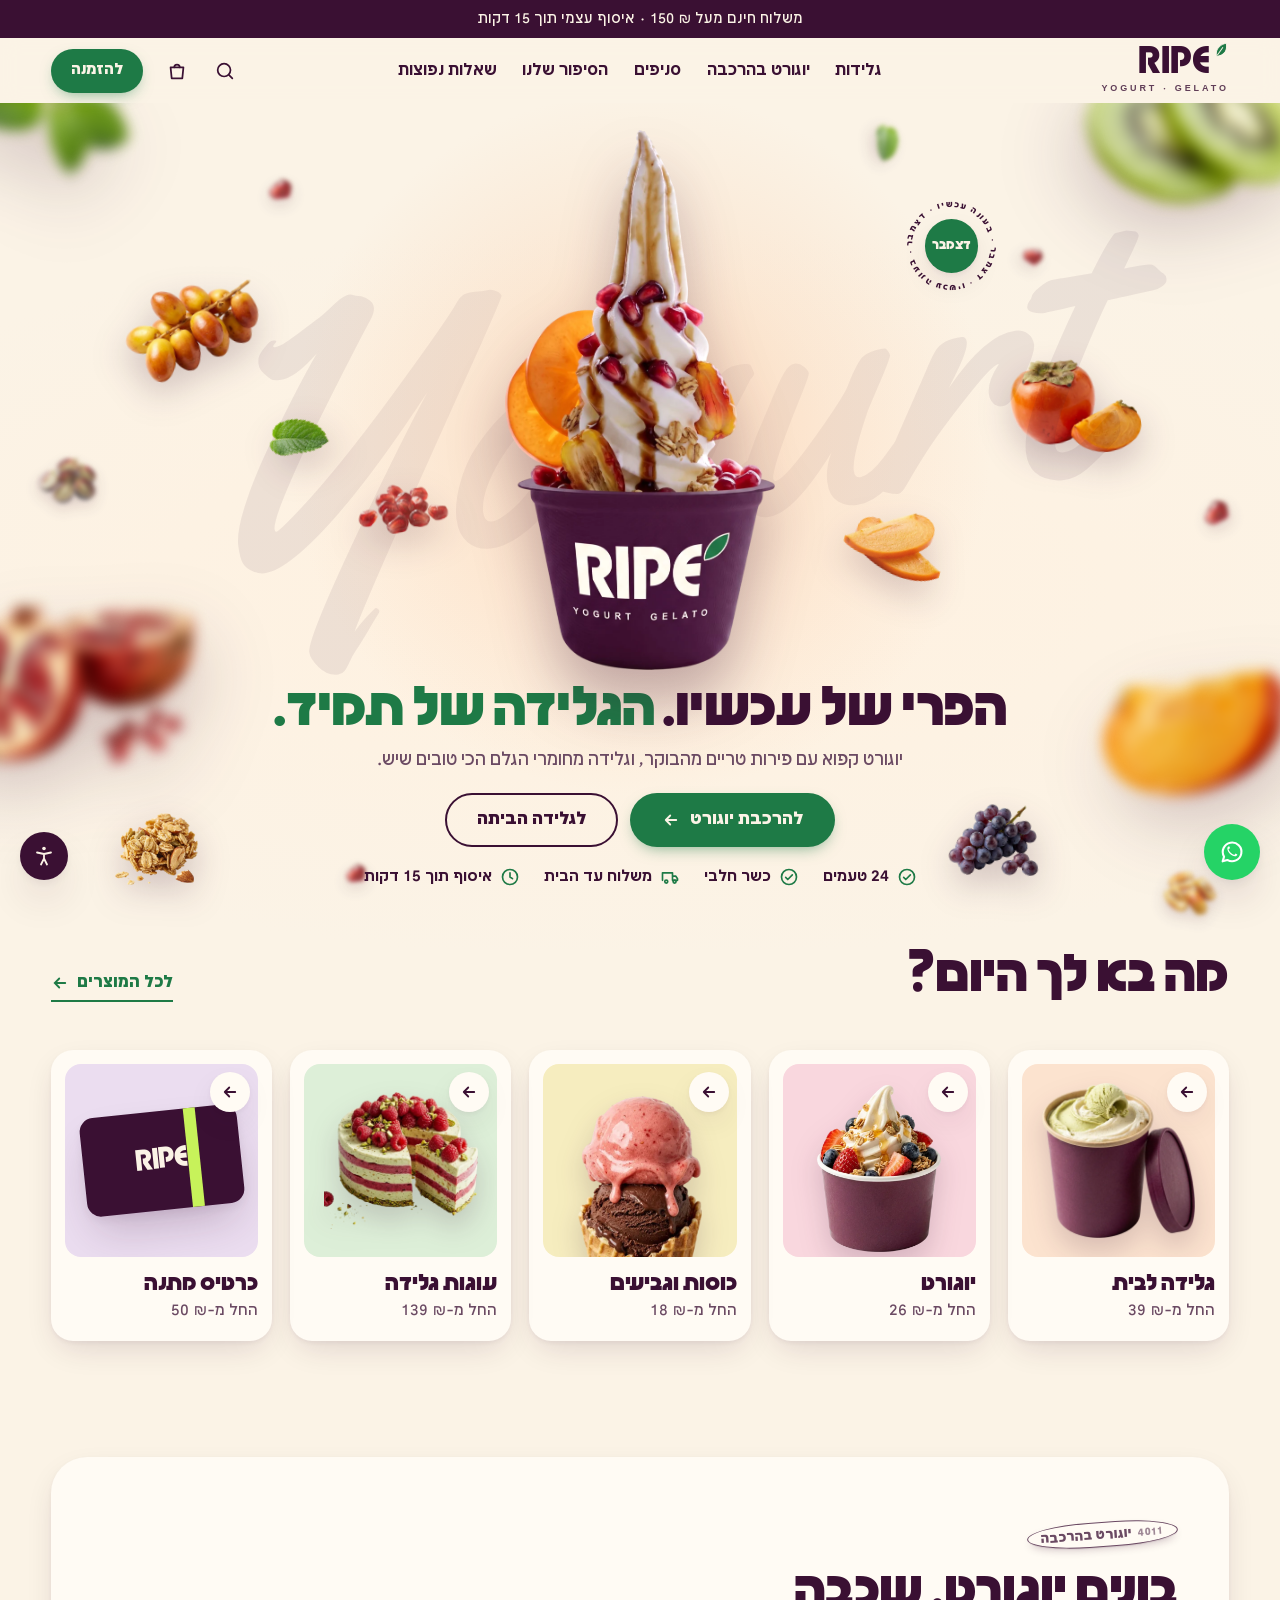
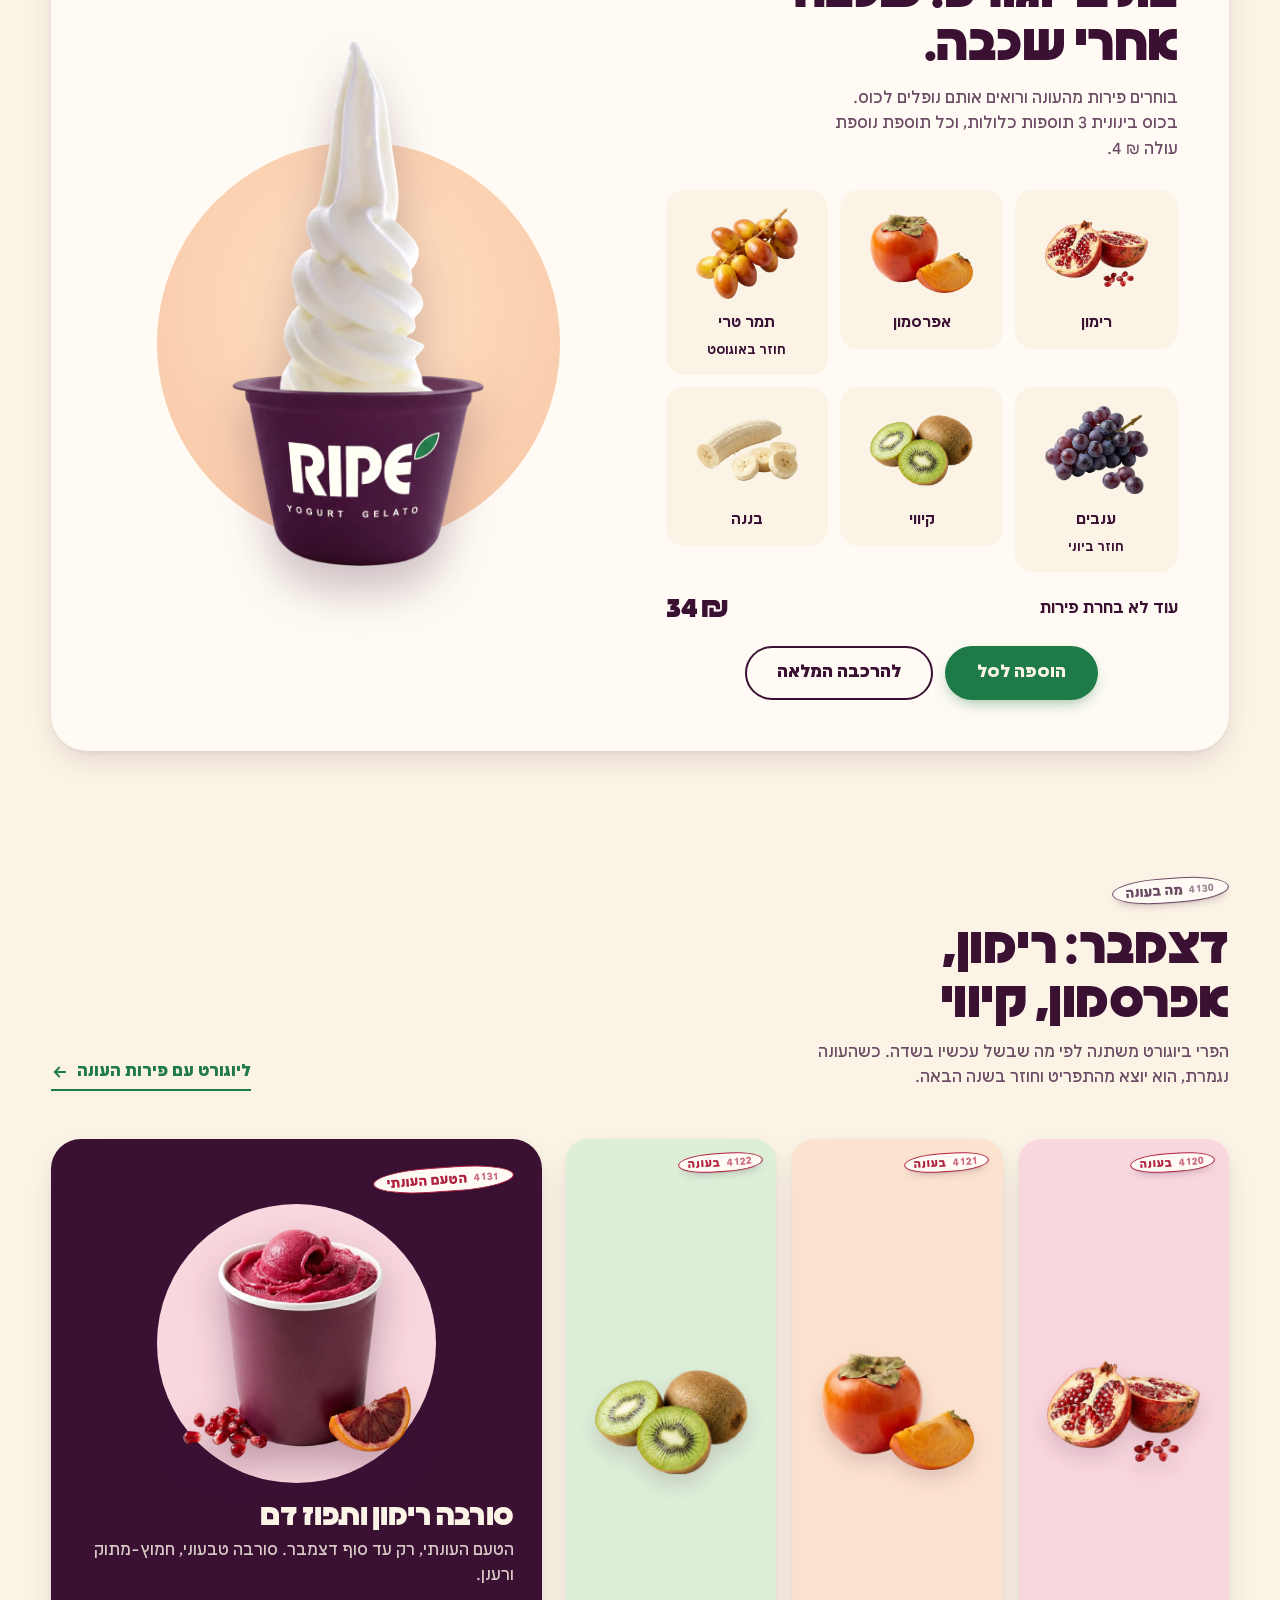
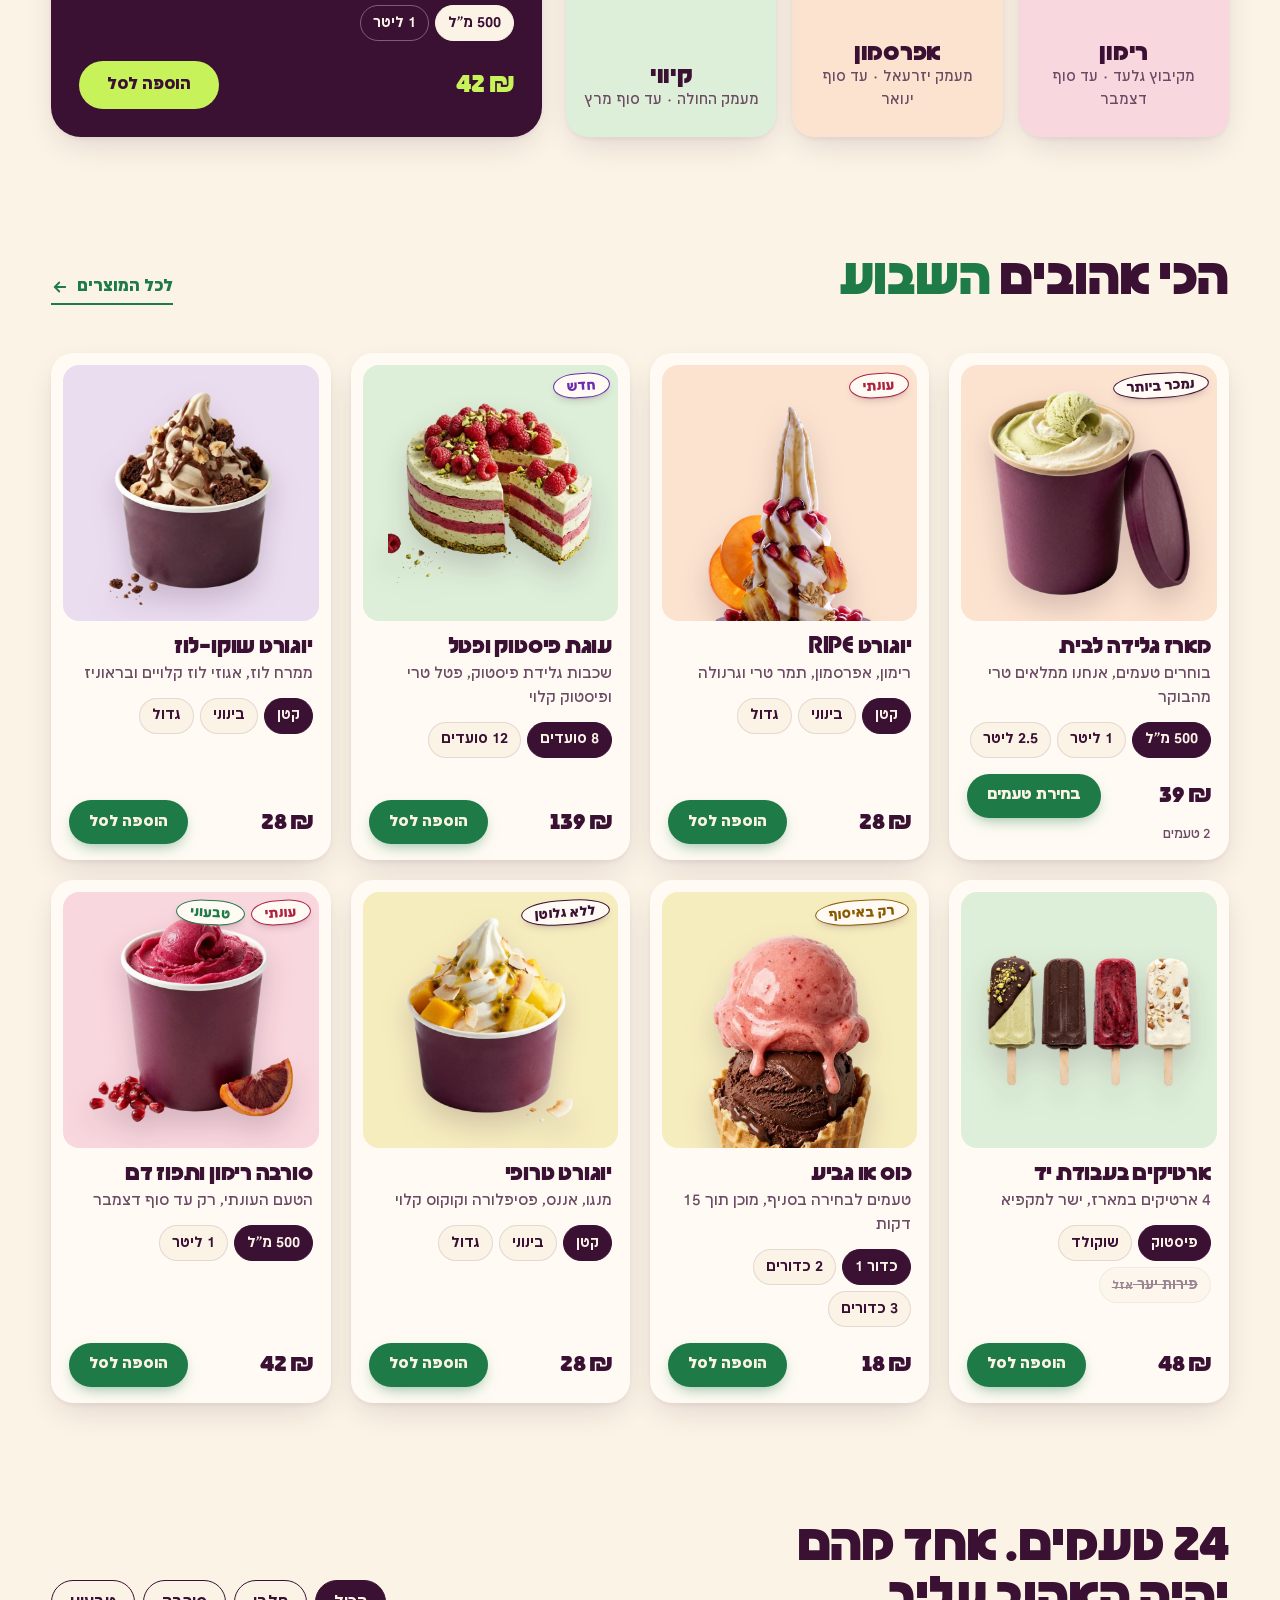
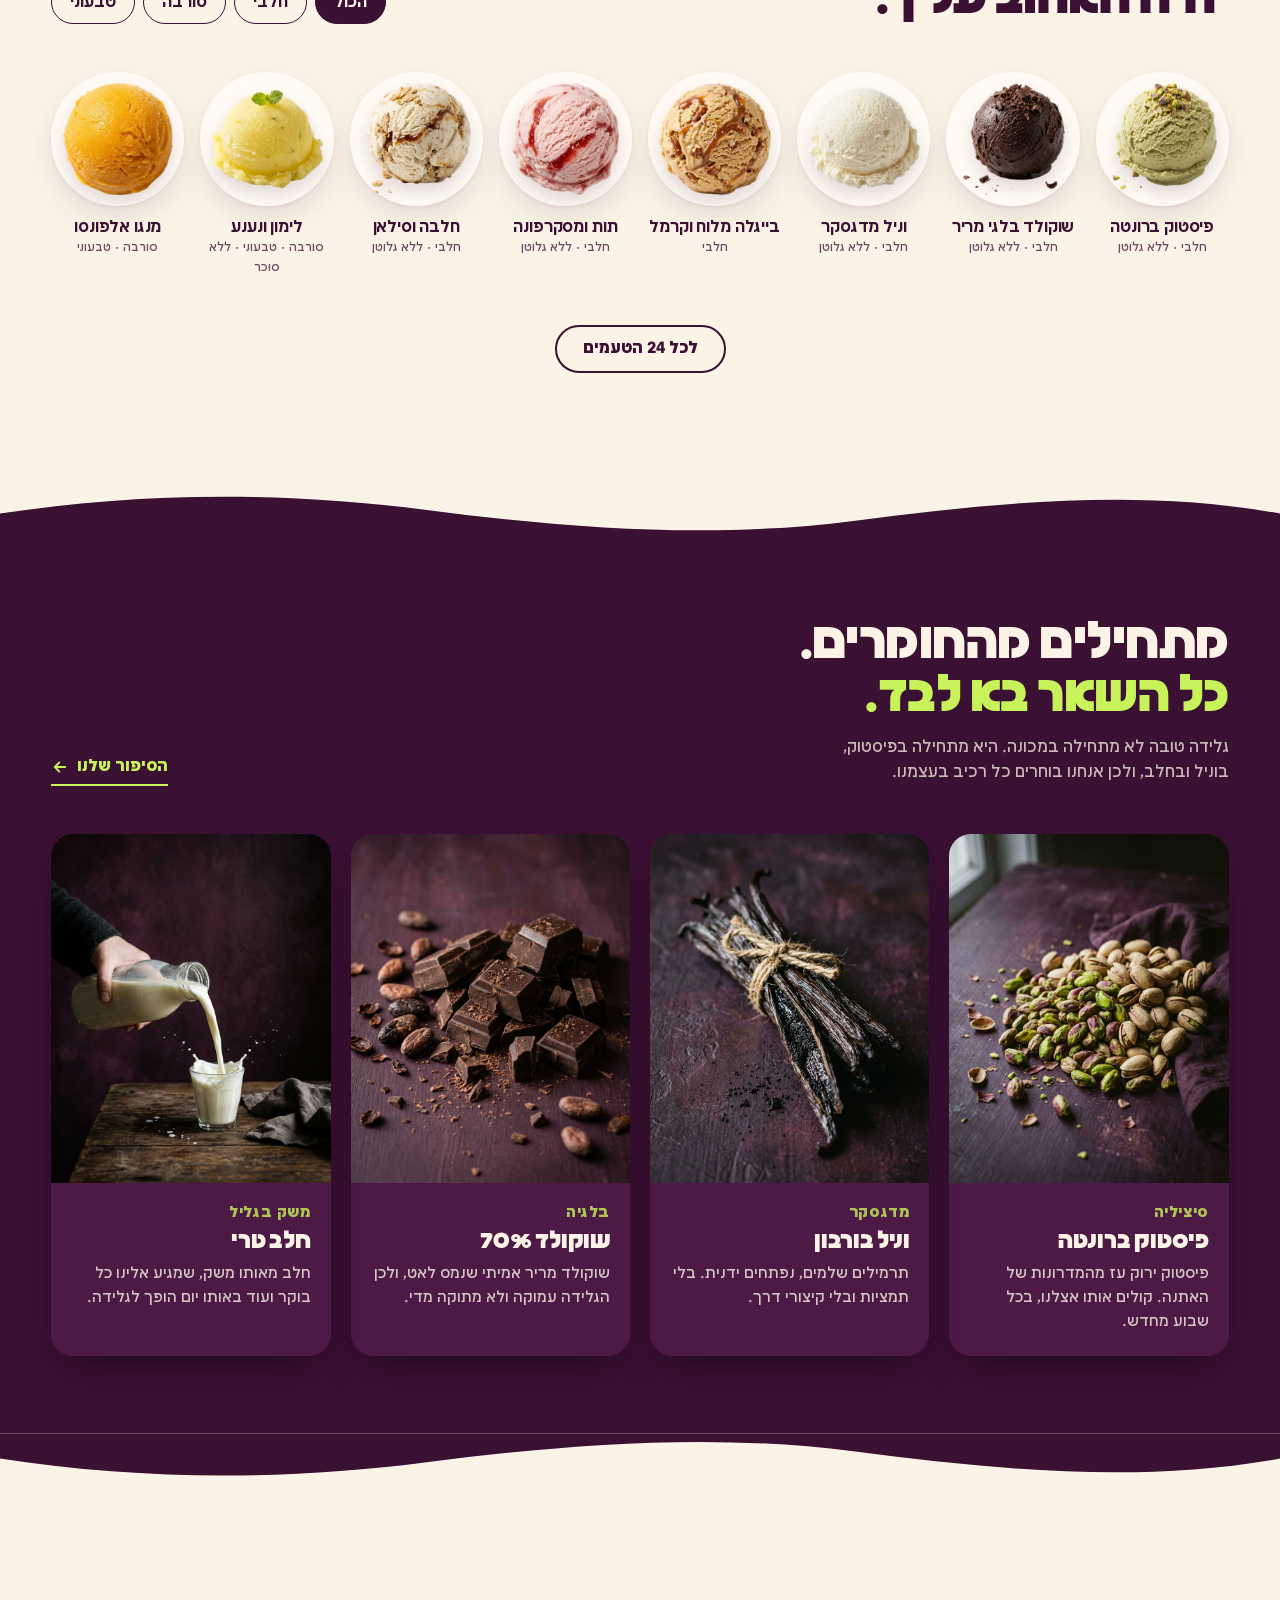
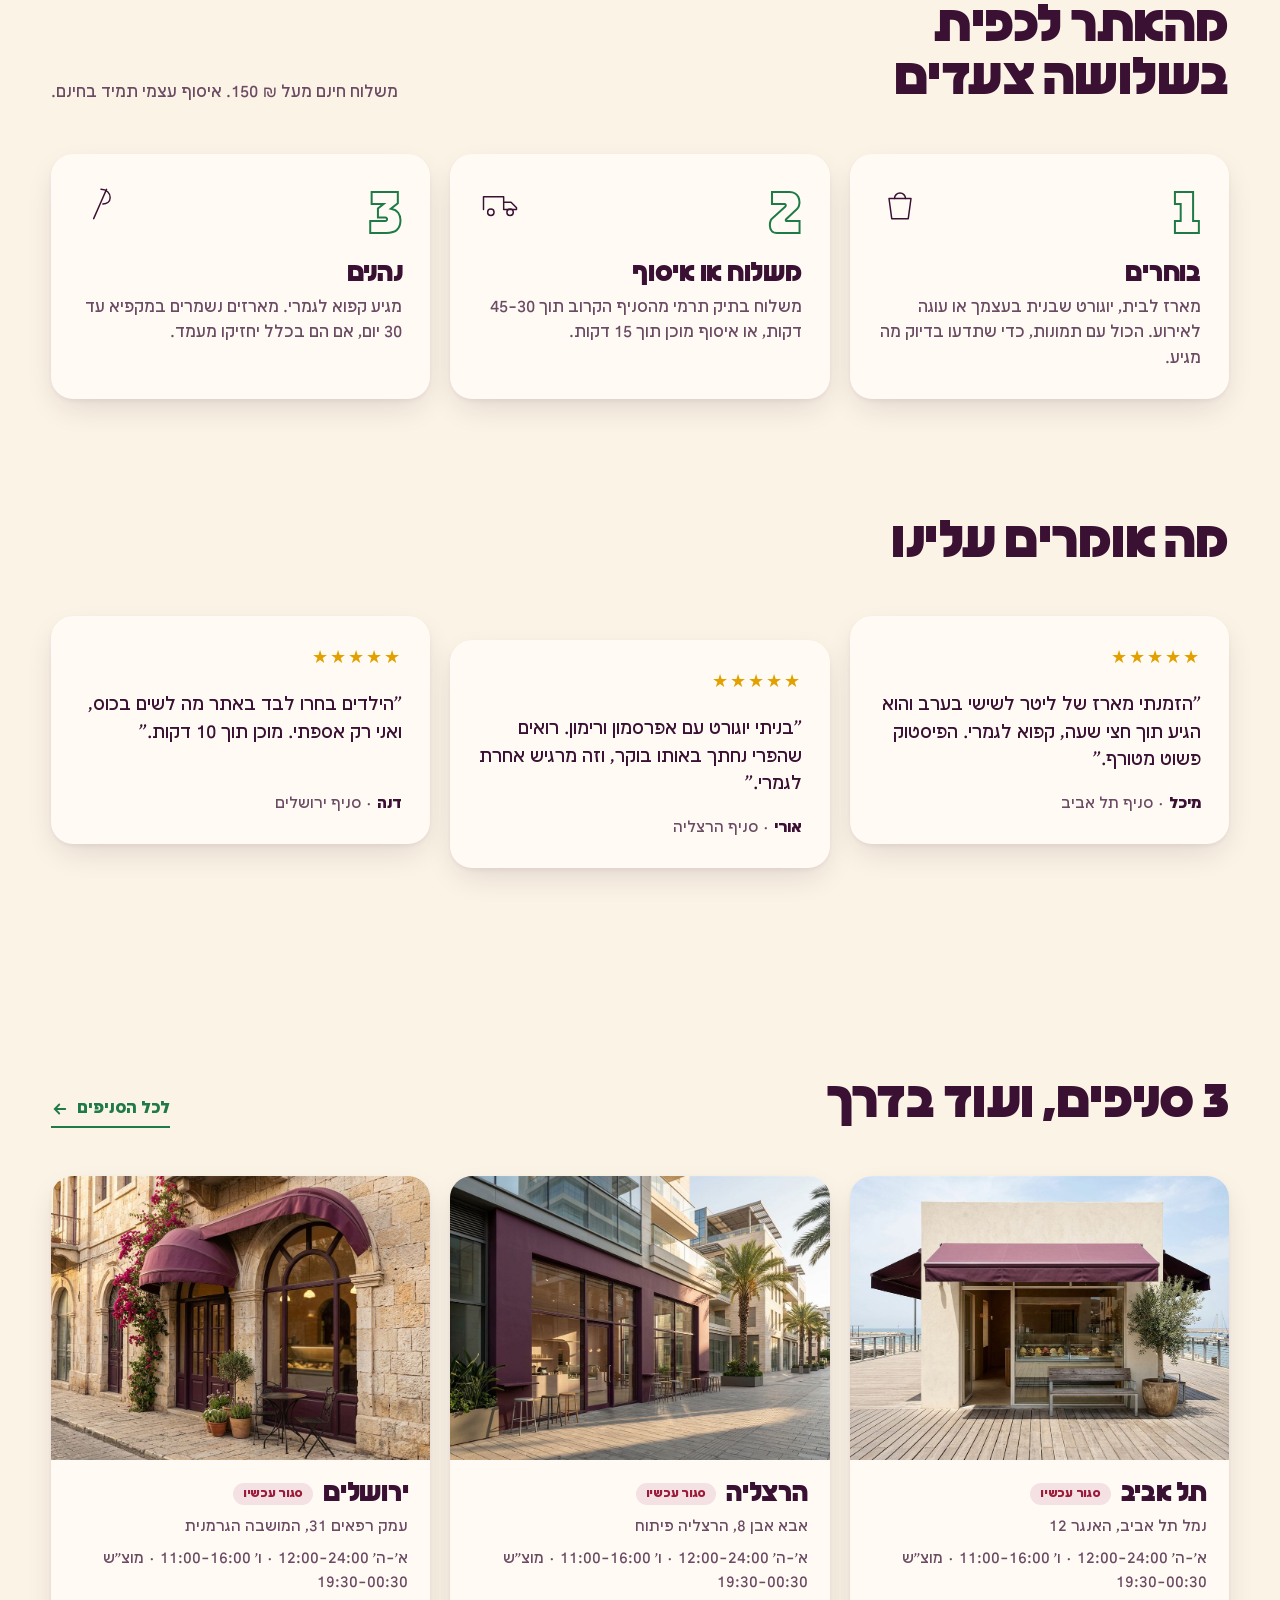
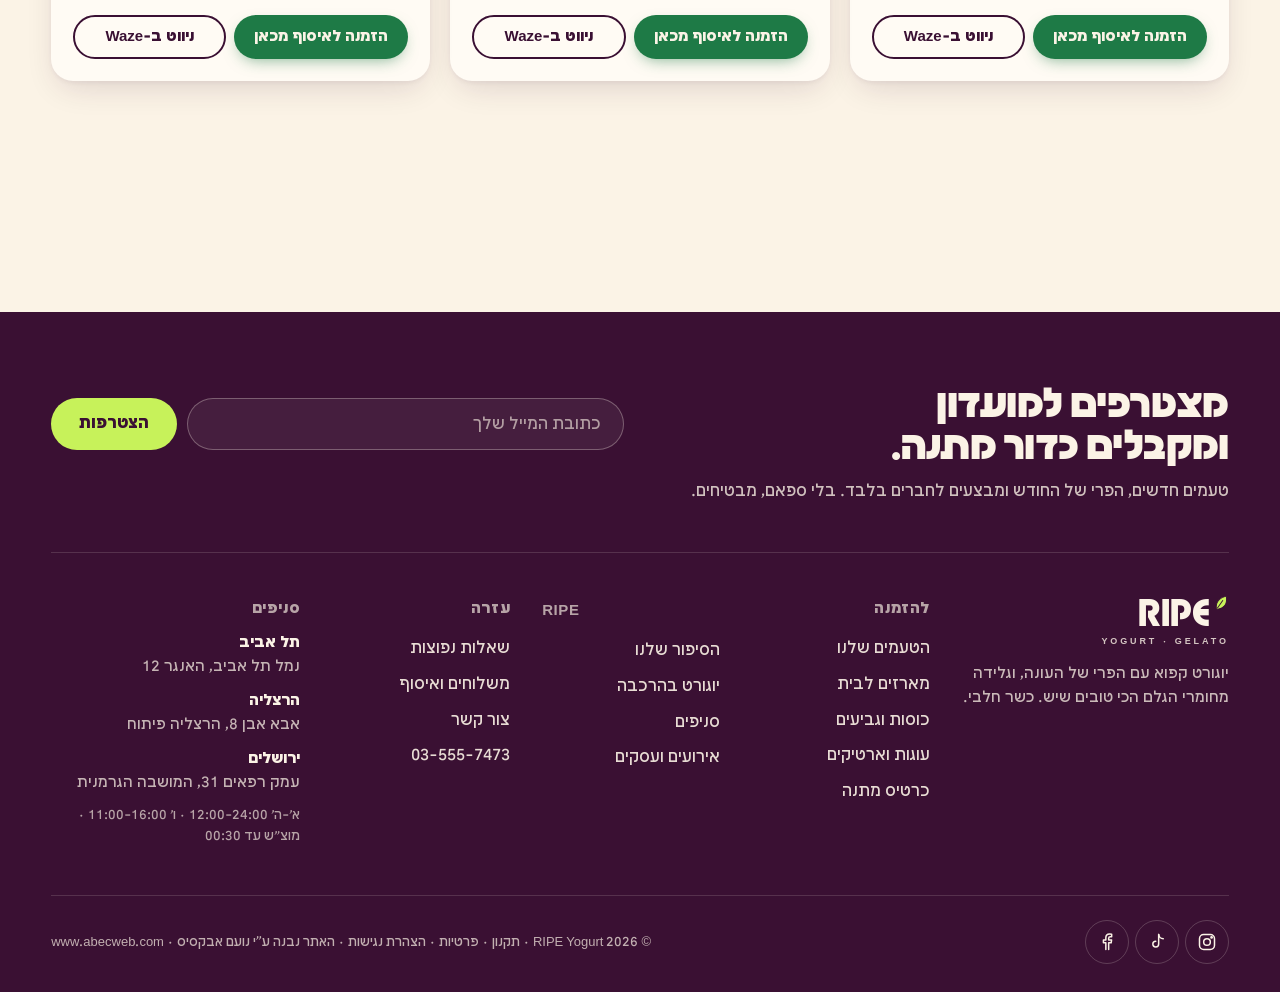
<file: index.html>
<!doctype html>
<html lang="he" dir="rtl">
<head>
  <meta charset="utf-8">
  <meta name="viewport" content="width=device-width, initial-scale=1">
  <title>RIPE Yogurt · יוגורט קפוא עם הפרי של העונה, וגלידה בלי פשרות</title>
  <meta name="description" content="יוגורט קפוא עם פירות טריים של העונה וגלידה מחומרי הגלם הכי טובים. הזמנה אונליין, משלוח מהיר עד הבית או איסוף מהסניף תוך 15 דקות. תל אביב, הרצליה וירושלים.">
  <meta name="theme-color" content="#FBF3E6">
  <link rel="icon" href="data:image/svg+xml,%3Csvg xmlns='http://www.w3.org/2000/svg' viewBox='0 0 20 20'%3E%3Cpath d='M3 17C3 8 9 3 18 3c0 9-5 14-14 14z' fill='%231E7A46'/%3E%3C/svg%3E">
  <link rel="preload" href="fonts/Reisinger-Michal-Bold.woff2" as="font" type="font/woff2" crossorigin>
  <link rel="preload" href="fonts/FbTubic-Sans-Regular.woff2" as="font" type="font/woff2" crossorigin>
  <link rel="preconnect" href="https://fonts.googleapis.com">
  <link rel="preconnect" href="https://fonts.gstatic.com" crossorigin>
  <link rel="stylesheet" href="https://fonts.googleapis.com/css2?family=Yellowtail&display=swap&text=Yogurt">
  <link rel="stylesheet" href="css/styles.css?v=18">
</head>
<body>
<main id="main">

  <!-- 1 · hero: centred stack over a giant ghost word, fruit scattered in three depth layers -->
  <section class="hero" aria-labelledby="hero-title">
    <div class="hero__fruits" data-hero-fruits aria-hidden="true"></div>
    <div class="wrap hero__in">
      <div class="hero__stage" aria-hidden="true">
        <span class="hero__ghost" lang="en" dir="ltr" data-depth="ghost">Yogurt</span>
        <span class="hero__glow"></span>
        <img class="hero__cup" src="assets/img/hero-ripe.webp" alt="" width="601" height="1200" fetchpriority="high">
        <!-- ltr on purpose: Chrome drops rtl text on a textPath; the Hebrew runs still read right to left -->
        <div class="dial">
          <svg viewBox="0 0 120 120"><defs><path id="dial-path" d="M60,60 m-46,0 a46,46 0 1,1 92,0 a46,46 0 1,1 -92,0"/></defs><text direction="ltr" style="direction:ltr;font-size:9.5px"><textPath href="#dial-path" textLength="286" lengthAdjust="spacing" data-dial-text>בעונה עכשיו · בעונה עכשיו · בעונה עכשיו ·</textPath></text></svg>
          <span class="dial__core" data-month>אוקטובר</span>
        </div>
      </div>

      <h1 id="hero-title" class="hero__title">הפרי של עכשיו. <span class="l2">הגלידה של תמיד.</span></h1>
      <p class="hero__lead">יוגורט קפוא עם פירות טריים מהבוקר, וגלידה מחומרי הגלם הכי טובים שיש.</p>
      <div class="hero__ctas">
        <a class="btn btn--primary" href="build.html">להרכבת יוגורט <svg class="arrow" viewBox="0 0 24 24" aria-hidden="true"><path d="M19 12H5M11 6l-6 6 6 6"/></svg></a>
        <a class="btn btn--ghost" href="ice-cream.html#packs">לגלידה הביתה</a>
      </div>
      <ul class="trust">
        <li><svg viewBox="0 0 24 24" aria-hidden="true"><circle cx="12" cy="12" r="9"/><path d="M8 12.5l2.5 2.5L16 9.5"/></svg>24 טעמים</li>
        <li><svg viewBox="0 0 24 24" aria-hidden="true"><circle cx="12" cy="12" r="9"/><path d="M8 12.5l2.5 2.5L16 9.5"/></svg>כשר חלבי</li>
        <li><svg viewBox="0 0 24 24" aria-hidden="true"><path d="M3 16V7h12v9M15 11h4l2 3v2h-6"/><circle cx="7.5" cy="17.5" r="1.8"/><circle cx="17.5" cy="17.5" r="1.8"/></svg>משלוח עד הבית</li>
        <li><svg viewBox="0 0 24 24" aria-hidden="true"><circle cx="12" cy="12" r="9"/><path d="M12 7v5l3 2"/></svg>איסוף תוך 15 דקות</li>
      </ul>
    </div>
  </section>

  <!-- 2 · categories -->
  <section class="section" style="padding-block-start:0" aria-labelledby="cats-title">
    <div class="wrap">
      <div class="shead">
        <h2 id="cats-title" class="shead__title">מה בא לך היום?</h2>
        <a class="link-arrow" href="ice-cream.html">לכל המוצרים <svg class="arrow" width="18" height="18" viewBox="0 0 24 24" fill="none" stroke="currentColor" stroke-width="2.4" stroke-linecap="round" aria-hidden="true"><path d="M19 12H5M11 6l-6 6 6 6"/></svg></a>
      </div>
      <div class="cats" data-cats></div>
    </div>
  </section>

  <!-- 3 · mini builder -->
  <section class="section" style="padding-block-start:0" aria-labelledby="builder-title">
    <div class="wrap">
      <div class="builder" data-reveal>
        <div class="builder__text">
          <p class="sticker sticker--leaf shead__label"><b>4011</b> יוגורט בהרכבה</p>
          <h2 id="builder-title">בונים יוגורט. שכבה אחרי שכבה.</h2>
          <p>בוחרים פירות מהעונה ורואים אותם נופלים לכוס. בכוס בינונית 3 תוספות כלולות, וכל תוספת נוספת עולה <bdi>4 ₪</bdi>.</p>
          <ul class="fruit-picker" data-picker aria-label="בחירת פירות ליוגורט"></ul>
          <div class="builder__meta">
            <p class="builder__count" data-picked aria-live="polite">עוד לא בחרת פירות</p>
            <bdi class="builder__price" data-mini-price>34 ₪</bdi>
          </div>
          <div class="hero__ctas" style="margin-block-start:20px">
            <button type="button" class="btn btn--primary" data-mini-add>הוספה לסל</button>
            <a class="btn btn--ghost" href="build.html" data-mini-full>להרכבה המלאה</a>
          </div>
        </div>
        <div class="cup" aria-hidden="true">
          <div class="cup__plate"></div>
          <div class="cup__stack">
            <img class="cup__photo" src="assets/img/build-cup.webp" alt="" width="525" height="1100" loading="lazy">
            <div class="cup__drops" data-drops></div>
          </div>
        </div>
      </div>
    </div>
  </section>

  <!-- 4 · in season -->
  <section class="section" style="padding-block-start:0" aria-labelledby="season-title">
    <div class="wrap">
      <div class="shead">
        <div>
          <p class="sticker sticker--season shead__label"><b>4130</b> מה בעונה</p>
          <h2 id="season-title" class="shead__title" data-season-title>אוקטובר: רימונים, אפרסמון ותמרים טריים</h2>
          <p>הפרי ביוגורט משתנה לפי מה שבשל עכשיו בשדה. כשהעונה נגמרת, הוא יוצא מהתפריט וחוזר בשנה הבאה.</p>
        </div>
        <a class="link-arrow" href="build.html">ליוגורט עם פירות העונה <svg width="18" height="18" viewBox="0 0 24 24" fill="none" stroke="currentColor" stroke-width="2.4" stroke-linecap="round" aria-hidden="true"><path d="M19 12H5M11 6l-6 6 6 6"/></svg></a>
      </div>
      <div class="season">
        <div class="fruits-row" data-fruits></div>
        <article class="feature" data-feature data-reveal></article>
      </div>
    </div>
  </section>

  <!-- 5 · best sellers -->
  <section class="section" style="padding-block-start:0" aria-labelledby="best-title">
    <div class="wrap">
      <div class="shead">
        <h2 id="best-title" class="shead__title">הכי אהובים <em>השבוע</em></h2>
        <a class="link-arrow" href="ice-cream.html">לכל המוצרים <svg width="18" height="18" viewBox="0 0 24 24" fill="none" stroke="currentColor" stroke-width="2.4" stroke-linecap="round" aria-hidden="true"><path d="M19 12H5M11 6l-6 6 6 6"/></svg></a>
      </div>
      <div class="grid-products" data-best></div>
    </div>
  </section>

  <!-- 6 · flavours -->
  <section class="section" style="padding-block-start:0" aria-labelledby="flav-title">
    <div class="wrap">
      <div class="shead">
        <div>
          <h2 id="flav-title" class="shead__title">24 טעמים. אחד מהם יהיה האהוב עליך.</h2>
        </div>
        <div class="chips" role="group" aria-label="סינון טעמים" data-chips>
          <button class="chip" aria-pressed="true" data-f="all">הכול</button>
          <button class="chip" aria-pressed="false" data-f="milk">חלבי</button>
          <button class="chip" aria-pressed="false" data-f="sorbet">סורבה</button>
          <button class="chip" aria-pressed="false" data-f="טבעוני">טבעוני</button>
        </div>
      </div>
      <ul class="scoops" data-scoops></ul>
      <p style="margin-block-start:var(--sp-group);text-align:center"><a class="btn btn--ghost" href="ice-cream.html#flavours">לכל 24 הטעמים</a></p>
    </div>
  </section>

  <!-- 7 · ingredients (dark) -->
  <svg class="wave" viewBox="0 0 1440 56" preserveAspectRatio="none" aria-hidden="true"><path d="M0 56V28C160 4 320 4 480 24s320 32 480 12 320-36 480-8v28z" fill="#3A1033"/></svg>
  <section class="section dark" aria-labelledby="ing-title" style="padding-block:clamp(48px,6vw,88px)">
    <div class="wrap">
      <div class="shead">
        <div>
          <h2 id="ing-title" class="shead__title">מתחילים מהחומרים. <em>כל השאר בא לבד.</em></h2>
          <p>גלידה טובה לא מתחילה במכונה. היא מתחילה בפיסטוק, בוניל ובחלב, ולכן אנחנו בוחרים כל רכיב בעצמנו.</p>
        </div>
        <a class="link-arrow" href="about.html">הסיפור שלנו <svg width="18" height="18" viewBox="0 0 24 24" fill="none" stroke="currentColor" stroke-width="2.4" stroke-linecap="round" aria-hidden="true"><path d="M19 12H5M11 6l-6 6 6 6"/></svg></a>
      </div>
      <div class="ingredients" data-ing></div>
    </div>
  </section>
  <svg class="wave" viewBox="0 0 1440 56" preserveAspectRatio="none" aria-hidden="true" style="transform:scaleY(-1)"><path d="M0 56V28C160 4 320 4 480 24s320 32 480 12 320-36 480-8v28z" fill="#3A1033"/></svg>

  <!-- 8 · how to order -->
  <section class="section" aria-labelledby="how-title">
    <div class="wrap">
      <div class="shead">
        <h2 id="how-title" class="shead__title">מהאתר לכפית בשלושה צעדים</h2>
        <p>משלוח חינם מעל <bdi>150 ₪</bdi>. איסוף עצמי תמיד בחינם.</p>
      </div>
      <ol class="steps">
        <li class="step" data-reveal>
          <span class="step__n">1</span>
          <svg viewBox="0 0 48 48" aria-hidden="true"><path d="M12 18h24l-3 22H15z"/><path d="M18 18a6 6 0 0 1 12 0"/></svg>
          <h3>בוחרים</h3><p>מארז לבית, יוגורט שבנית בעצמך או עוגה לאירוע. הכול עם תמונות, כדי שתדעו בדיוק מה מגיע.</p>
        </li>
        <li class="step" data-reveal>
          <span class="step__n">2</span>
          <svg viewBox="0 0 48 48" aria-hidden="true"><path d="M6 30V16h22v14M28 22h8l6 6v2H28"/><circle cx="14" cy="33" r="3.5"/><circle cx="35" cy="33" r="3.5"/></svg>
          <h3>משלוח או איסוף</h3><p>משלוח בתיק תרמי מהסניף הקרוב תוך 30–45 דקות, או איסוף מוכן תוך 15 דקות.</p>
        </li>
        <li class="step" data-reveal>
          <span class="step__n">3</span>
          <svg viewBox="0 0 48 48" aria-hidden="true"><path d="M30 8l-14 32M24 8c6 0 10 4 10 9s-4 7-8 7"/></svg>
          <h3>נהנים</h3><p>מגיע קפוא לגמרי. מארזים נשמרים במקפיא עד 30 יום, אם הם בכלל יחזיקו מעמד.</p>
        </li>
      </ol>
    </div>
  </section>

  <!-- 9 · reviews -->
  <section class="section" style="padding-block-start:0" aria-labelledby="rev-title">
    <div class="wrap">
      <div class="shead"><h2 id="rev-title" class="shead__title">מה אומרים עלינו</h2></div>
      <div class="reviews" data-reviews></div>
    </div>
  </section>

  <!-- 10 · branches -->
  <section class="section" aria-labelledby="br-title">
    <div class="wrap">
      <div class="shead">
        <h2 id="br-title" class="shead__title">3 סניפים, ועוד בדרך</h2>
        <a class="link-arrow" href="branches.html">לכל הסניפים <svg width="18" height="18" viewBox="0 0 24 24" fill="none" stroke="currentColor" stroke-width="2.4" stroke-linecap="round" aria-hidden="true"><path d="M19 12H5M11 6l-6 6 6 6"/></svg></a>
      </div>
      <div class="branches" data-branches></div>
    </div>
  </section>

</main>
<script type="module" src="js/home.js?v=17"></script>
</body>
</html>
</file>
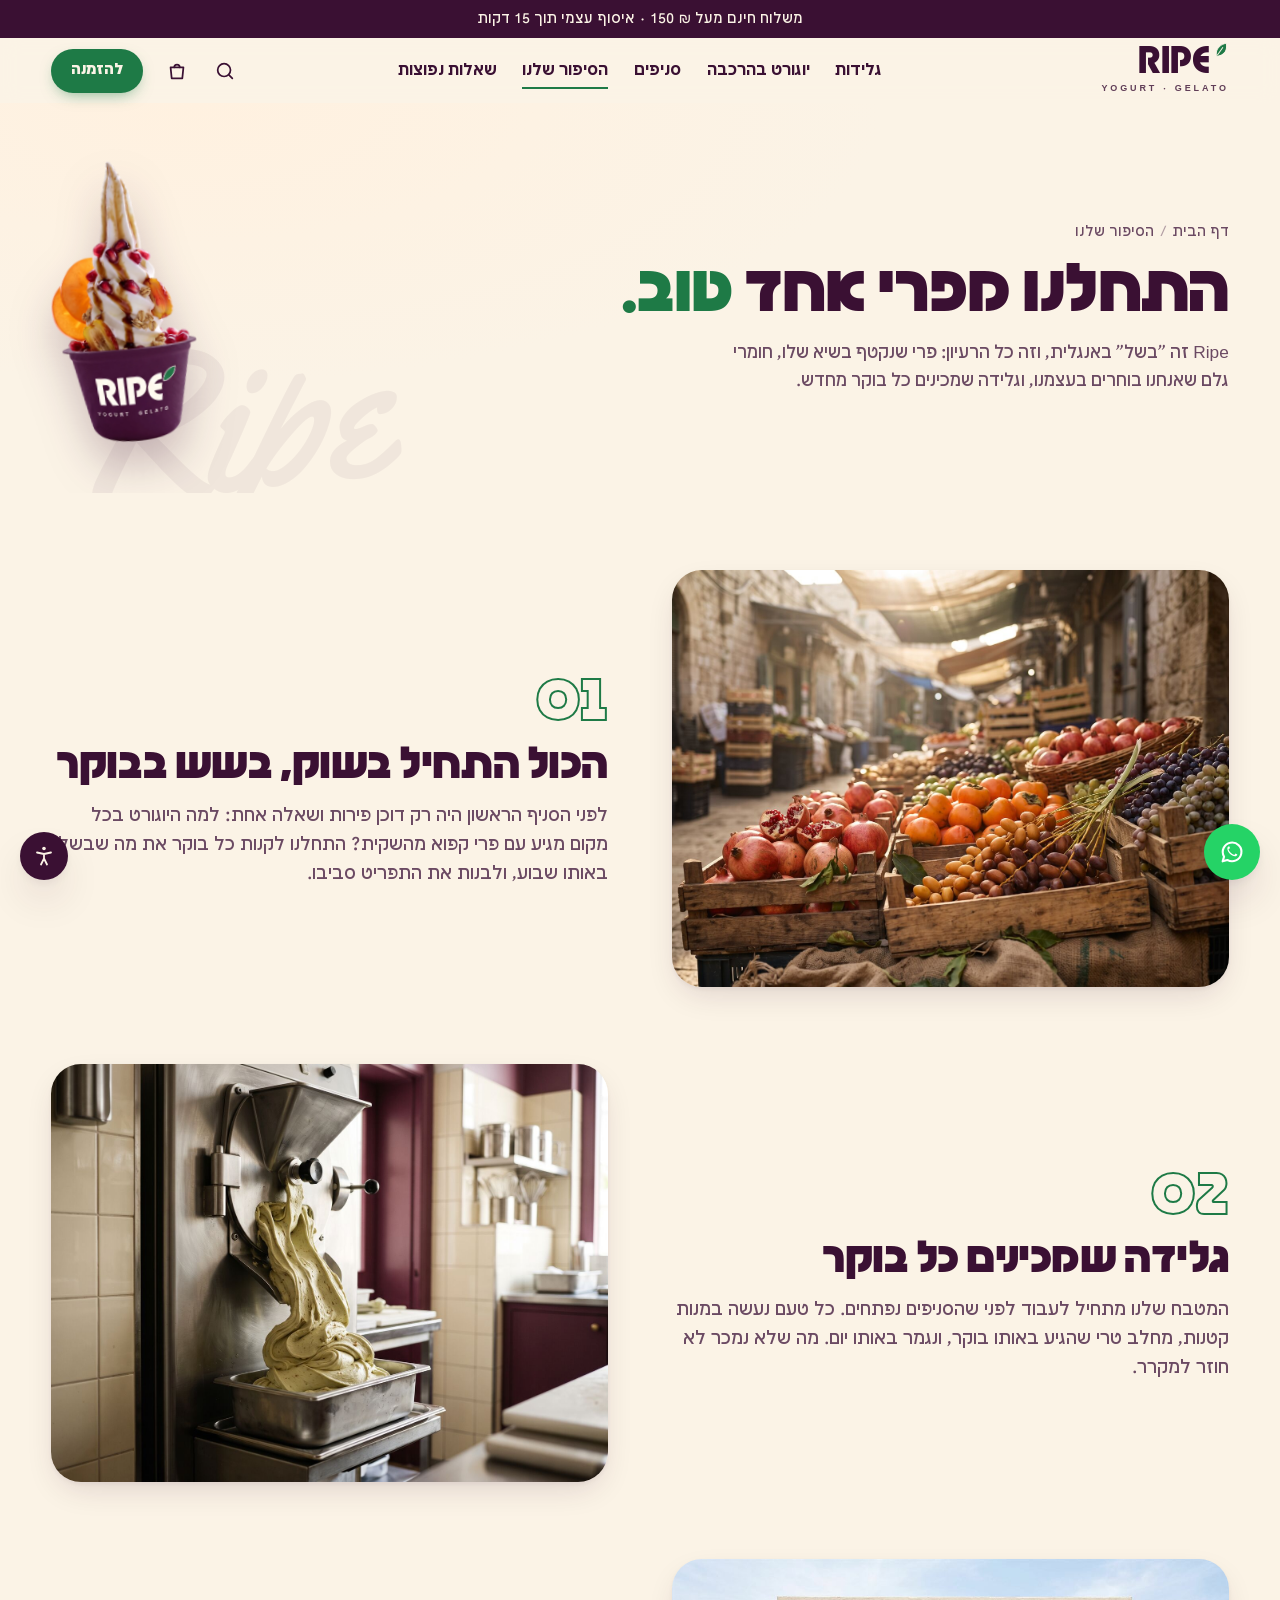
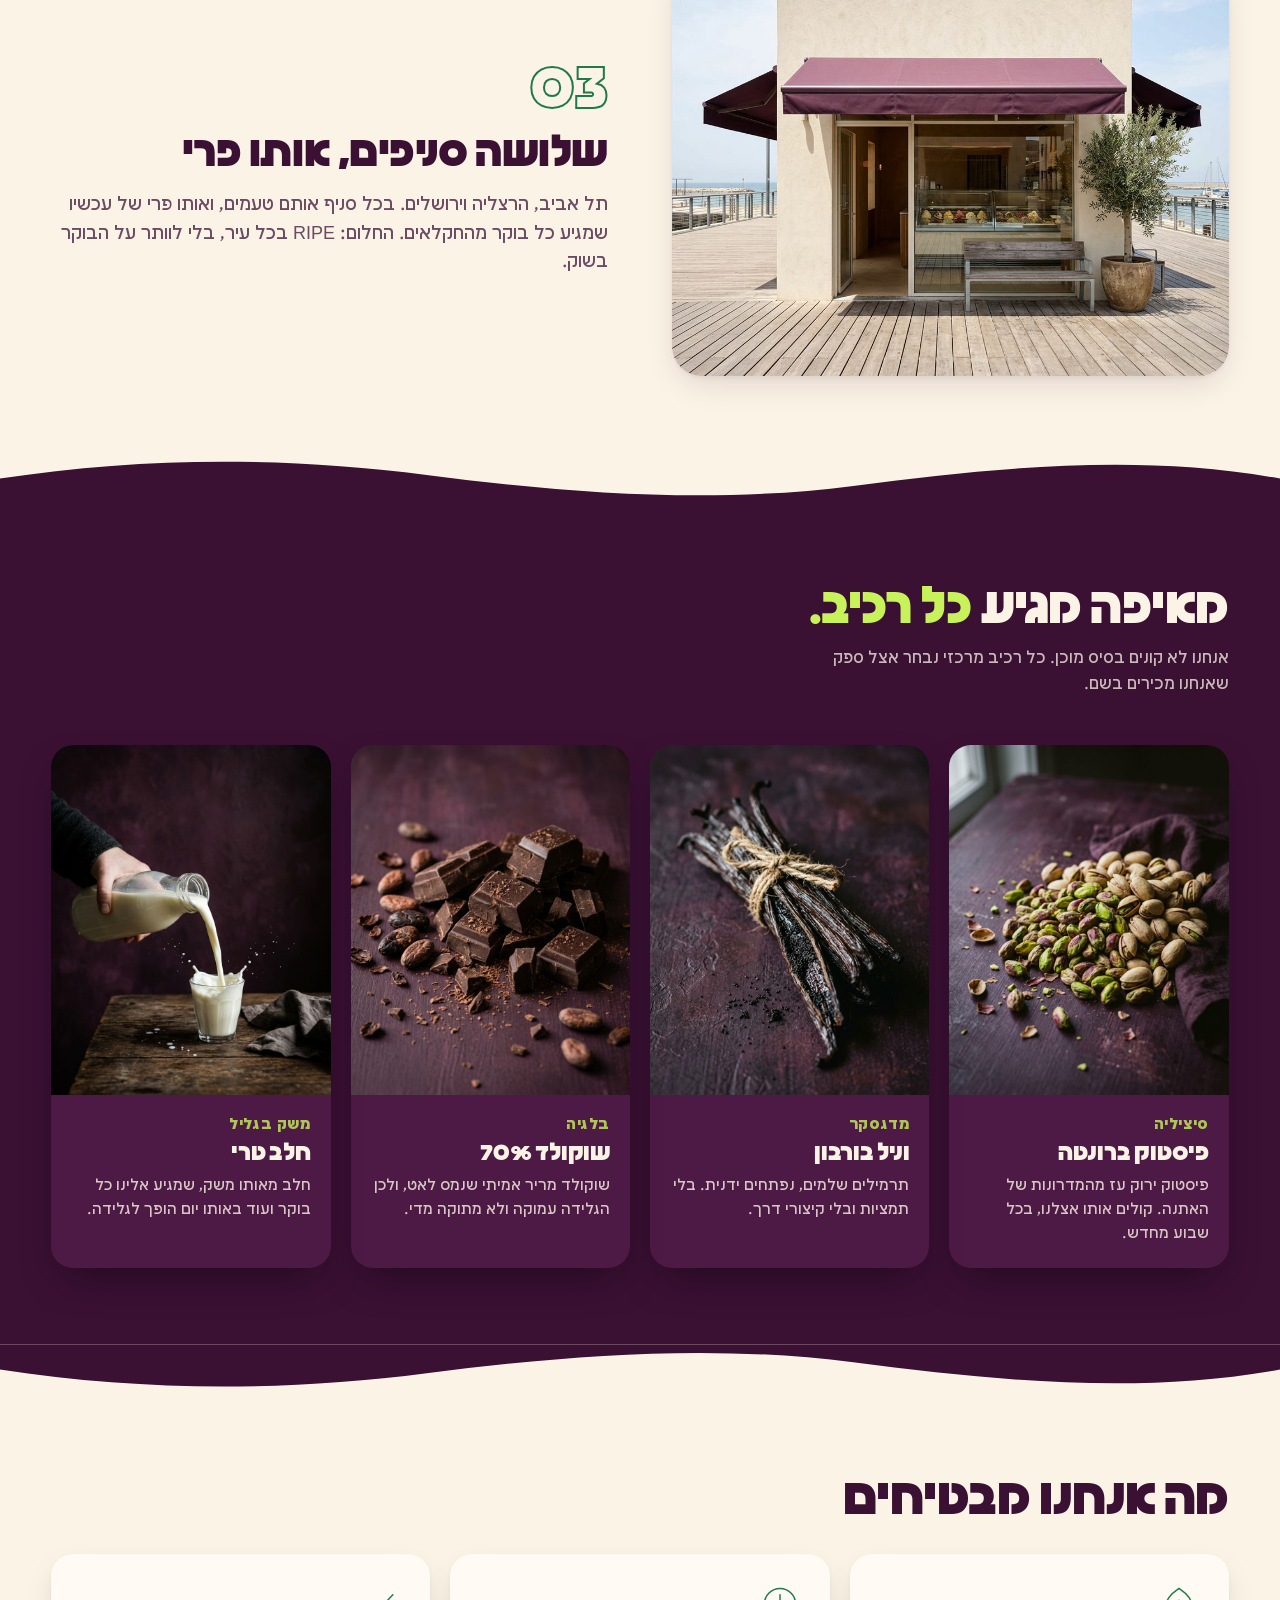
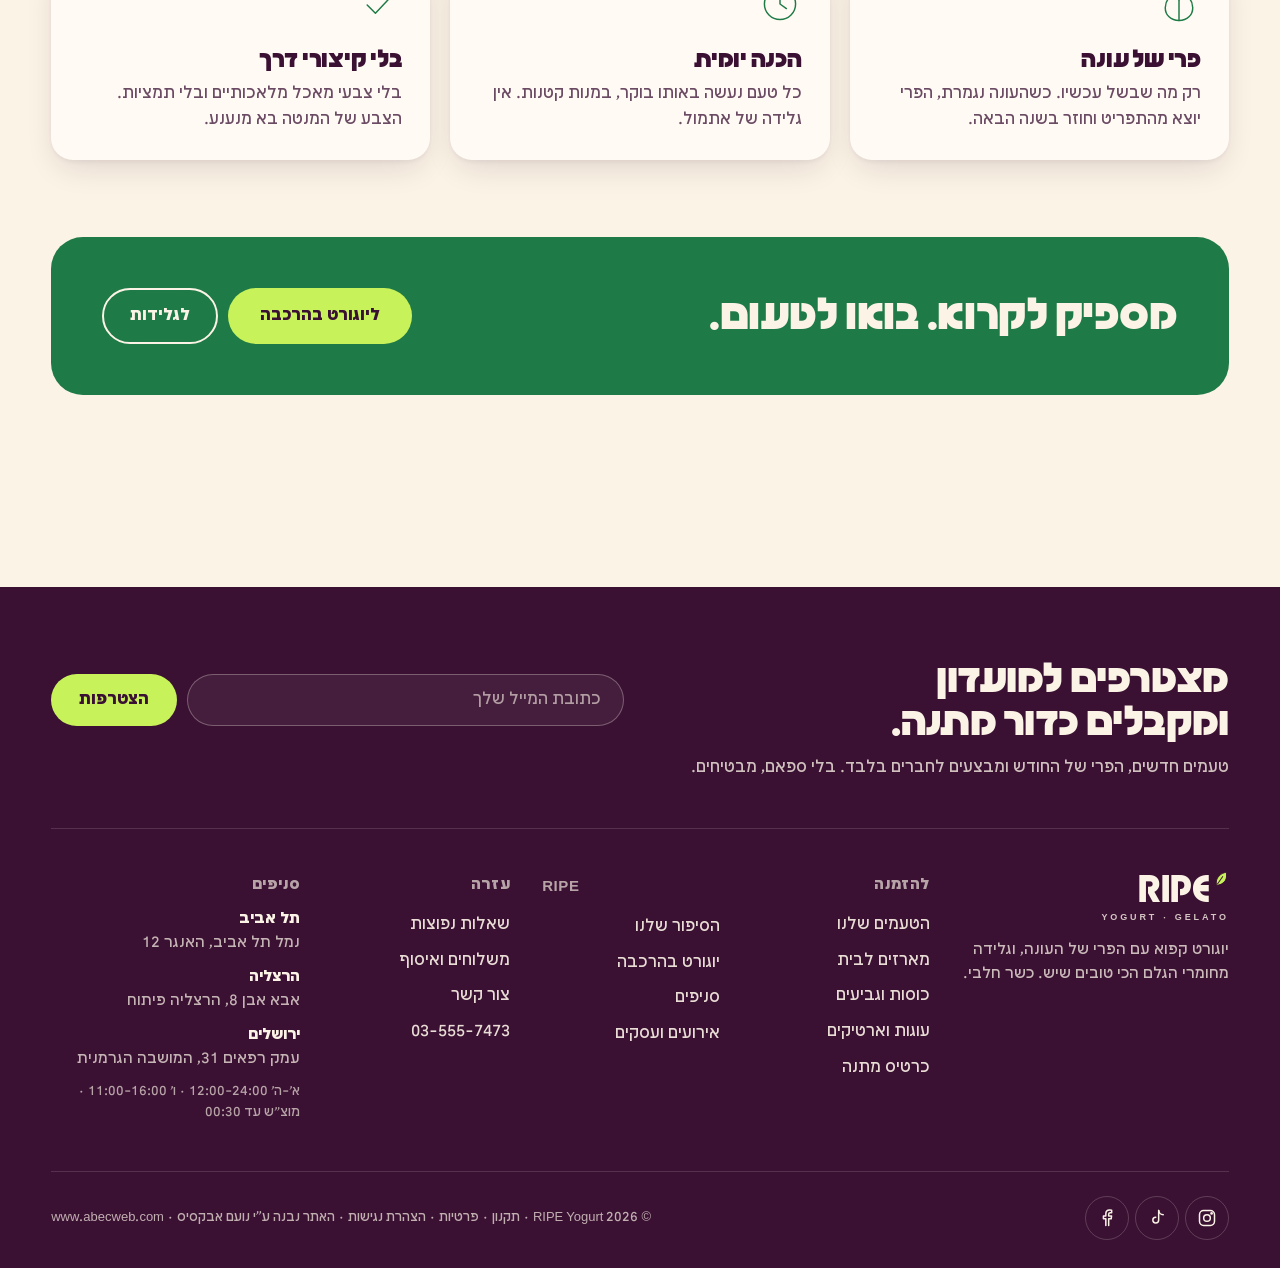
<file: about.html>
<!doctype html>
<html lang="he" dir="rtl">
<head>
  <meta charset="utf-8">
  <meta name="viewport" content="width=device-width, initial-scale=1">
  <title>הסיפור שלנו · RIPE Yogurt</title>
  <meta name="description" content="RIPE התחילה מדוכן פירות בשוק ומפרי אחד טוב. היום: יוגורט קפוא עם הפרי של העונה, וגלידה שמכינים כל בוקר מחומרי הגלם הכי טובים.">
  <meta name="theme-color" content="#FBF3E6">
  <link rel="icon" href="data:image/svg+xml,%3Csvg xmlns='http://www.w3.org/2000/svg' viewBox='0 0 20 20'%3E%3Cpath d='M3 17C3 8 9 3 18 3c0 9-5 14-14 14z' fill='%231E7A46'/%3E%3C/svg%3E">
  <link rel="preload" href="fonts/Reisinger-Michal-Bold.woff2" as="font" type="font/woff2" crossorigin>
  <link rel="preconnect" href="https://fonts.gstatic.com" crossorigin>
  <link rel="stylesheet" href="https://fonts.googleapis.com/css2?family=Yellowtail&display=swap&text=Ripe">
  <link rel="stylesheet" href="css/styles.css?v=18">
  <link rel="stylesheet" href="css/pages.css?v=4">
</head>
<body>
<main id="main">
  <header class="phead">
    <span class="phead__ghost" lang="en" dir="ltr" aria-hidden="true">Ripe</span>
    <div class="wrap phead__in">
      <div>
        <ol class="crumbs"><li><a href="index.html">דף הבית</a></li><li aria-current="page">הסיפור שלנו</li></ol>
        <h1>התחלנו מפרי אחד <em>טוב.</em></h1>
        <p class="phead__lead">Ripe זה "בשל" באנגלית, וזה כל הרעיון: פרי שנקטף בשיא שלו, חומרי גלם שאנחנו בוחרים בעצמנו, וגלידה שמכינים כל בוקר מחדש.</p>
      </div>
      <img class="phead__art" src="assets/img/hero-ripe.webp" alt="" width="601" height="1200" style="width:clamp(110px,11vw,170px)">
    </div>
  </header>

  <section class="block" aria-label="הסיפור">
    <div class="wrap">
      <div class="zig" data-reveal>
        <div class="zig__media"><img src="assets/img/a-market.jpg" alt="ארגזי רימונים, אפרסמון ותמרים בדוכן בשוק עם שחר" width="1400" height="1045" loading="lazy"></div>
        <div><span class="zig__num">01</span><h2>הכול התחיל בשוק, בשש בבוקר</h2><p>לפני הסניף הראשון היה רק דוכן פירות ושאלה אחת: למה היוגורט בכל מקום מגיע עם פרי קפוא מהשקית? התחלנו לקנות כל בוקר את מה שבשל באותו שבוע, ולבנות את התפריט סביבו.</p></div>
      </div>
      <div class="zig" data-reveal>
        <div class="zig__media"><img src="assets/img/a-kitchen.jpg" alt="מכונת גלידה מוציאה גלידת פיסטוק טרייה לתבנית במטבח שלנו" width="1400" height="1045" loading="lazy"></div>
        <div><span class="zig__num">02</span><h2>גלידה שמכינים כל בוקר</h2><p>המטבח שלנו מתחיל לעבוד לפני שהסניפים נפתחים. כל טעם נעשה במנות קטנות, מחלב טרי שהגיע באותו בוקר, ונגמר באותו יום. מה שלא נמכר לא חוזר למקרר.</p></div>
      </div>
      <div class="zig" data-reveal>
        <div class="zig__media"><img src="assets/img/b-telaviv.jpg" alt="סניף RIPE בנמל תל אביב" width="1000" height="747" loading="lazy"></div>
        <div><span class="zig__num">03</span><h2>שלושה סניפים, אותו פרי</h2><p>תל אביב, הרצליה וירושלים. בכל סניף אותם טעמים, ואותו פרי של עכשיו שמגיע כל בוקר מהחקלאים. החלום: RIPE בכל עיר, בלי לוותר על הבוקר בשוק.</p></div>
      </div>
    </div>
  </section>

  <svg class="wave" viewBox="0 0 1440 56" preserveAspectRatio="none" aria-hidden="true"><path d="M0 56V28C160 4 320 4 480 24s320 32 480 12 320-36 480-8v28z" fill="#3A1033"/></svg>
  <section class="section dark" aria-labelledby="ing-t" style="padding-block:clamp(48px,6vw,88px)">
    <div class="wrap">
      <div class="shead"><div><h2 id="ing-t" class="shead__title">מאיפה מגיע <em>כל רכיב.</em></h2><p>אנחנו לא קונים בסיס מוכן. כל רכיב מרכזי נבחר אצל ספק שאנחנו מכירים בשם.</p></div></div>
      <div class="ingredients" data-ing></div>
    </div>
  </section>
  <svg class="wave" viewBox="0 0 1440 56" preserveAspectRatio="none" aria-hidden="true" style="transform:scaleY(-1)"><path d="M0 56V28C160 4 320 4 480 24s320 32 480 12 320-36 480-8v28z" fill="#3A1033"/></svg>

  <section class="block" aria-labelledby="pr-t">
    <div class="wrap">
      <div class="block__head"><h2 id="pr-t">מה אנחנו מבטיחים</h2></div>
      <div class="promises">
        <article class="promise" data-reveal><svg viewBox="0 0 48 48" aria-hidden="true"><path d="M24 42c-9 0-15-6-15-14 0-10 9-17 15-21 6 4 15 11 15 21 0 8-6 14-15 14z"/><path d="M24 42V20"/></svg><h3>פרי של עונה</h3><p>רק מה שבשל עכשיו. כשהעונה נגמרת, הפרי יוצא מהתפריט וחוזר בשנה הבאה.</p></article>
        <article class="promise" data-reveal><svg viewBox="0 0 48 48" aria-hidden="true"><circle cx="24" cy="24" r="17"/><path d="M24 14v10l7 5"/></svg><h3>הכנה יומית</h3><p>כל טעם נעשה באותו בוקר, במנות קטנות. אין גלידה של אתמול.</p></article>
        <article class="promise" data-reveal><svg viewBox="0 0 48 48" aria-hidden="true"><path d="M10 25l9 9 19-20"/></svg><h3>בלי קיצורי דרך</h3><p>בלי צבעי מאכל מלאכותיים ובלי תמציות. הצבע של המנטה בא מנענע.</p></article>
      </div>
    </div>
  </section>

  <section class="block" aria-label="להזמנה" style="padding-block-start:0">
    <div class="wrap"><div class="cta-band" data-reveal><h2>מספיק לקרוא. בואו לטעום.</h2><div style="display:flex;gap:10px;flex-wrap:wrap"><a class="btn btn--lime" href="build.html">ליוגורט בהרכבה</a><a class="btn btn--ghost" style="border-color:var(--cream);color:var(--cream)" href="ice-cream.html">לגלידות</a></div></div></div>
  </section>
</main>
<script type="module">
  import { INGREDIENTS, img } from './js/data.js';
  import { initLayout, reveal } from './js/layout.js?v=6';
  initLayout();
  document.querySelector('[data-ing]').innerHTML = INGREDIENTS.map(i => `
    <article class="ing" data-reveal>
      <div class="ing__media"><img src="${img(i.img)}" alt="${i.name}" width="806" height="1000" loading="lazy"></div>
      <div class="ing__body"><p class="ing__origin">${i.origin}</p><h3>${i.name}</h3><p>${i.text}</p></div>
    </article>`).join('');
  reveal();
</script>
</body>
</html>
</file>
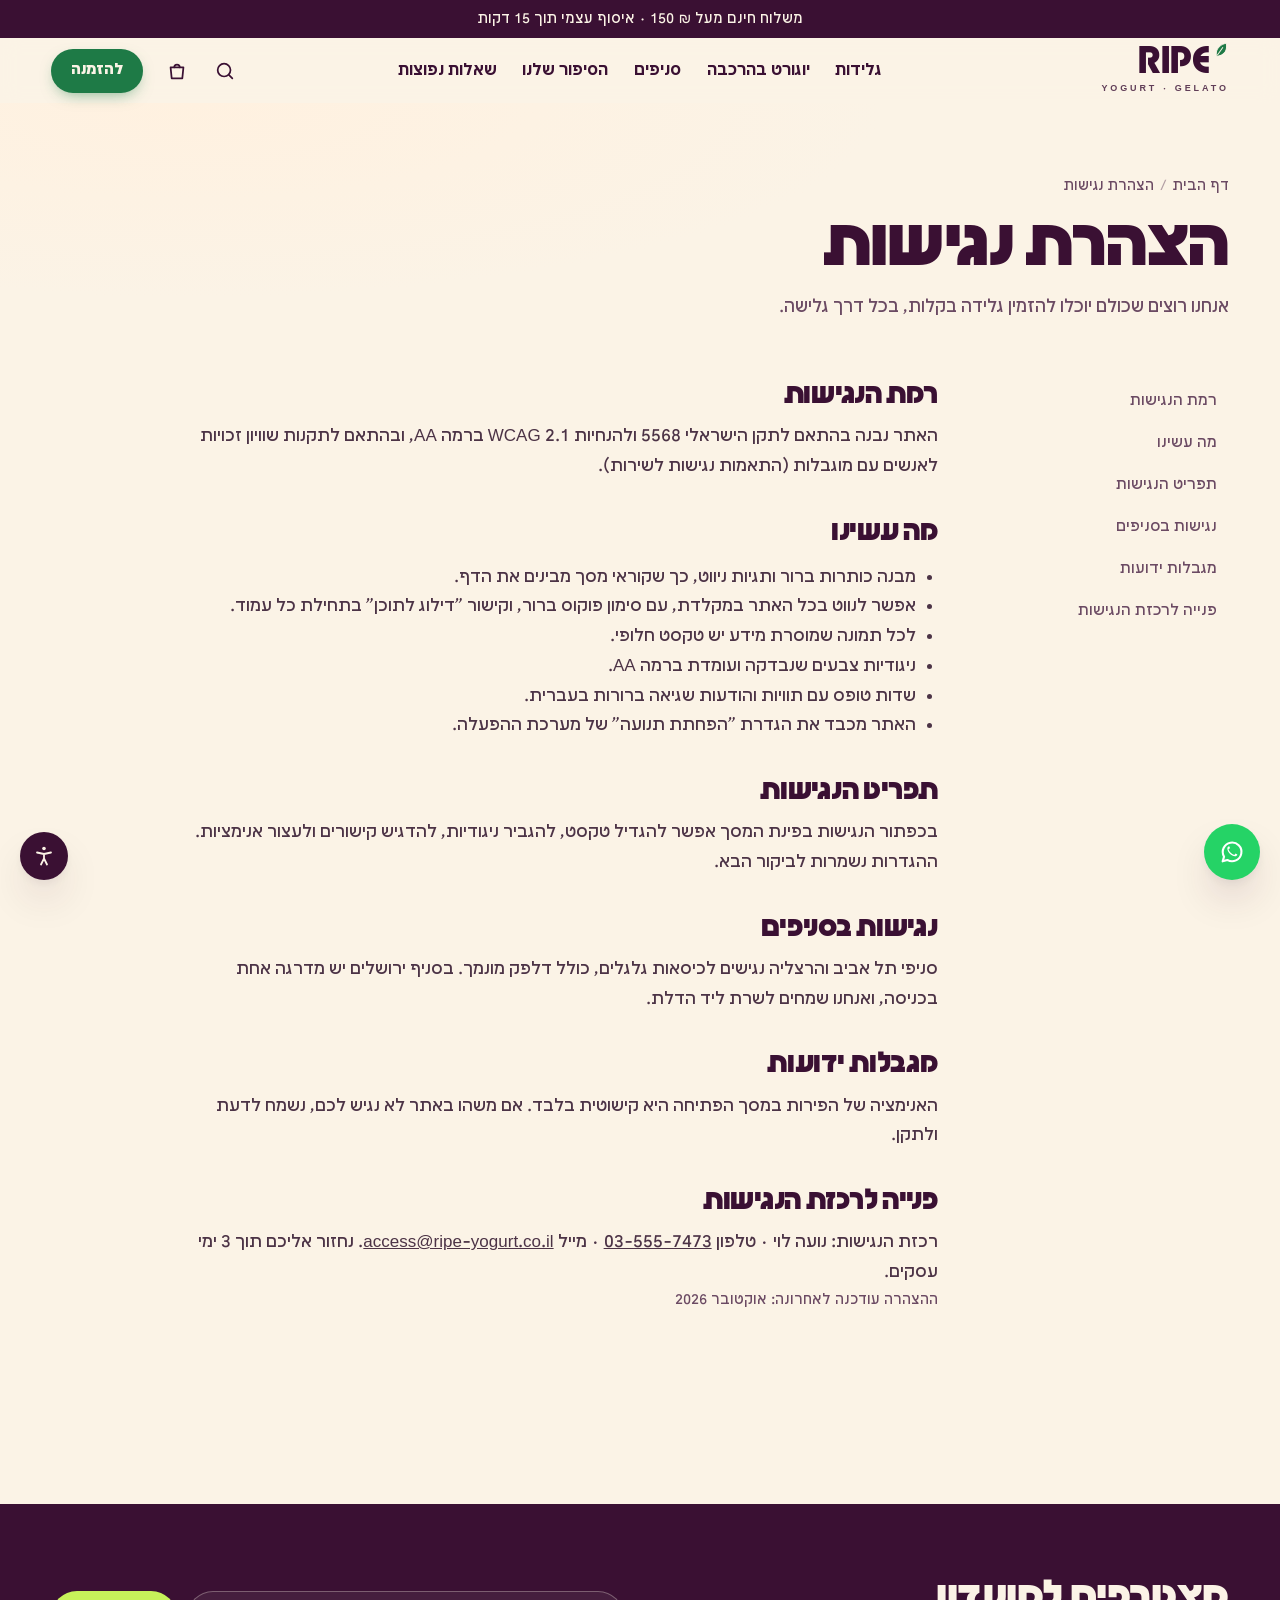
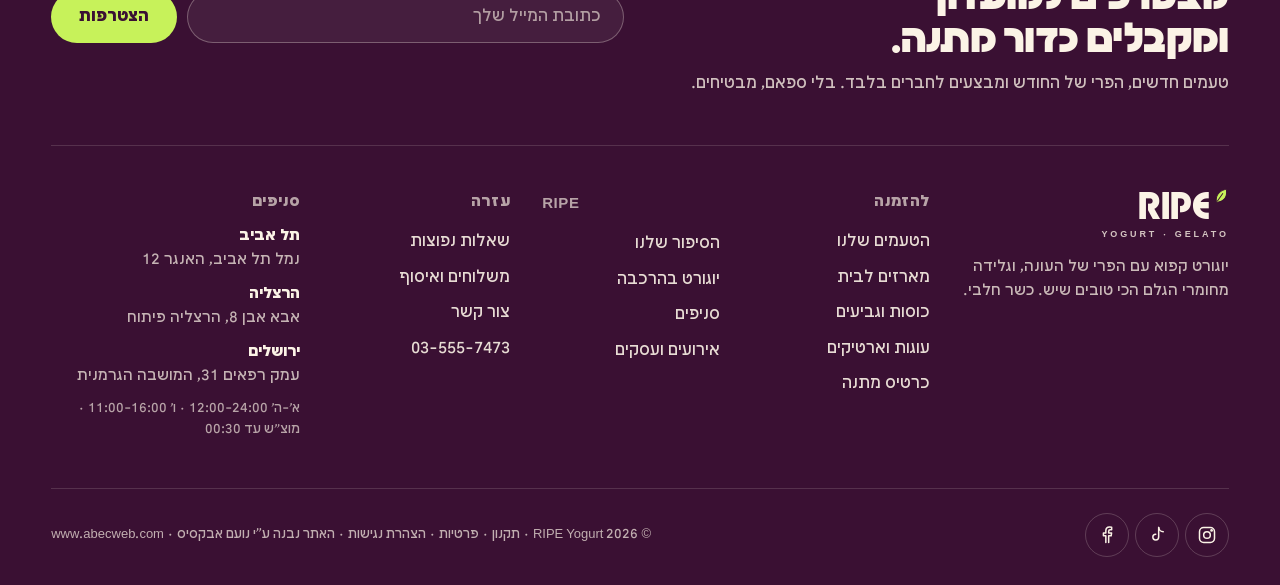
<file: accessibility.html>
<!doctype html>
<html lang="he" dir="rtl">
<head>
  <meta charset="utf-8">
  <meta name="viewport" content="width=device-width, initial-scale=1">
  <title>הצהרת נגישות · RIPE Yogurt</title>
  <meta name="description" content="הצהרת הנגישות של אתר RIPE Yogurt: רמת הנגישות, ההתאמות שבוצעו ודרכי פנייה לרכזת הנגישות.">
  <meta name="theme-color" content="#FBF3E6">
  <link rel="icon" href="data:image/svg+xml,%3Csvg xmlns='http://www.w3.org/2000/svg' viewBox='0 0 20 20'%3E%3Cpath d='M3 17C3 8 9 3 18 3c0 9-5 14-14 14z' fill='%231E7A46'/%3E%3C/svg%3E">
  <link rel="stylesheet" href="css/styles.css?v=18">
  <link rel="stylesheet" href="css/pages.css?v=4">
</head>
<body>
<main id="main">
  <header class="phead"><div class="wrap"><ol class="crumbs"><li><a href="index.html">דף הבית</a></li><li aria-current="page">הצהרת נגישות</li></ol><h1>הצהרת נגישות</h1><p class="phead__lead">אנחנו רוצים שכולם יוכלו להזמין גלידה בקלות, בכל דרך גלישה.</p></div></header>
  <div class="wrap legaldoc">
    <nav class="toc" aria-label="תוכן העניינים"><a href="#level">רמת הנגישות</a><a href="#done">מה עשינו</a><a href="#tools">תפריט הנגישות</a><a href="#branches">נגישות בסניפים</a><a href="#limits">מגבלות ידועות</a><a href="#contact">פנייה לרכזת הנגישות</a></nav>
    <article class="prose">
      <h2 id="level">רמת הנגישות</h2>
      <p>האתר נבנה בהתאם לתקן הישראלי 5568 ולהנחיות WCAG 2.1 ברמה AA, ובהתאם לתקנות שוויון זכויות לאנשים עם מוגבלות (התאמות נגישות לשירות).</p>
      <h2 id="done">מה עשינו</h2>
      <ul><li>מבנה כותרות ברור ותגיות ניווט, כך שקוראי מסך מבינים את הדף.</li><li>אפשר לנווט בכל האתר במקלדת, עם סימון פוקוס ברור, וקישור "דילוג לתוכן" בתחילת כל עמוד.</li><li>לכל תמונה שמוסרת מידע יש טקסט חלופי.</li><li>ניגודיות צבעים שנבדקה ועומדת ברמה AA.</li><li>שדות טופס עם תוויות והודעות שגיאה ברורות בעברית.</li><li>האתר מכבד את הגדרת "הפחתת תנועה" של מערכת ההפעלה.</li></ul>
      <h2 id="tools">תפריט הנגישות</h2>
      <p>בכפתור הנגישות בפינת המסך אפשר להגדיל טקסט, להגביר ניגודיות, להדגיש קישורים ולעצור אנימציות. ההגדרות נשמרות לביקור הבא.</p>
      <h2 id="branches">נגישות בסניפים</h2>
      <p>סניפי תל אביב והרצליה נגישים לכיסאות גלגלים, כולל דלפק מונמך. בסניף ירושלים יש מדרגה אחת בכניסה, ואנחנו שמחים לשרת ליד הדלת.</p>
      <h2 id="limits">מגבלות ידועות</h2>
      <p>האנימציה של הפירות במסך הפתיחה היא קישוטית בלבד. אם משהו באתר לא נגיש לכם, נשמח לדעת ולתקן.</p>
      <h2 id="contact">פנייה לרכזת הנגישות</h2>
      <p>רכזת הנגישות: נועה לוי · טלפון <a href="tel:03-555-7473"><bdi>03-555-7473</bdi></a> · מייל <a href="mailto:access@ripe-yogurt.co.il" dir="ltr">access@ripe-yogurt.co.il</a>. נחזור אליכם תוך 3 ימי עסקים.</p>
      <p class="updated">ההצהרה עודכנה לאחרונה: אוקטובר 2026</p>
    </article>
  </div>
</main>
<script type="module">import { initLayout } from './js/layout.js?v=6'; initLayout();</script>
</body>
</html>
</file>
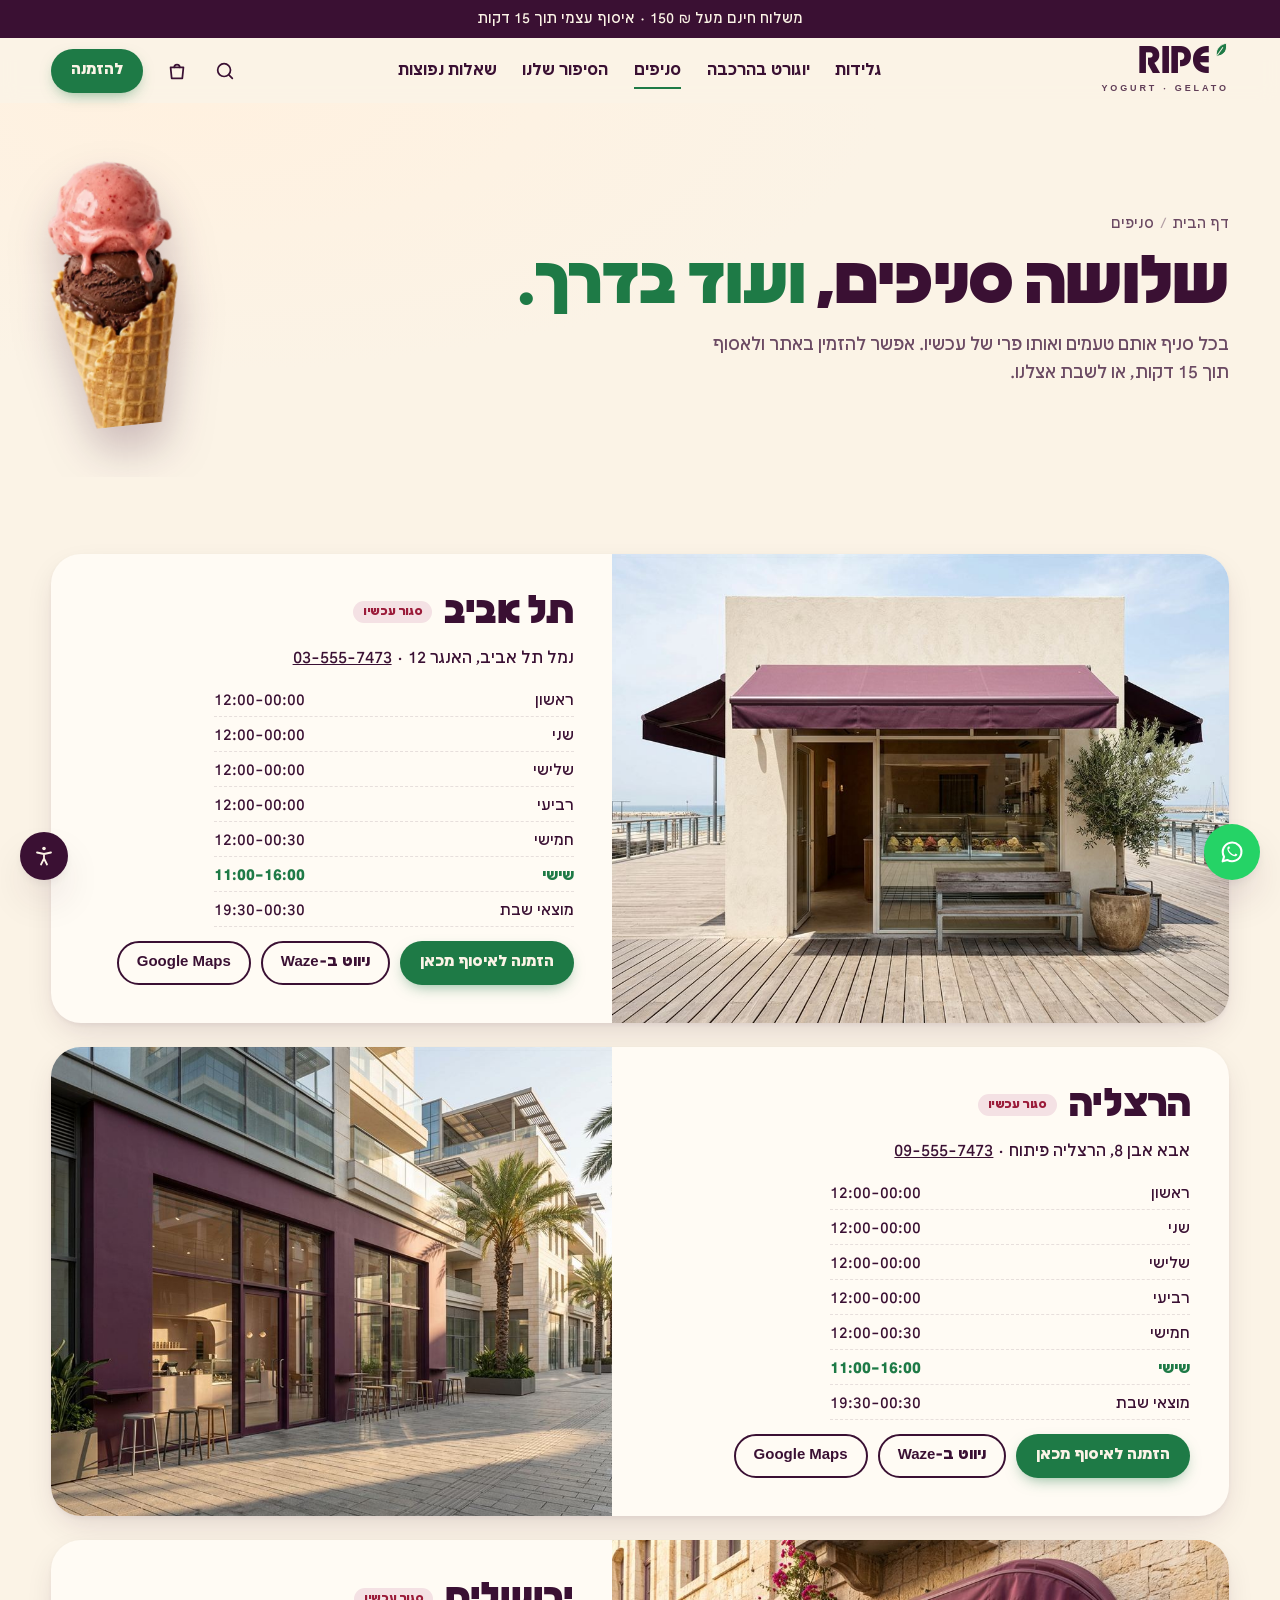
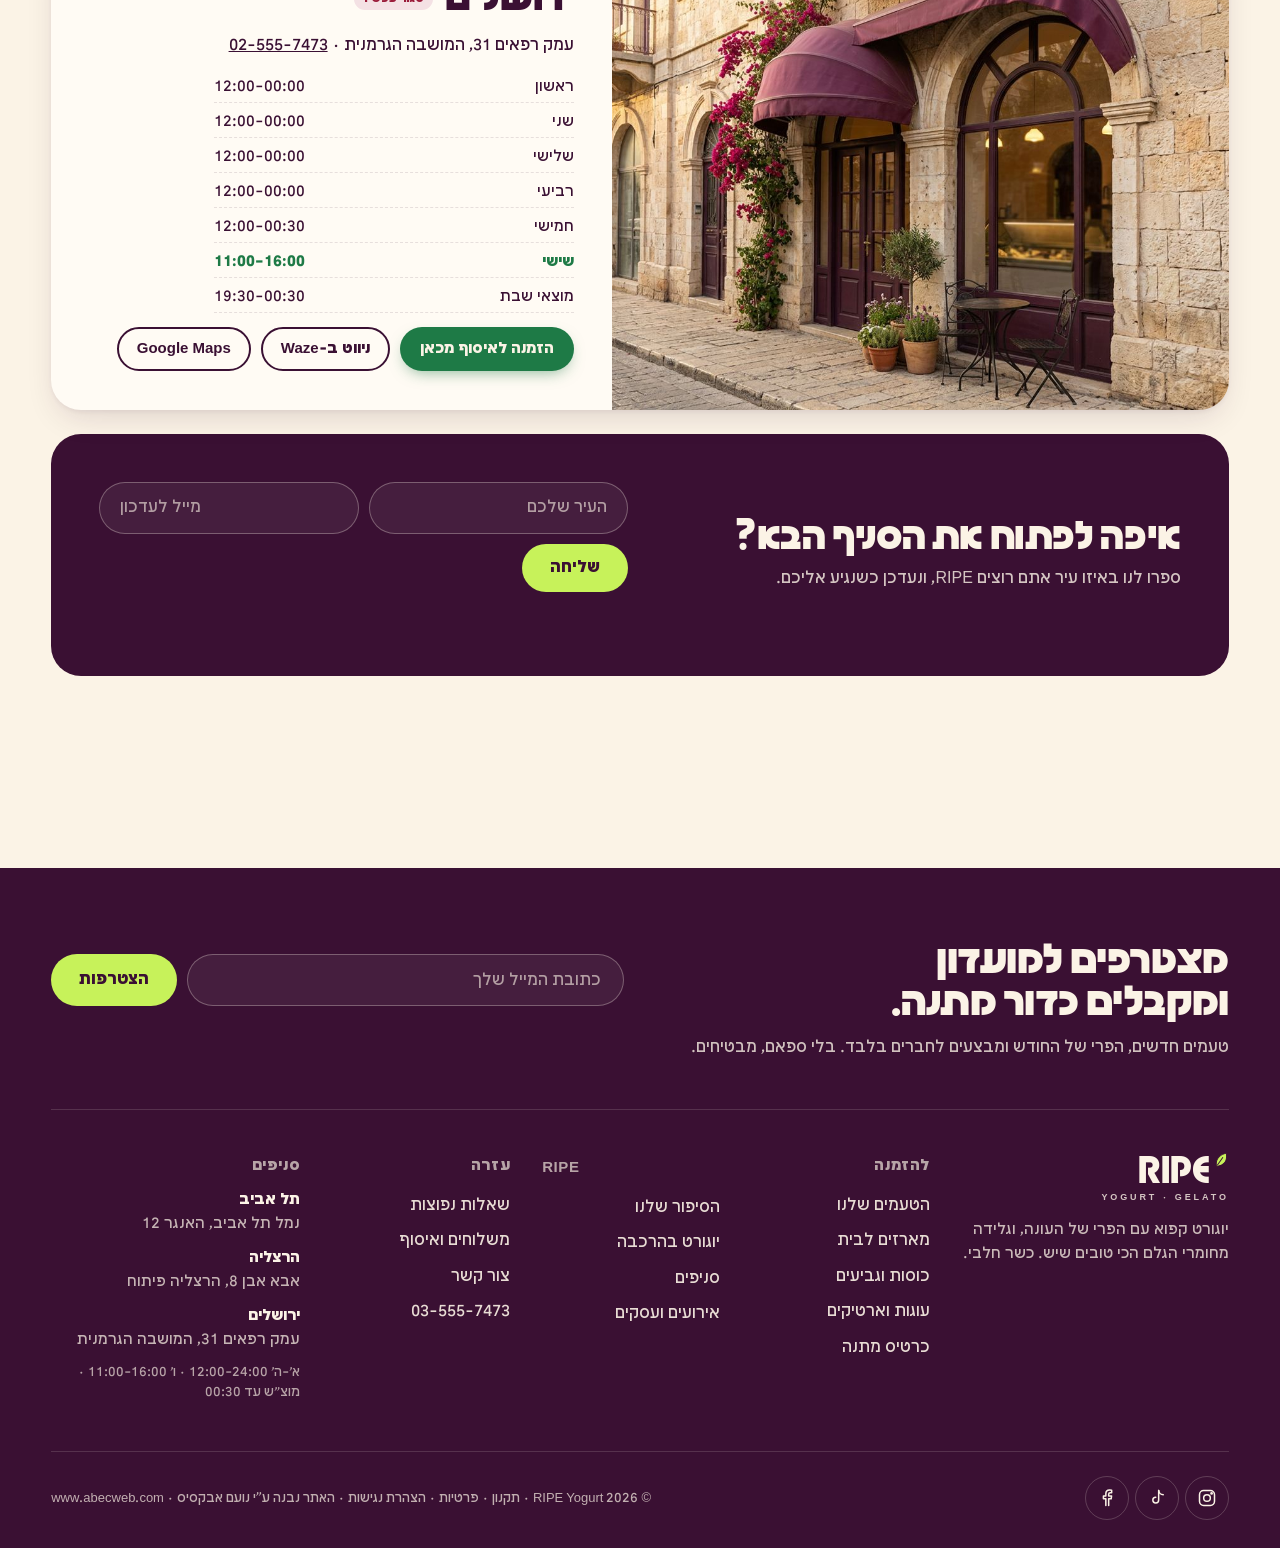
<file: branches.html>
<!doctype html>
<html lang="he" dir="rtl">
<head>
  <meta charset="utf-8">
  <meta name="viewport" content="width=device-width, initial-scale=1">
  <title>סניפים · RIPE Yogurt</title>
  <meta name="description" content="שלושה סניפים של RIPE: נמל תל אביב, הרצליה פיתוח והמושבה הגרמנית בירושלים. שעות פתיחה, ניווט והזמנה לאיסוף.">
  <meta name="theme-color" content="#FBF3E6">
  <link rel="icon" href="data:image/svg+xml,%3Csvg xmlns='http://www.w3.org/2000/svg' viewBox='0 0 20 20'%3E%3Cpath d='M3 17C3 8 9 3 18 3c0 9-5 14-14 14z' fill='%231E7A46'/%3E%3C/svg%3E">
  <link rel="preload" href="fonts/Reisinger-Michal-Bold.woff2" as="font" type="font/woff2" crossorigin>
  <link rel="stylesheet" href="css/styles.css?v=18">
  <link rel="stylesheet" href="css/pages.css?v=4">
</head>
<body>
<main id="main">
  <header class="phead">
    <div class="wrap phead__in">
      <div>
        <ol class="crumbs"><li><a href="index.html">דף הבית</a></li><li aria-current="page">סניפים</li></ol>
        <h1>שלושה סניפים, <em>ועוד בדרך.</em></h1>
        <p class="phead__lead">בכל סניף אותם טעמים ואותו פרי של עכשיו. אפשר להזמין באתר ולאסוף תוך 15 דקות, או לשבת אצלנו.</p>
      </div>
      <img class="phead__art" src="assets/img/p-cone.webp" alt="" width="309" height="640" style="width:clamp(90px,10vw,150px)">
    </div>
  </header>
  <section class="block" aria-label="הסניפים">
    <div class="wrap">
      <div class="brs" data-brs></div>
      <div class="next" data-reveal>
        <div><h2>איפה לפתוח את הסניף הבא?</h2><p>ספרו לנו באיזו עיר אתם רוצים RIPE, ונעדכן כשנגיע אליכם.</p></div>
        <form novalidate data-next>
          <label class="sr-only" for="nc">עיר</label><input id="nc" placeholder="העיר שלכם" autocomplete="address-level2" required>
          <label class="sr-only" for="nm">מייל</label><input id="nm" type="email" placeholder="מייל לעדכון" autocomplete="email" dir="ltr" required>
          <button class="btn btn--lime" type="submit">שליחה</button>
          <p class="msg" role="status"></p>
        </form>
      </div>
    </div>
  </section>
</main>
<script type="module" src="js/branches.js?v=1"></script>
</body>
</html>
</file>
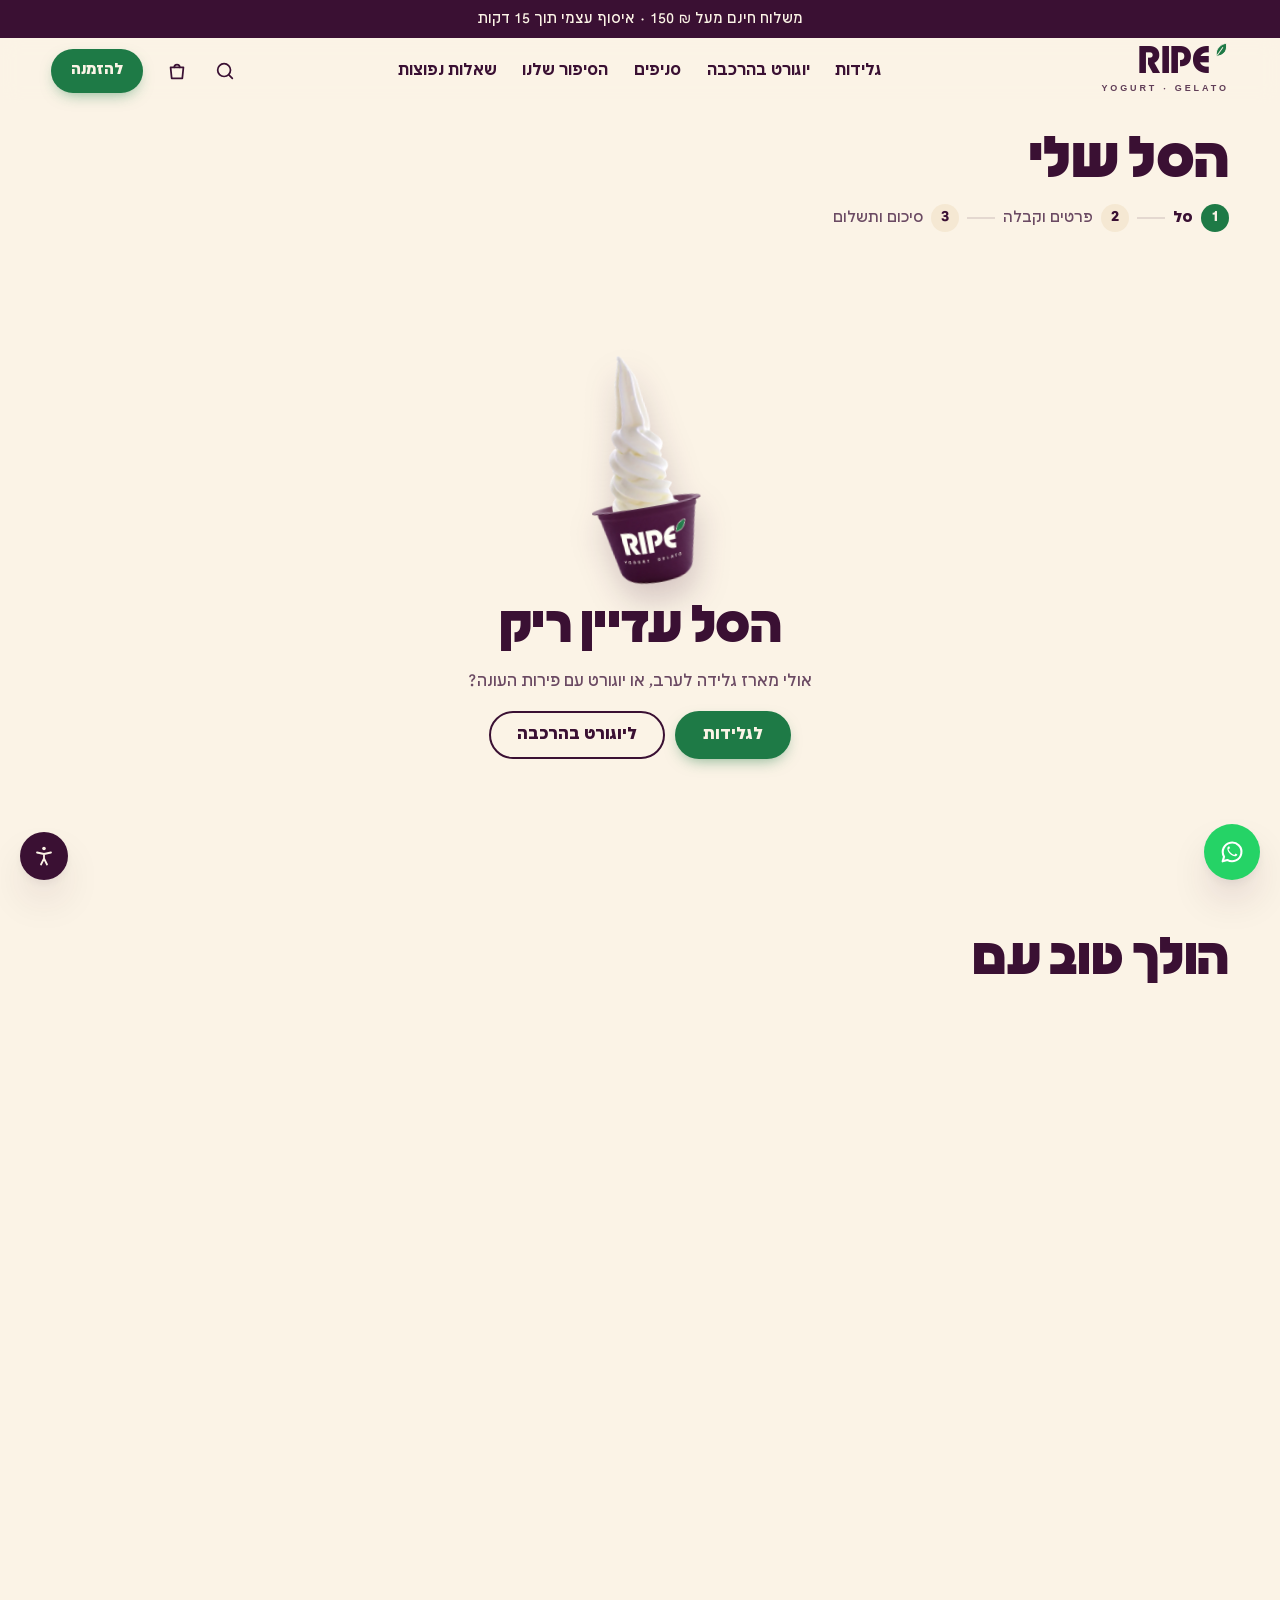
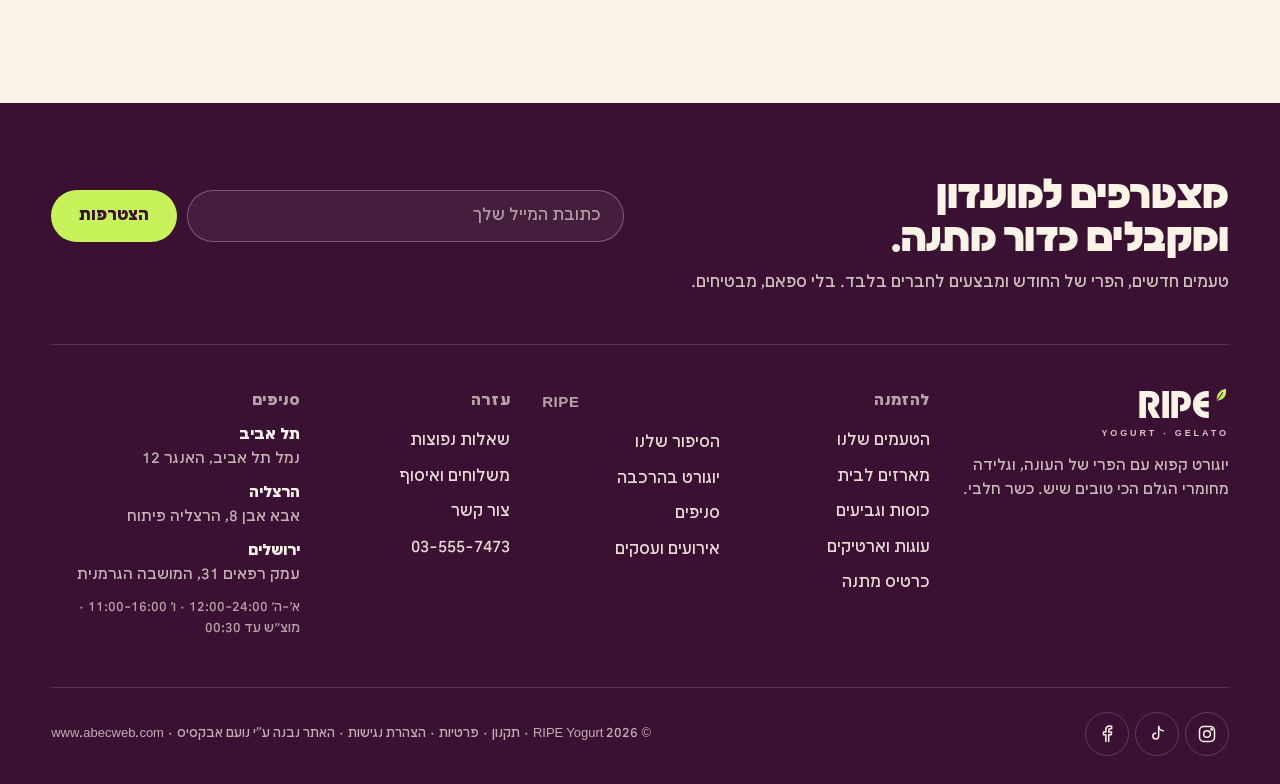
<file: cart.html>
<!doctype html>
<html lang="he" dir="rtl">
<head>
  <meta charset="utf-8">
  <meta name="viewport" content="width=device-width, initial-scale=1">
  <title>הסל שלי · RIPE Yogurt</title>
  <meta name="robots" content="noindex">
  <meta name="theme-color" content="#FBF3E6">
  <link rel="icon" href="data:image/svg+xml,%3Csvg xmlns='http://www.w3.org/2000/svg' viewBox='0 0 20 20'%3E%3Cpath d='M3 17C3 8 9 3 18 3c0 9-5 14-14 14z' fill='%231E7A46'/%3E%3C/svg%3E">
  <link rel="preload" href="fonts/Reisinger-Michal-Bold.woff2" as="font" type="font/woff2" crossorigin>
  <link rel="stylesheet" href="css/styles.css?v=18">
  <link rel="stylesheet" href="css/pages.css?v=4">
</head>
<body>
<main id="main">
  <div class="wrap">
    <h1 style="font-size:clamp(36px,4.4vw,60px);padding-block:28px 14px">הסל שלי</h1>
    <ol class="stepper" aria-label="שלבי ההזמנה"><li class="is-on"><b>1</b>סל</li><li><b>2</b>פרטים וקבלה</li><li><b>3</b>סיכום ותשלום</li></ol>
    <div data-cart-page></div>
    <section class="block" aria-labelledby="xs-t" data-xsell>
      <div class="block__head"><h2 id="xs-t">הולך טוב עם</h2></div>
      <div class="grid-products" data-xs></div>
    </section>
  </div>
</main>
<script type="module" src="js/cart-page.js?v=1"></script>
</body>
</html>
</file>
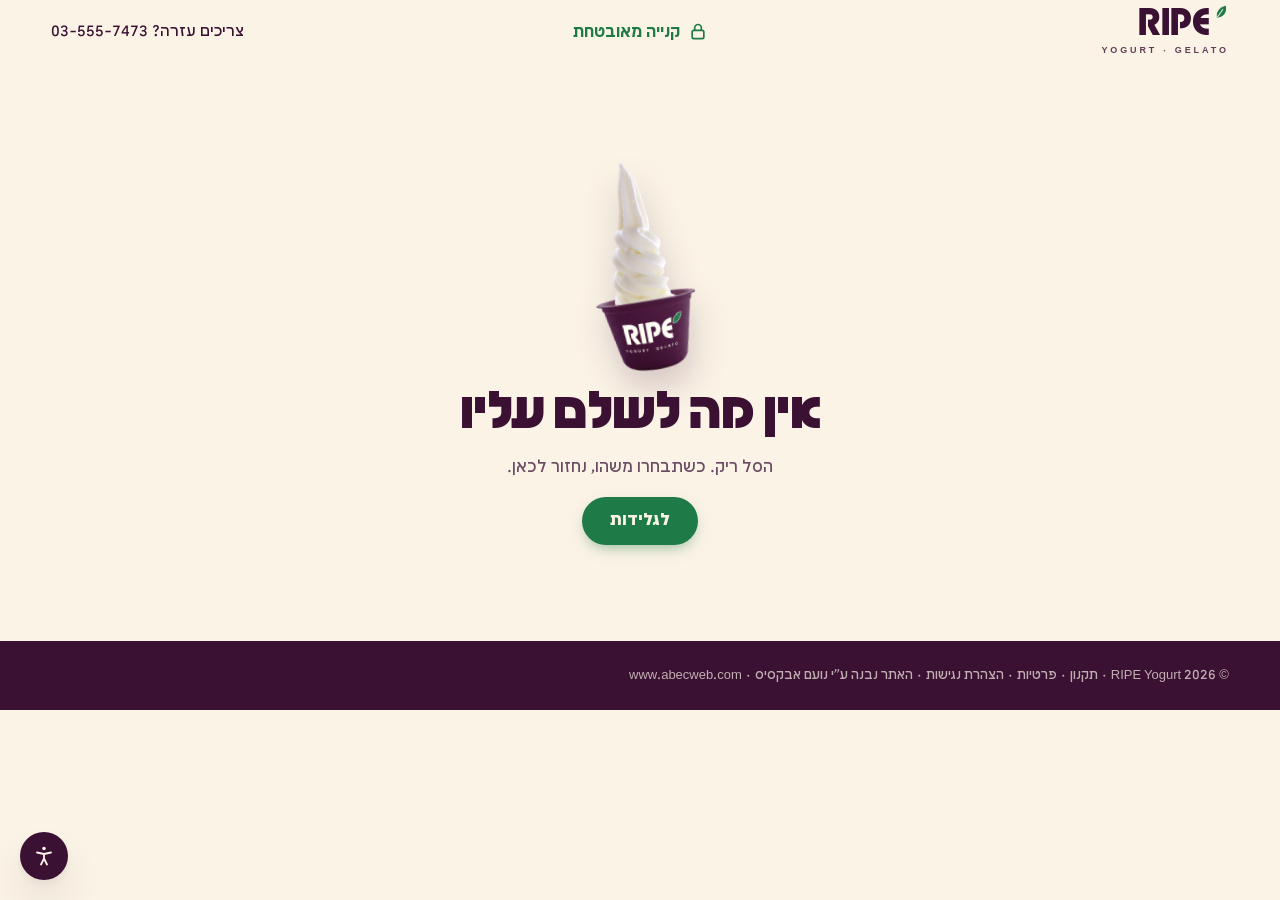
<file: checkout.html>
<!doctype html>
<html lang="he" dir="rtl">
<head>
  <meta charset="utf-8">
  <meta name="viewport" content="width=device-width, initial-scale=1">
  <title>קופה · RIPE Yogurt</title>
  <meta name="robots" content="noindex">
  <meta name="theme-color" content="#FBF3E6">
  <link rel="icon" href="data:image/svg+xml,%3Csvg xmlns='http://www.w3.org/2000/svg' viewBox='0 0 20 20'%3E%3Cpath d='M3 17C3 8 9 3 18 3c0 9-5 14-14 14z' fill='%231E7A46'/%3E%3C/svg%3E">
  <link rel="preload" href="fonts/Reisinger-Michal-Bold.woff2" as="font" type="font/woff2" crossorigin>
  <link rel="stylesheet" href="css/styles.css?v=18">
  <link rel="stylesheet" href="css/pages.css?v=4">
</head>
<body data-layout="checkout">
<main id="main">
  <div class="wrap" data-co></div>
  <dialog class="dlg paydlg" data-paydlg aria-labelledby="pay-t">
    <div class="dlg__in"><div class="dlg__body">
      <img src="assets/img/s-strawberry.webp" alt="" width="611" height="640">
      <h2 id="pay-t">מערכת התשלום לא זמינה כרגע</h2>
      <p>ההזמנה שלך שמורה ומחכה. אפשר להשלים אותה עכשיו ב-WhatsApp: ההודעה כבר כתובה עם כל הפרטים, רק לשלוח.</p>
      <a class="btn wa-btn btn--block" href="#" target="_blank" rel="noopener" data-wa>השלמת ההזמנה ב-WhatsApp</a>
      <button type="button" class="btn btn--ghost btn--block" data-payclose>חזרה לקופה</button>
    </div></div>
  </dialog>
</main>
<script type="module" src="js/checkout.js?v=1"></script>
</body>
</html>
</file>
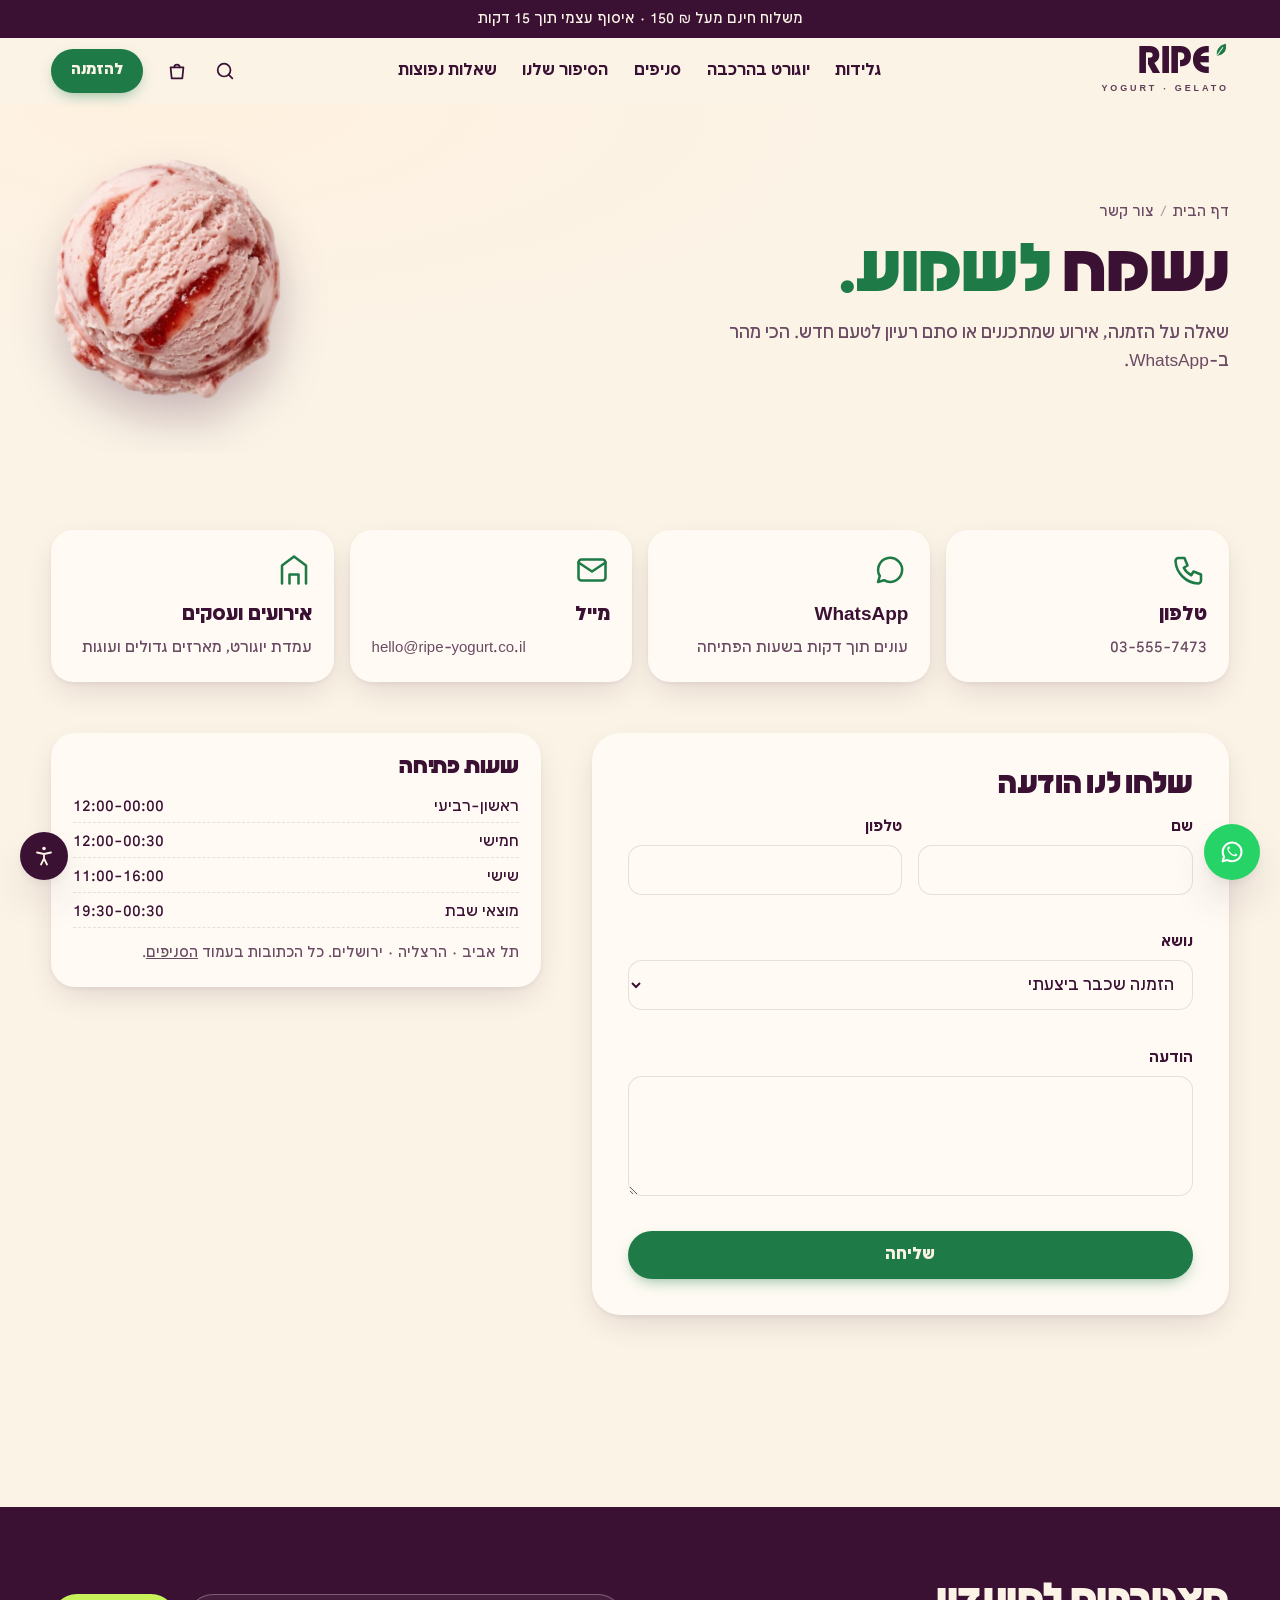
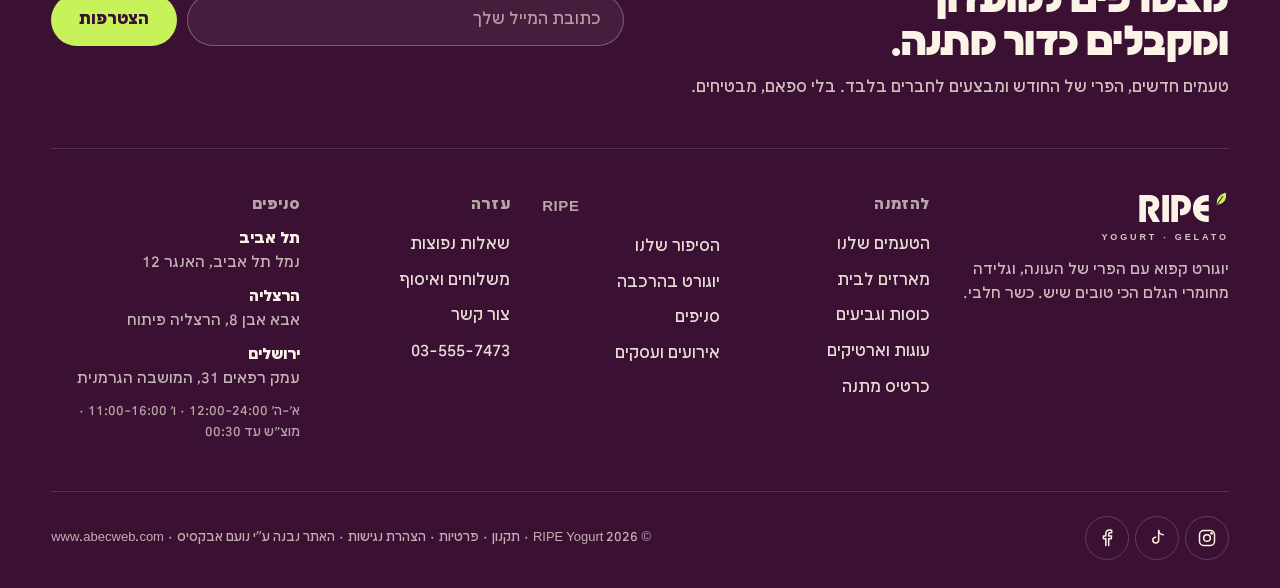
<file: contact.html>
<!doctype html>
<html lang="he" dir="rtl">
<head>
  <meta charset="utf-8">
  <meta name="viewport" content="width=device-width, initial-scale=1">
  <title>צור קשר · RIPE Yogurt</title>
  <meta name="description" content="דברו עם RIPE: טלפון, WhatsApp, מייל, והזמנות לאירועים ולעסקים.">
  <meta name="theme-color" content="#FBF3E6">
  <link rel="icon" href="data:image/svg+xml,%3Csvg xmlns='http://www.w3.org/2000/svg' viewBox='0 0 20 20'%3E%3Cpath d='M3 17C3 8 9 3 18 3c0 9-5 14-14 14z' fill='%231E7A46'/%3E%3C/svg%3E">
  <link rel="preload" href="fonts/Reisinger-Michal-Bold.woff2" as="font" type="font/woff2" crossorigin>
  <link rel="stylesheet" href="css/styles.css?v=18">
  <link rel="stylesheet" href="css/pages.css?v=4">
</head>
<body>
<main id="main">
  <header class="phead">
    <div class="wrap phead__in">
      <div>
        <ol class="crumbs"><li><a href="index.html">דף הבית</a></li><li aria-current="page">צור קשר</li></ol>
        <h1>נשמח <em>לשמוע.</em></h1>
        <p class="phead__lead">שאלה על הזמנה, אירוע שמתכננים או סתם רעיון לטעם חדש. הכי מהר ב-WhatsApp.</p>
      </div>
      <img class="phead__art" src="assets/img/s-strawberry.webp" alt="" width="611" height="640">
    </div>
  </header>
  <section class="block" aria-label="ערוצי קשר">
    <div class="wrap">
      <div class="channels">
        <a class="channel" href="tel:03-555-7473" data-reveal><svg viewBox="0 0 24 24" aria-hidden="true"><path d="M5 4h4l2 5-2.5 1.5a11 11 0 0 0 5 5L15 13l5 2v4a2 2 0 0 1-2 2A16 16 0 0 1 3 6a2 2 0 0 1 2-2z"/></svg><strong>טלפון</strong><span><bdi>03-555-7473</bdi></span></a>
        <a class="channel" href="https://wa.me/972501234567" target="_blank" rel="noopener" data-reveal><svg viewBox="0 0 24 24" aria-hidden="true"><path d="M4 20l1.2-4A8 8 0 1 1 8 18.8z"/></svg><strong>WhatsApp</strong><span>עונים תוך דקות בשעות הפתיחה</span></a>
        <a class="channel" href="mailto:hello@ripe-yogurt.co.il" data-reveal><svg viewBox="0 0 24 24" aria-hidden="true"><rect x="3" y="5" width="18" height="14" rx="2"/><path d="M3 7l9 6 9-6"/></svg><strong>מייל</strong><span dir="ltr">hello@ripe-yogurt.co.il</span></a>
        <a class="channel" href="#form" data-topic="events" data-reveal><svg viewBox="0 0 24 24" aria-hidden="true"><path d="M4 21V9l8-6 8 6v12"/><path d="M9 21v-6h6v6"/></svg><strong>אירועים ועסקים</strong><span>עמדת יוגורט, מארזים גדולים ועוגות</span></a>
      </div>
      <div class="contact">
        <form id="form" novalidate data-form>
          <h2>שלחו לנו הודעה</h2>
          <div class="fields">
            <div class="field"><label for="c-name">שם</label><input id="c-name" name="name" autocomplete="name" required><span class="err"></span></div>
            <div class="field"><label for="c-phone">טלפון</label><input id="c-phone" name="phone" type="tel" inputmode="tel" dir="ltr" autocomplete="tel" required><span class="err"></span></div>
            <div class="field full"><label for="c-topic">נושא</label>
              <select id="c-topic" name="topic"><option value="order">הזמנה שכבר ביצעתי</option><option value="events">אירועים ועסקים</option><option value="allergy">אלרגנים וכשרות</option><option value="other">משהו אחר</option></select><span class="err"></span></div>
            <div class="field full"><label for="c-msg">הודעה</label><textarea id="c-msg" name="msg" required></textarea><span class="err"></span></div>
          </div>
          <button class="btn btn--primary" type="submit">שליחה</button>
        </form>
        <aside class="box" aria-labelledby="hours-t">
          <h2 id="hours-t">שעות פתיחה</h2>
          <dl class="hours" style="max-width:none">
            <div><dt>ראשון–רביעי</dt><dd><bdi>12:00–00:00</bdi></dd></div>
            <div><dt>חמישי</dt><dd><bdi>12:00–00:30</bdi></dd></div>
            <div><dt>שישי</dt><dd><bdi>11:00–16:00</bdi></dd></div>
            <div><dt>מוצאי שבת</dt><dd><bdi>19:30–00:30</bdi></dd></div>
          </dl>
          <p class="bld__hint">תל אביב · הרצליה · ירושלים. כל הכתובות בעמוד <a href="branches.html">הסניפים</a>.</p>
        </aside>
      </div>
    </div>
  </section>
</main>
<script type="module">
  import { initLayout, reveal } from './js/layout.js?v=6';
  initLayout(); reveal();
  const form = document.querySelector('[data-form]');
  document.querySelector('[data-topic]').addEventListener('click', () => { form.elements.topic.value = 'events'; setTimeout(() => form.elements.name.focus(), 300); });
  const rules = {
    name: v => v.trim().length > 1 || 'איך קוראים לך?',
    phone: v => /^0\d{1,2}-?\d{7}$/.test(v.replace(/\s/g, '')) || 'מספר טלפון ישראלי, למשל 050-1234567',
    msg: v => v.trim().length > 4 || 'כתבו לנו כמה מילים',
  };
  form.addEventListener('input', e => { const f = e.target.closest('.field'); f?.classList.remove('is-bad'); if (f) f.querySelector('.err').textContent = ''; });
  form.addEventListener('submit', e => {
    e.preventDefault();
    let first = null;
    Object.entries(rules).forEach(([k, rule]) => {
      const el = form.elements[k], res = rule(el.value), f = el.closest('.field');
      f.classList.toggle('is-bad', res !== true); f.querySelector('.err').textContent = res === true ? '' : res;
      if (res !== true && !first) first = el;
    });
    if (first) { first.focus(); return; }
    form.innerHTML = `<div class="thanks" role="status"><img src="assets/img/s-mango.webp" alt="" width="567" height="577"><h2>תודה, ${form.elements.name.value.trim().split(' ')[0]}!</h2><p>קיבלנו את ההודעה ונחזור אליך עוד היום, בטלפון שהשארת.</p><a class="btn btn--ghost" href="index.html">לדף הבית</a></div>`;
  });
</script>
</body>
</html>
</file>
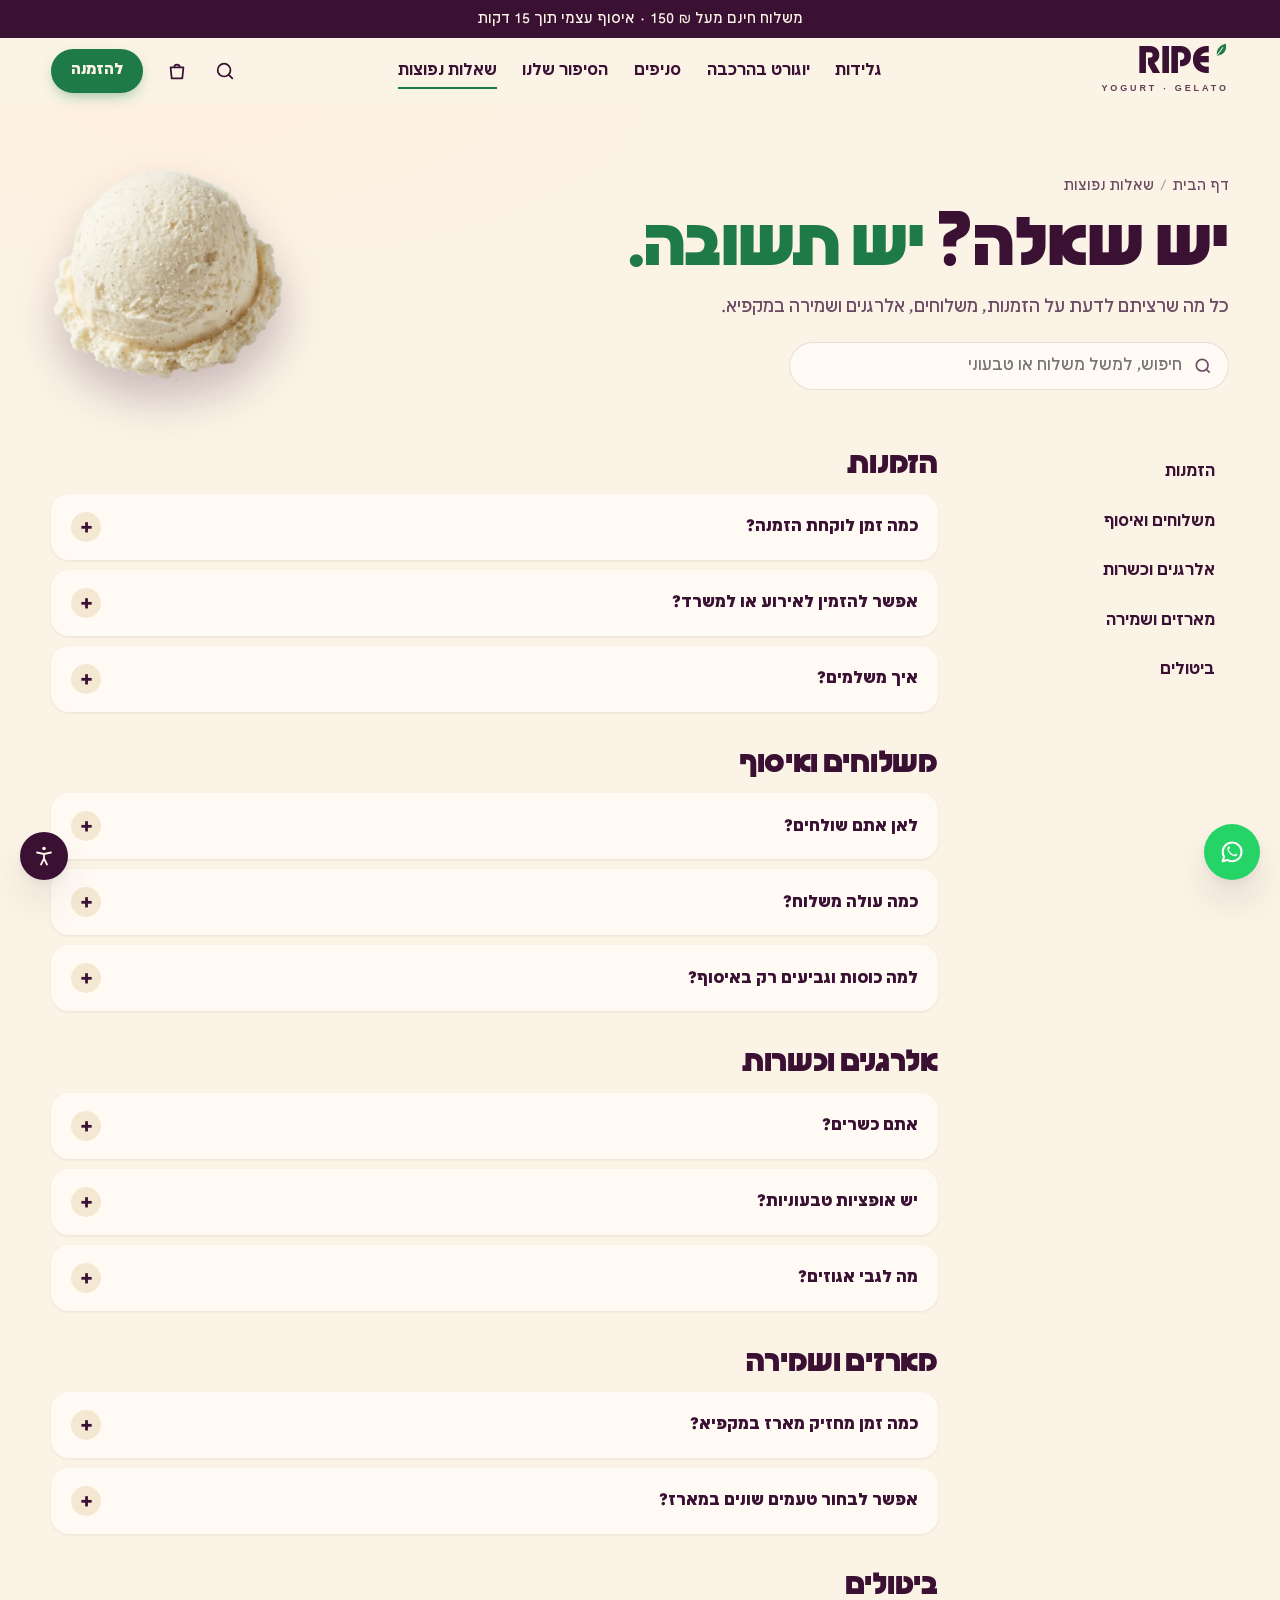
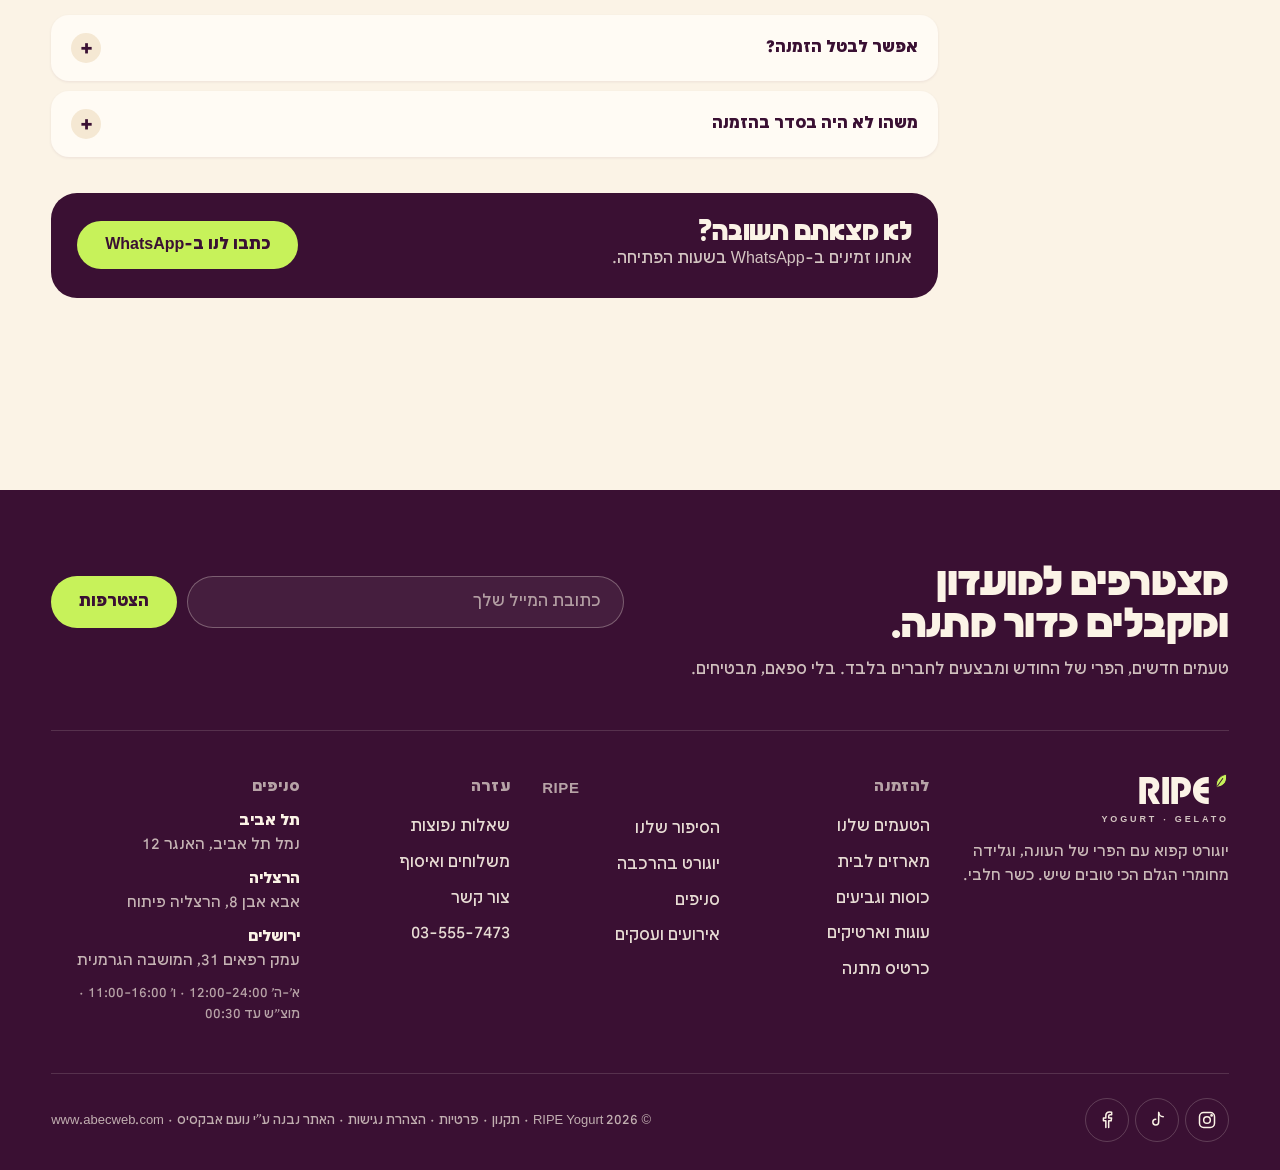
<file: faq.html>
<!doctype html>
<html lang="he" dir="rtl">
<head>
  <meta charset="utf-8">
  <meta name="viewport" content="width=device-width, initial-scale=1">
  <title>שאלות נפוצות · RIPE Yogurt</title>
  <meta name="description" content="תשובות על הזמנות, משלוחים ואיסוף, אלרגנים וכשרות, שמירת מארזים וביטולים ב-RIPE Yogurt.">
  <meta name="theme-color" content="#FBF3E6">
  <link rel="icon" href="data:image/svg+xml,%3Csvg xmlns='http://www.w3.org/2000/svg' viewBox='0 0 20 20'%3E%3Cpath d='M3 17C3 8 9 3 18 3c0 9-5 14-14 14z' fill='%231E7A46'/%3E%3C/svg%3E">
  <link rel="preload" href="fonts/Reisinger-Michal-Bold.woff2" as="font" type="font/woff2" crossorigin>
  <link rel="stylesheet" href="css/styles.css?v=18">
  <link rel="stylesheet" href="css/pages.css?v=4">
</head>
<body>
<main id="main">
  <header class="phead">
    <div class="wrap phead__in">
      <div>
        <ol class="crumbs"><li><a href="index.html">דף הבית</a></li><li aria-current="page">שאלות נפוצות</li></ol>
        <h1>יש שאלה? <em>יש תשובה.</em></h1>
        <p class="phead__lead">כל מה שרציתם לדעת על הזמנות, משלוחים, אלרגנים ושמירה במקפיא.</p>
        <div class="fsearch" style="margin-block-start:20px;max-width:440px">
          <label class="sr-only" for="qq">חיפוש בשאלות</label>
          <svg viewBox="0 0 24 24" aria-hidden="true"><circle cx="11" cy="11" r="7"/><path d="M20 20l-3.5-3.5"/></svg>
          <input id="qq" type="search" placeholder="חיפוש, למשל משלוח או טבעוני" autocomplete="off">
        </div>
      </div>
      <img class="phead__art" src="assets/img/s-vanilla.webp" alt="" width="640" height="587">
    </div>
  </header>
  <div class="wrap">
    <div class="faq">
      <nav class="faq__cats" aria-label="נושאים" data-cats></nav>
      <div>
        <div data-groups></div>
        <p class="fempty" data-none hidden>לא מצאנו שאלה כזאת. כתבו לנו ב-WhatsApp ונענה תוך דקות.</p>
        <div class="help"><div><h2>לא מצאתם תשובה?</h2><p style="opacity:.8">אנחנו זמינים ב-WhatsApp בשעות הפתיחה.</p></div><a class="btn btn--lime" href="https://wa.me/972501234567" target="_blank" rel="noopener">כתבו לנו ב-WhatsApp</a></div>
      </div>
    </div>
  </div>
</main>
<script type="module">
  import { FAQ } from './js/data.js';
  import { initLayout } from './js/layout.js?v=6';
  initLayout();
  const slug = i => 'q' + i;
  document.querySelector('[data-cats]').innerHTML = FAQ.map((g, i) => `<a href="#${slug(i)}">${g.cat}</a>`).join('');
  document.querySelector('[data-groups]').innerHTML = FAQ.map((g, i) => `
    <section class="qgroup" id="${slug(i)}" aria-labelledby="${slug(i)}-t">
      <h2 id="${slug(i)}-t">${g.cat}</h2>
      ${g.items.map(([q, a]) => `<details class="qa"><summary>${q}</summary><p>${a}</p></details>`).join('')}
    </section>`).join('');
  const input = document.getElementById('qq');
  input.addEventListener('input', () => {
    const t = input.value.trim();
    let any = false;
    document.querySelectorAll('.qgroup').forEach(g => {
      let n = 0;
      g.querySelectorAll('.qa').forEach(d => {
        const hit = !t || d.textContent.includes(t);
        d.classList.toggle('is-hidden', !hit);
        d.open = !!t && hit;
        if (hit) n++;
      });
      g.classList.toggle('is-hidden', !n);
      if (n) any = true;
    });
    document.querySelector('[data-none]').hidden = any;
  });
</script>
</body>
</html>
</file>
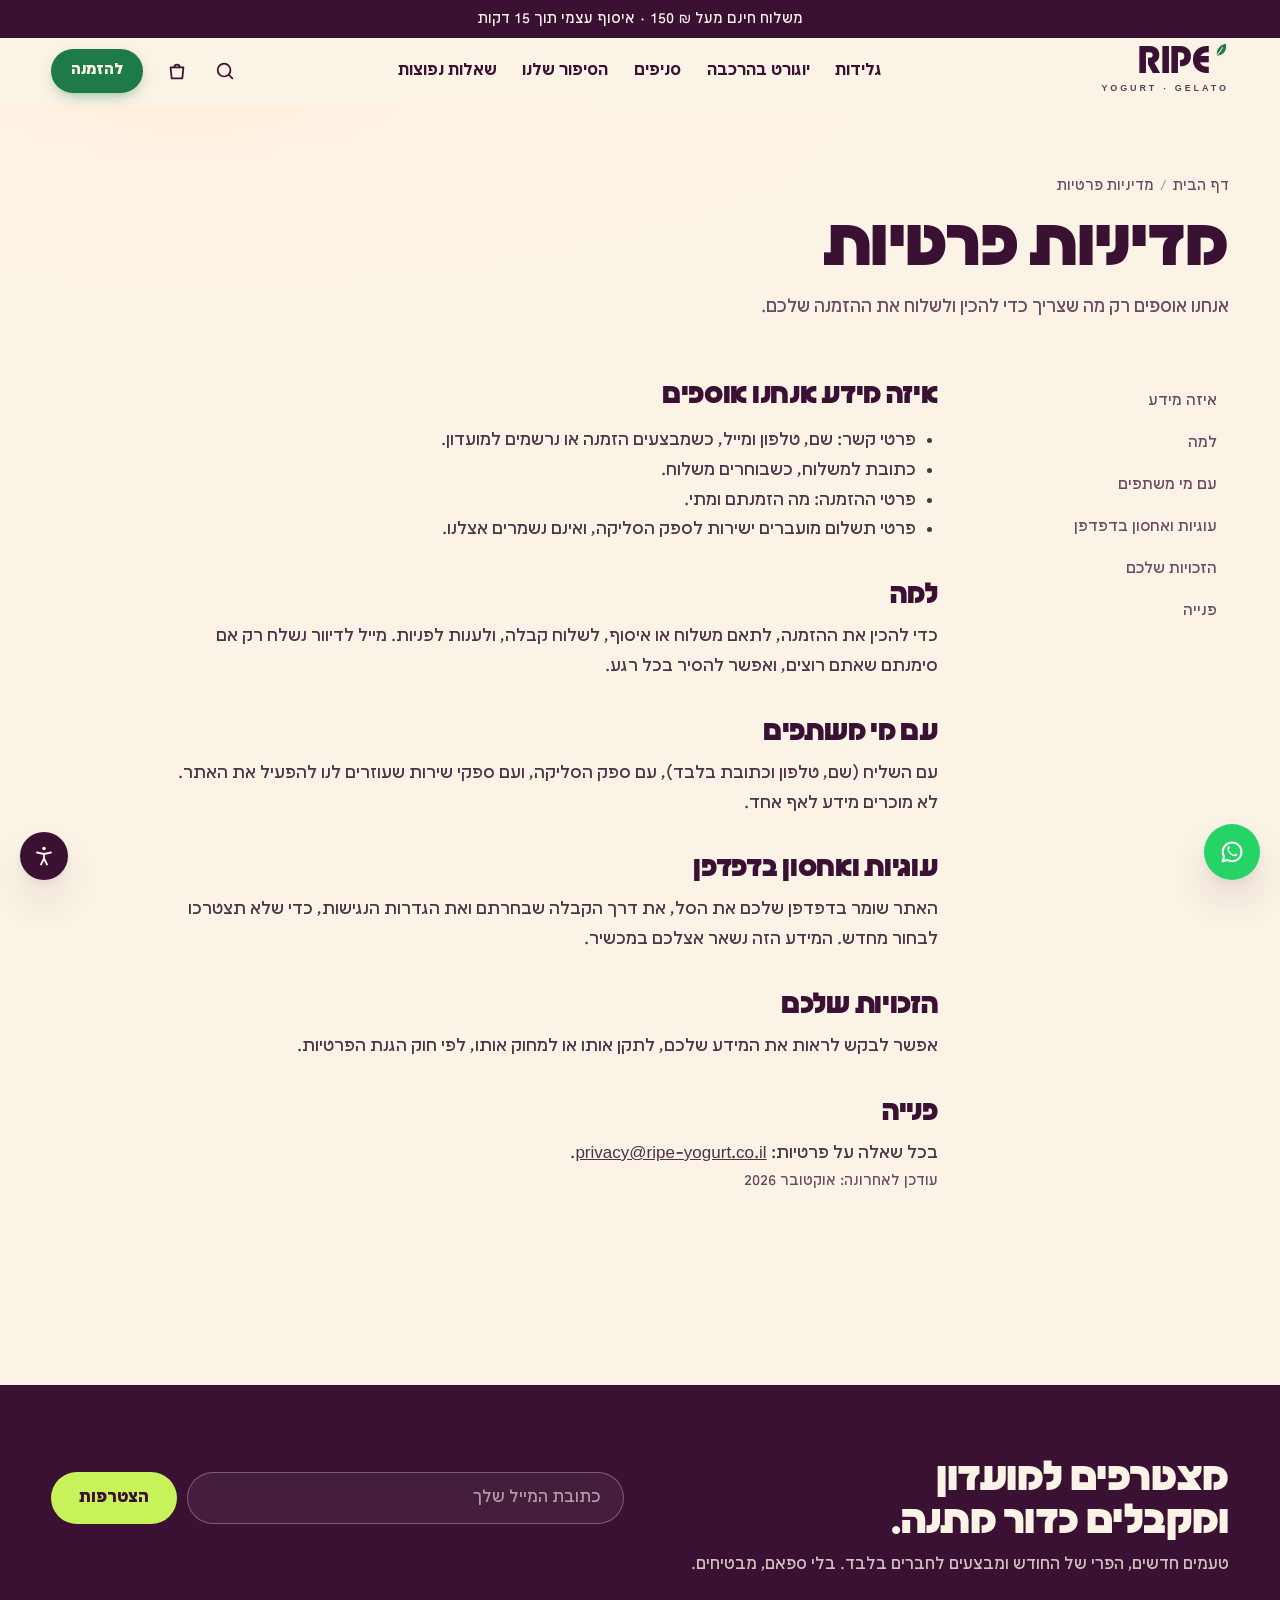
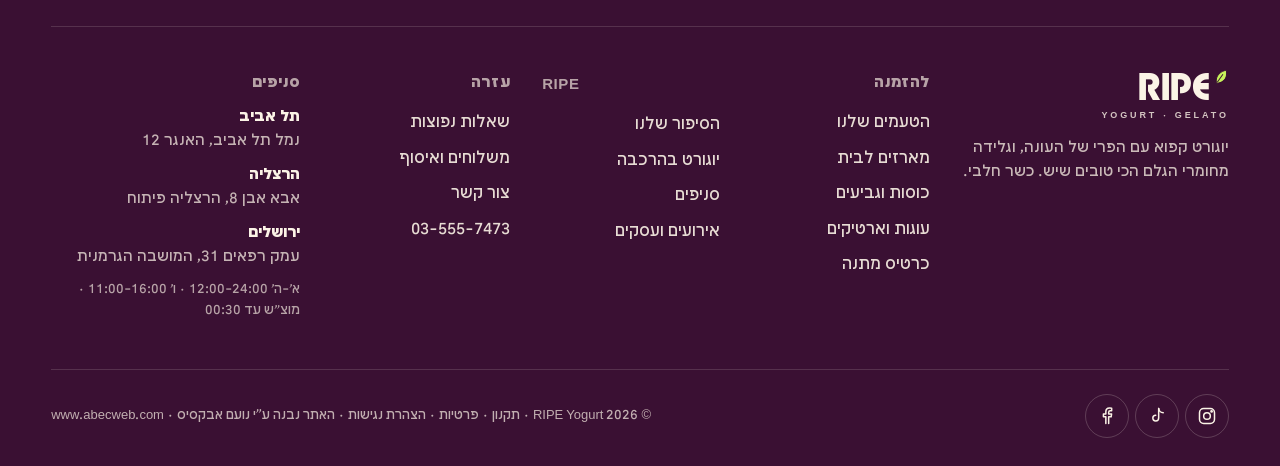
<file: privacy.html>
<!doctype html>
<html lang="he" dir="rtl">
<head>
  <meta charset="utf-8">
  <meta name="viewport" content="width=device-width, initial-scale=1">
  <title>מדיניות פרטיות · RIPE Yogurt</title>
  <meta name="description" content="איזה מידע RIPE Yogurt אוסף, למה, ואיך שומרים עליו.">
  <meta name="theme-color" content="#FBF3E6">
  <link rel="icon" href="data:image/svg+xml,%3Csvg xmlns='http://www.w3.org/2000/svg' viewBox='0 0 20 20'%3E%3Cpath d='M3 17C3 8 9 3 18 3c0 9-5 14-14 14z' fill='%231E7A46'/%3E%3C/svg%3E">
  <link rel="stylesheet" href="css/styles.css?v=18">
  <link rel="stylesheet" href="css/pages.css?v=4">
</head>
<body>
<main id="main">
  <header class="phead"><div class="wrap"><ol class="crumbs"><li><a href="index.html">דף הבית</a></li><li aria-current="page">מדיניות פרטיות</li></ol><h1>מדיניות פרטיות</h1><p class="phead__lead">אנחנו אוספים רק מה שצריך כדי להכין ולשלוח את ההזמנה שלכם.</p></div></header>
  <div class="wrap legaldoc">
    <nav class="toc" aria-label="תוכן העניינים"><a href="#what">איזה מידע</a><a href="#why">למה</a><a href="#share">עם מי משתפים</a><a href="#cookies">עוגיות ואחסון בדפדפן</a><a href="#rights">הזכויות שלכם</a><a href="#contact">פנייה</a></nav>
    <article class="prose">
      <h2 id="what">איזה מידע אנחנו אוספים</h2>
      <ul><li>פרטי קשר: שם, טלפון ומייל, כשמבצעים הזמנה או נרשמים למועדון.</li><li>כתובת למשלוח, כשבוחרים משלוח.</li><li>פרטי ההזמנה: מה הזמנתם ומתי.</li><li>פרטי תשלום מועברים ישירות לספק הסליקה, ואינם נשמרים אצלנו.</li></ul>
      <h2 id="why">למה</h2>
      <p>כדי להכין את ההזמנה, לתאם משלוח או איסוף, לשלוח קבלה, ולענות לפניות. מייל לדיוור נשלח רק אם סימנתם שאתם רוצים, ואפשר להסיר בכל רגע.</p>
      <h2 id="share">עם מי משתפים</h2>
      <p>עם השליח (שם, טלפון וכתובת בלבד), עם ספק הסליקה, ועם ספקי שירות שעוזרים לנו להפעיל את האתר. לא מוכרים מידע לאף אחד.</p>
      <h2 id="cookies">עוגיות ואחסון בדפדפן</h2>
      <p>האתר שומר בדפדפן שלכם את הסל, את דרך הקבלה שבחרתם ואת הגדרות הנגישות, כדי שלא תצטרכו לבחור מחדש. המידע הזה נשאר אצלכם במכשיר.</p>
      <h2 id="rights">הזכויות שלכם</h2>
      <p>אפשר לבקש לראות את המידע שלכם, לתקן אותו או למחוק אותו, לפי חוק הגנת הפרטיות.</p>
      <h2 id="contact">פנייה</h2>
      <p>בכל שאלה על פרטיות: <a href="mailto:privacy@ripe-yogurt.co.il" dir="ltr">privacy@ripe-yogurt.co.il</a>.</p>
      <p class="updated">עודכן לאחרונה: אוקטובר 2026</p>
    </article>
  </div>
</main>
<script type="module">import { initLayout } from './js/layout.js?v=6'; initLayout();</script>
</body>
</html>
</file>
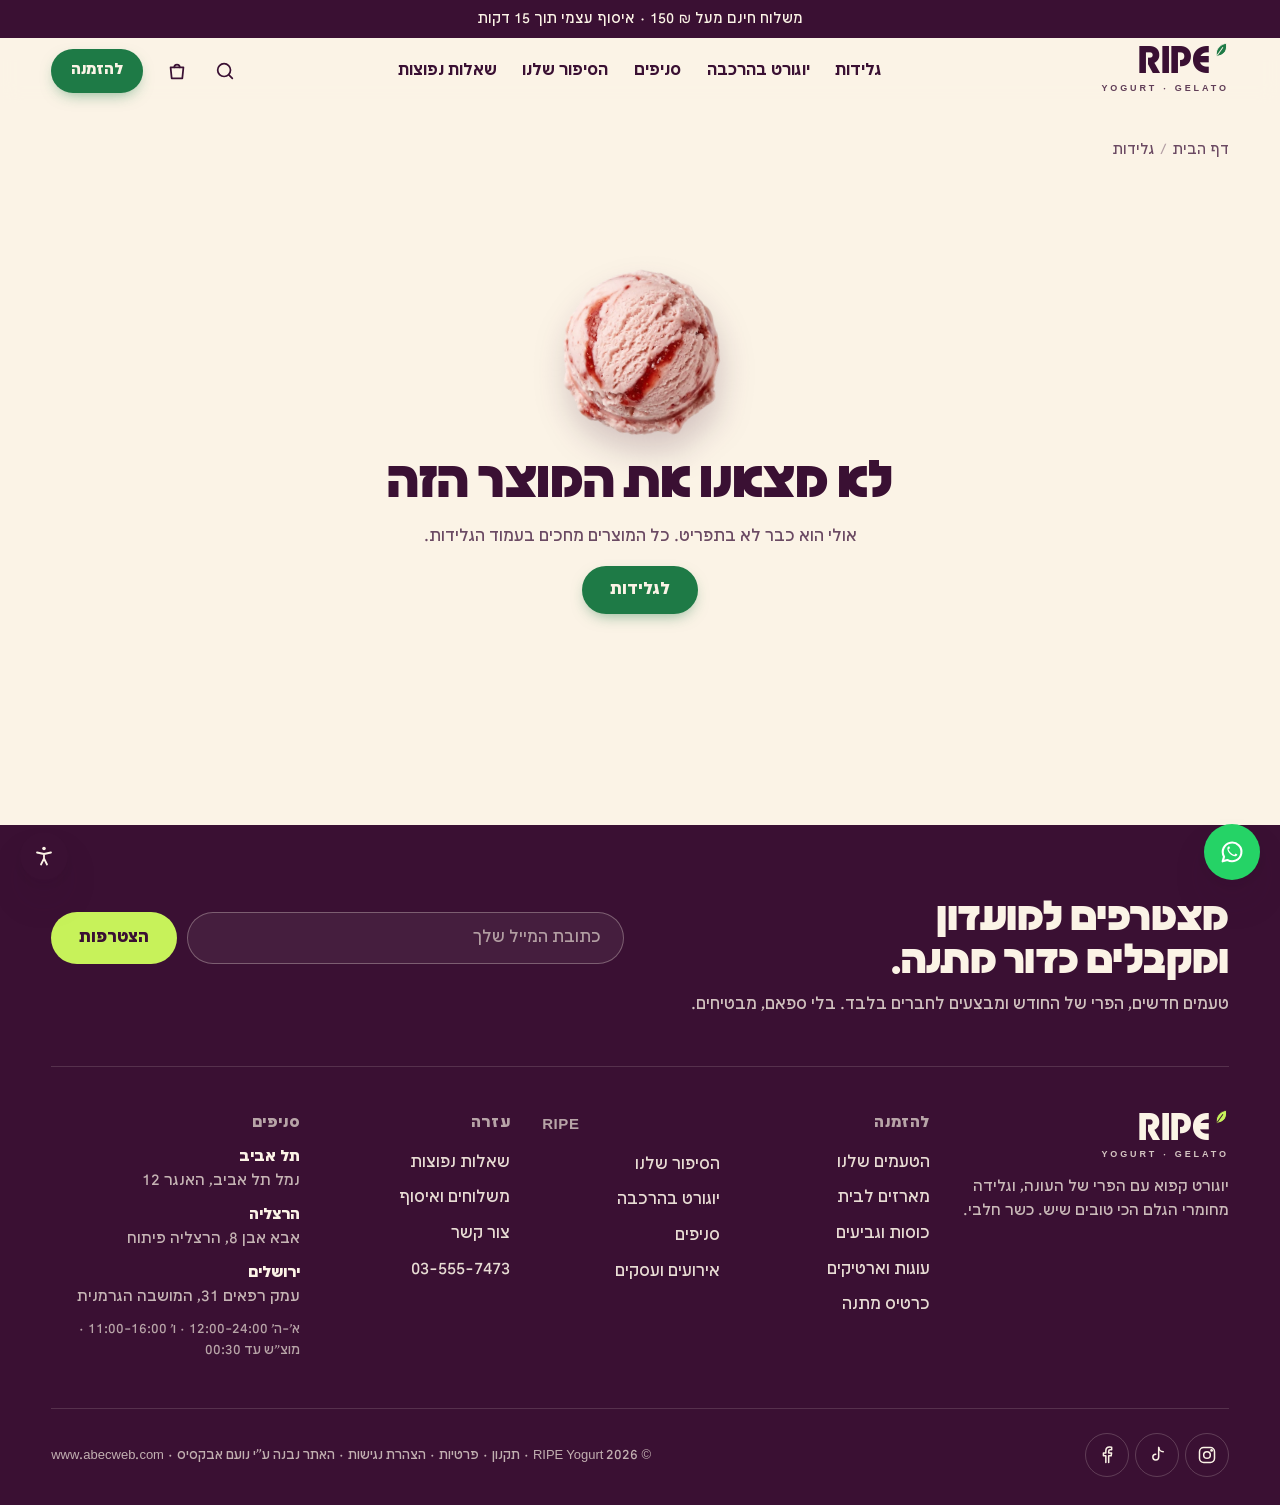
<file: product.html>
<!doctype html>
<html lang="he" dir="rtl">
<head>
  <meta charset="utf-8">
  <meta name="viewport" content="width=device-width, initial-scale=1">
  <title>מוצר · RIPE Yogurt</title>
  <meta name="description" content="גלידה ויוגורט קפוא של RIPE: בוחרים גודל וטעמים, ומקבלים במשלוח מהיר או באיסוף תוך 15 דקות.">
  <meta name="theme-color" content="#FBF3E6">
  <link rel="icon" href="data:image/svg+xml,%3Csvg xmlns='http://www.w3.org/2000/svg' viewBox='0 0 20 20'%3E%3Cpath d='M3 17C3 8 9 3 18 3c0 9-5 14-14 14z' fill='%231E7A46'/%3E%3C/svg%3E">
  <link rel="preload" href="fonts/Reisinger-Michal-Bold.woff2" as="font" type="font/woff2" crossorigin>
  <link rel="stylesheet" href="css/styles.css?v=18">
  <link rel="stylesheet" href="css/pages.css?v=4">
</head>
<body>
<main id="main">
  <div class="wrap" data-pdp>
    <ol class="crumbs" style="padding-block-start:22px" data-crumbs><li><a href="index.html">דף הבית</a></li><li><a href="ice-cream.html">גלידות</a></li></ol>
  </div>
</main>
<script type="module" src="js/product.js?v=1"></script>
</body>
</html>
</file>
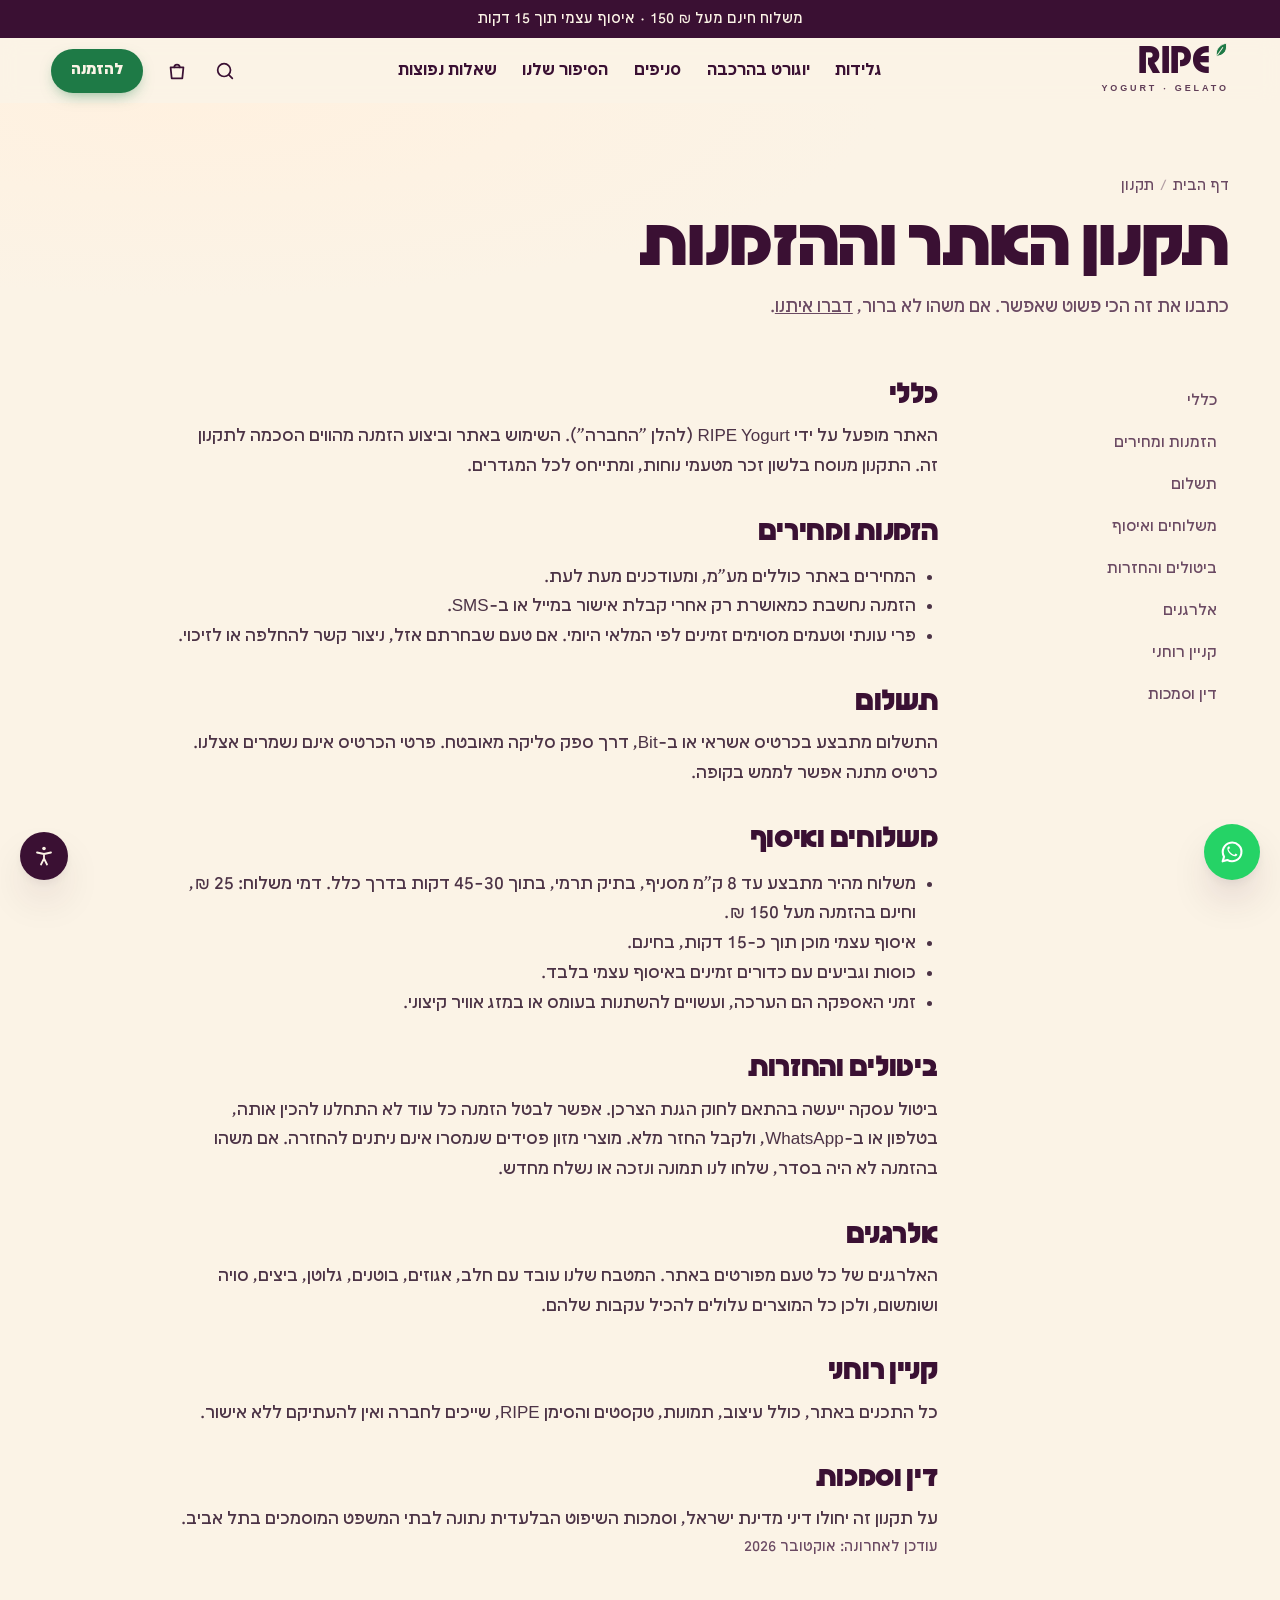
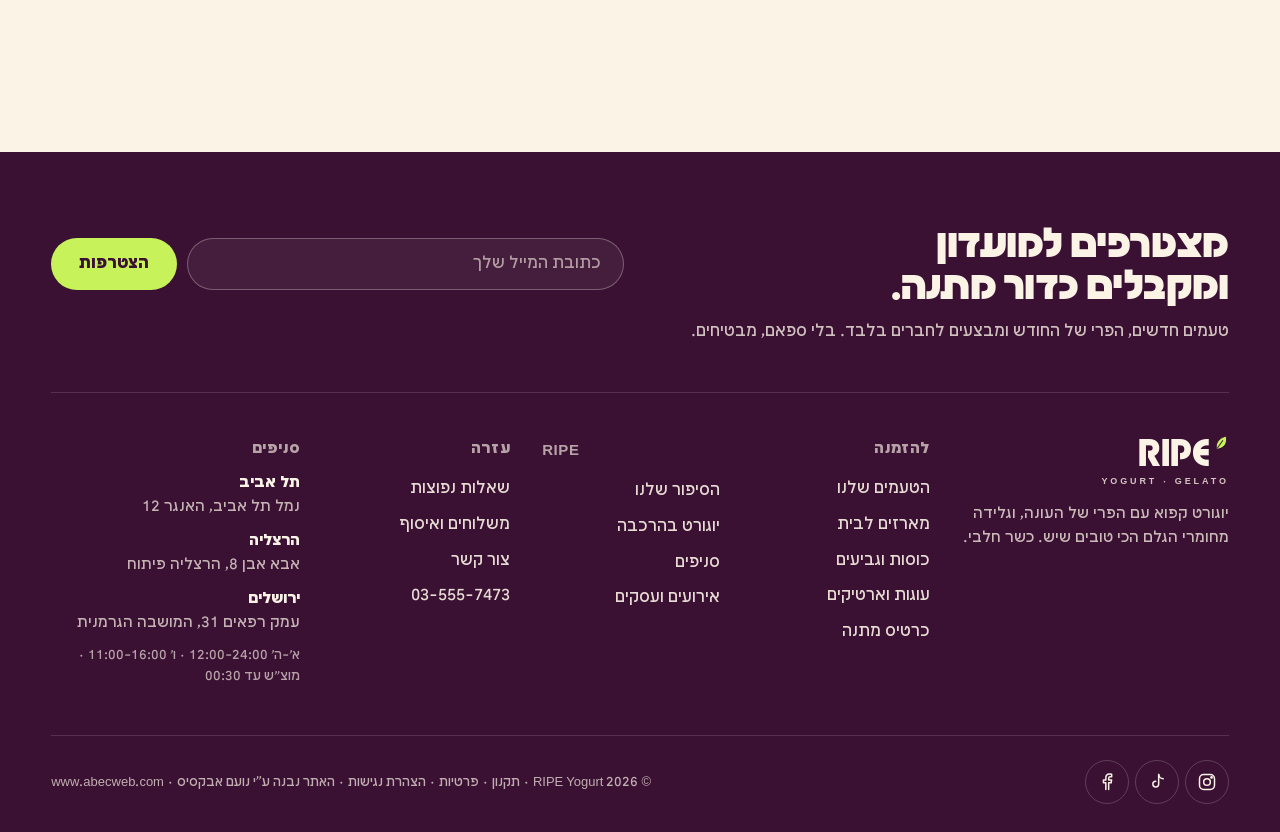
<file: terms.html>
<!doctype html>
<html lang="he" dir="rtl">
<head>
  <meta charset="utf-8">
  <meta name="viewport" content="width=device-width, initial-scale=1">
  <title>תקנון · RIPE Yogurt</title>
  <meta name="description" content="תקנון האתר וההזמנות של RIPE Yogurt: הזמנות, מחירים, משלוחים ואיסוף, ביטולים והחזרות.">
  <meta name="theme-color" content="#FBF3E6">
  <link rel="icon" href="data:image/svg+xml,%3Csvg xmlns='http://www.w3.org/2000/svg' viewBox='0 0 20 20'%3E%3Cpath d='M3 17C3 8 9 3 18 3c0 9-5 14-14 14z' fill='%231E7A46'/%3E%3C/svg%3E">
  <link rel="stylesheet" href="css/styles.css?v=18">
  <link rel="stylesheet" href="css/pages.css?v=4">
</head>
<body>
<main id="main">
  <header class="phead"><div class="wrap"><ol class="crumbs"><li><a href="index.html">דף הבית</a></li><li aria-current="page">תקנון</li></ol><h1>תקנון האתר וההזמנות</h1><p class="phead__lead">כתבנו את זה הכי פשוט שאפשר. אם משהו לא ברור, <a href="contact.html">דברו איתנו</a>.</p></div></header>
  <div class="wrap legaldoc">
    <nav class="toc" aria-label="תוכן העניינים"><a href="#general">כללי</a><a href="#orders">הזמנות ומחירים</a><a href="#payment">תשלום</a><a href="#delivery">משלוחים ואיסוף</a><a href="#cancel">ביטולים והחזרות</a><a href="#allergens">אלרגנים</a><a href="#ip">קניין רוחני</a><a href="#law">דין וסמכות</a></nav>
    <article class="prose">
      <h2 id="general">כללי</h2>
      <p>האתר מופעל על ידי RIPE Yogurt (להלן "החברה"). השימוש באתר וביצוע הזמנה מהווים הסכמה לתקנון זה. התקנון מנוסח בלשון זכר מטעמי נוחות, ומתייחס לכל המגדרים.</p>
      <h2 id="orders">הזמנות ומחירים</h2>
      <ul><li>המחירים באתר כוללים מע"מ, ומעודכנים מעת לעת.</li><li>הזמנה נחשבת כמאושרת רק אחרי קבלת אישור במייל או ב-SMS.</li><li>פרי עונתי וטעמים מסוימים זמינים לפי המלאי היומי. אם טעם שבחרתם אזל, ניצור קשר להחלפה או לזיכוי.</li></ul>
      <h2 id="payment">תשלום</h2>
      <p>התשלום מתבצע בכרטיס אשראי או ב-Bit, דרך ספק סליקה מאובטח. פרטי הכרטיס אינם נשמרים אצלנו. כרטיס מתנה אפשר לממש בקופה.</p>
      <h2 id="delivery">משלוחים ואיסוף</h2>
      <ul><li>משלוח מהיר מתבצע עד 8 ק"מ מסניף, בתיק תרמי, בתוך 30–45 דקות בדרך כלל. דמי משלוח: 25 ₪, וחינם בהזמנה מעל 150 ₪.</li><li>איסוף עצמי מוכן תוך כ-15 דקות, בחינם.</li><li>כוסות וגביעים עם כדורים זמינים באיסוף עצמי בלבד.</li><li>זמני האספקה הם הערכה, ועשויים להשתנות בעומס או במזג אוויר קיצוני.</li></ul>
      <h2 id="cancel">ביטולים והחזרות</h2>
      <p>ביטול עסקה ייעשה בהתאם לחוק הגנת הצרכן. אפשר לבטל הזמנה כל עוד לא התחלנו להכין אותה, בטלפון או ב-WhatsApp, ולקבל החזר מלא. מוצרי מזון פסידים שנמסרו אינם ניתנים להחזרה. אם משהו בהזמנה לא היה בסדר, שלחו לנו תמונה ונזכה או נשלח מחדש.</p>
      <h2 id="allergens">אלרגנים</h2>
      <p>האלרגנים של כל טעם מפורטים באתר. המטבח שלנו עובד עם חלב, אגוזים, בוטנים, גלוטן, ביצים, סויה ושומשום, ולכן כל המוצרים עלולים להכיל עקבות שלהם.</p>
      <h2 id="ip">קניין רוחני</h2>
      <p>כל התכנים באתר, כולל עיצוב, תמונות, טקסטים והסימן RIPE, שייכים לחברה ואין להעתיקם ללא אישור.</p>
      <h2 id="law">דין וסמכות</h2>
      <p>על תקנון זה יחולו דיני מדינת ישראל, וסמכות השיפוט הבלעדית נתונה לבתי המשפט המוסמכים בתל אביב.</p>
      <p class="updated">עודכן לאחרונה: אוקטובר 2026</p>
    </article>
  </div>
</main>
<script type="module">import { initLayout } from './js/layout.js?v=6'; initLayout();</script>
</body>
</html>
</file>
<file: css/styles.css>
/* RIPE Yogurt · tokens → base → components → sections */

@font-face { font-family: 'Reisinger Michal'; src: url('../fonts/Reisinger-Michal-Bold.woff2') format('woff2'); font-weight: 700; font-display: swap; }
@font-face { font-family: 'Reisinger Michal'; src: url('../fonts/Reisinger-Michal-Regular.woff2') format('woff2'); font-weight: 400; font-display: swap; }
@font-face { font-family: 'Fb Tubic Sans'; src: url('../fonts/FbTubic-Sans-Regular.woff2') format('woff2'); font-weight: 400; font-display: swap; }
@font-face { font-family: 'Fb Tubic Sans'; src: url('../fonts/FbTubic-Sans-Medium.woff2') format('woff2'); font-weight: 500; font-display: swap; }
@font-face { font-family: 'Fb Tubic Sans'; src: url('../fonts/FbTubic-Sans-Bold.woff2') format('woff2'); font-weight: 700; font-display: swap; }

:root {
  /* color */
  --cream: #FBF3E6;
  --cream-2: #F5E8D3;
  --paper: #FFFBF4;
  --plum: #3A1033;
  --plum-2: #4C1A44;
  --muted: #6B4A63;
  --leaf: #1E7A46;
  --leaf-hover: #17663A;
  --lime: #C7F25A;
  --line: rgb(58 16 51 / .12);
  --tint-peach: #FCE3CF;
  --tint-pink: #F9D7DE;
  --tint-mint: #DDEFD8;
  --tint-lemon: #F6EDBF;
  --tint-lilac: #EBDDF0;

  /* type */
  --f-display: 'Reisinger Michal', 'Fb Tubic Sans', 'Rubik', Arial, sans-serif;
  --f-body: 'Fb Tubic Sans', 'Rubik', 'Assistant', Arial, sans-serif;
  --fs-hero: clamp(44px, min(6.4vw, 10.5vh), 100px);
  --fs-h2: clamp(32px, 4vw, 56px);
  --fs-h3: 24px;
  --fs-body: clamp(16px, 1.25vw, 18px);
  --fs-small: 14px;

  /* space */
  --gutter: clamp(20px, 4vw, 56px);
  --max: 1320px;
  --sp-section: clamp(72px, 9vw, 120px);
  --sp-group: clamp(32px, 4vw, 48px);
  --sp-inner: 16px;

  /* shape */
  --r-card: 22px;
  --r-img: 16px;
  --r-pill: 999px;
  --shadow: 0 2px 4px rgb(58 16 51 / .05), 0 12px 32px -8px rgb(58 16 51 / .16);
  --shadow-lift: 0 4px 8px rgb(58 16 51 / .06), 0 22px 44px -10px rgb(58 16 51 / .24);

  /* motion */
  --ease: cubic-bezier(.22, .8, .24, 1);
  --ease-soft: cubic-bezier(.45, 0, .2, 1);
  --t: .35s;
}

*, *::before, *::after { box-sizing: border-box; }
[hidden] { display: none !important; }
html { -webkit-text-size-adjust: 100%; scroll-behavior: smooth; overflow-x: clip; }
html.no-scroll { overflow: hidden; }
body {
  margin: 0; background: var(--cream); color: var(--plum);
  font: 400 var(--fs-body)/1.6 var(--f-body);
  -webkit-font-smoothing: antialiased; overflow-x: clip;
}
img { display: block; max-width: 100%; height: auto; }
a { color: inherit; }
button { font: inherit; color: inherit; cursor: pointer; }
h1, h2, h3 { margin: 0; font-family: var(--f-display); font-weight: 700; line-height: 1.04; letter-spacing: -.01em; text-wrap: balance; }
p { margin: 0; }
:focus-visible { outline: 3px solid var(--leaf); outline-offset: 3px; border-radius: 6px; }
.sr-only { position: absolute !important; width: 1px; height: 1px; overflow: hidden; clip: rect(0 0 0 0); white-space: nowrap; }
.skip { position: absolute; inset-inline-start: 16px; top: -60px; z-index: 100; background: var(--plum); color: var(--cream); padding: 10px 16px; border-radius: 10px; }
.skip:focus { top: 12px; }
.wrap { max-width: var(--max); margin-inline: auto; padding-inline: var(--gutter); }
.section { padding-block: var(--sp-section); }

/* ---------- buttons ---------- */
.btn {
  display: inline-flex; align-items: center; justify-content: center; gap: 10px;
  min-height: 48px; padding: 0 26px; border-radius: var(--r-pill); border: 2px solid transparent;
  font: 700 16px/1 var(--f-body); text-decoration: none; white-space: nowrap;
  transition: background var(--t) var(--ease), transform var(--t) var(--ease), box-shadow var(--t) var(--ease);
}
.btn--primary { background: var(--leaf); color: var(--cream); box-shadow: 0 6px 16px -6px rgb(30 122 70 / .6); }
.btn--primary:hover { background: var(--leaf-hover); transform: translateY(-2px); }
.btn--primary:disabled { background: #B9AFB6; box-shadow: none; cursor: not-allowed; transform: none; }
.btn--ghost { border-color: var(--plum); color: var(--plum); background: transparent; }
.btn--ghost:hover { background: var(--plum); color: var(--cream); }
.btn--lime { background: var(--lime); color: var(--plum); }
.btn--lime:hover { background: #D6F77E; }
.btn--sm { min-height: 44px; padding: 0 18px; font-size: 15px; }
.btn--block { width: 100%; }
.btn .arrow { width: 18px; height: 18px; fill: none; stroke: currentColor; stroke-width: 2.4; stroke-linecap: round; stroke-linejoin: round; }

.icon-btn {
  display: inline-grid; place-items: center; width: 44px; height: 44px; border-radius: 50%;
  border: 0; background: transparent; position: relative; transition: background var(--t);
}
.icon-btn:hover { background: rgb(58 16 51 / .07); }
.icon-btn svg, .line__remove svg { width: 22px; height: 22px; fill: none; stroke: currentColor; stroke-width: 1.9; stroke-linecap: round; stroke-linejoin: round; }

/* ---------- fruit sticker: the brand motif ---------- */
.sticker {
  display: inline-flex; align-items: center; gap: 6px; padding: 5px 13px 4px;
  border-radius: 50% / 60%; background: var(--paper); color: var(--plum);
  font: 700 13px/1.1 var(--f-body); box-shadow: 0 1px 0 rgb(58 16 51 / .08), 0 4px 10px -4px rgb(58 16 51 / .3);
  border: 1.5px solid currentColor; transform: rotate(var(--tilt, -4deg)); white-space: nowrap;
}
.sticker b { font: 700 10px/1 var(--f-body); opacity: .65; letter-spacing: .04em; }
.sticker--season { color: #B0213F; }
.sticker--leaf { color: var(--leaf); }
.sticker--pickup { color: #8A5A00; }
.sticker--new { color: #6A2CB0; }
.sticker:nth-child(2) { --tilt: 3deg; }

/* section head */
.shead { display: flex; align-items: end; justify-content: space-between; gap: 24px; margin-block-end: var(--sp-group); flex-wrap: wrap; }
.shead__title { font-size: var(--fs-h2); max-width: 16ch; }
.shead__title em { font-style: normal; color: var(--leaf); }
.shead__label { margin-block-end: 18px; }
.shead p { color: var(--muted); max-width: 46ch; margin-block-start: 12px; }
.link-arrow { display: inline-flex; align-items: center; gap: 8px; font-weight: 700; text-decoration: none; border-bottom: 2px solid var(--leaf); padding-block: 4px; color: var(--leaf); }
.link-arrow:hover { gap: 12px; }

/* ---------- header ---------- */
.strip { background: var(--plum); color: var(--cream); text-align: center; font-size: var(--fs-small); padding: 8px var(--gutter); }
.header { position: sticky; top: 0; z-index: 40; background: rgb(251 243 230 / .92); backdrop-filter: blur(10px); transition: box-shadow var(--t); }
.header.is-stuck { box-shadow: 0 1px 0 var(--line), 0 8px 24px -16px rgb(58 16 51 / .35); }
.header__in { max-width: var(--max); margin-inline: auto; padding: 10px var(--gutter); display: grid; grid-template-columns: 1fr auto 1fr; align-items: center; gap: 24px; }
.nav { display: flex; gap: clamp(14px, 2vw, 30px); }
.nav a { text-decoration: none; font-weight: 500; font-size: 16px; padding-block: 8px; position: relative; }
.nav a::after { content: ''; position: absolute; inset-inline: 0; bottom: 2px; height: 2px; background: var(--leaf); transform: scaleX(0); transition: transform var(--t) var(--ease); }
.nav a:hover::after, .nav a[aria-current]::after { transform: scaleX(1); }
.header__actions { display: flex; align-items: center; gap: 4px; justify-content: flex-end; }
.header__cta { margin-inline-start: 8px; }
.header__burger { display: none; }
.cart-btn__count { position: absolute; top: 2px; inset-inline-end: 0; min-width: 20px; height: 20px; padding: 0 5px; border-radius: 10px; background: var(--leaf); color: var(--cream); font: 700 12px/20px var(--f-body); }

.logo { display: inline-flex; flex-direction: column; align-items: flex-start; text-decoration: none; line-height: 1; justify-self: start; }
.logo__word { font: 700 34px/0.9 var(--f-display); letter-spacing: .02em; position: relative; display: inline-flex; align-items: flex-start; }
.logo__leaf { width: 16px; height: 16px; margin-inline-start: 2px; margin-top: -6px; fill: var(--leaf); stroke: var(--cream); stroke-width: 1.2; transform: rotate(-10deg); }
.logo__sub { font: 700 9px/1 var(--f-body); letter-spacing: .32em; margin-top: 5px; opacity: .8; }
.logo--light { color: var(--cream); }
.logo--light .logo__leaf { fill: var(--lime); stroke: var(--plum); }

.mmenu { position: fixed; inset: 0; top: 0; z-index: 35; background: var(--cream); padding: 120px var(--gutter) 32px; display: flex; flex-direction: column; gap: 24px; overflow-y: auto; }
.mmenu nav { display: flex; flex-direction: column; }
.mmenu nav a { font: 700 28px/1.2 var(--f-display); text-decoration: none; padding-block: 12px; border-bottom: 1px solid var(--line); }
.mmenu__phone { color: var(--muted); }

/* ---------- hero: centred stack, giant ghost word, fruit in three depth layers ---------- */
.hero {
  position: relative; overflow: clip; isolation: isolate; text-align: center;
  min-height: calc(100svh - 100px); display: grid; align-items: center;
  padding-block: clamp(18px, 3vh, 40px) clamp(28px, 5vh, 64px);
  background: radial-gradient(120% 70% at 50% 58%, #FFF1E0 0, var(--cream) 62%);
}
.hero__in { position: relative; z-index: 2; display: flex; flex-direction: column; align-items: center; pointer-events: none; }
.hero__in a, .hero__in button { pointer-events: auto; }
/* desktop: one two-tone line under the cup, so the cup can take the height */
.hero__title { font-size: clamp(36px, min(4.2vw, 6.4vh), 74px); line-height: 1; margin-block-start: clamp(8px, 1.4vh, 16px); }
.hero__title .l2 { color: var(--leaf); }
.hero__lead { margin-block-start: clamp(8px, 1.2vh, 14px); font-size: clamp(17px, 1.35vw, 20px); color: var(--muted); max-width: 62ch; }
.hero__ctas { display: flex; justify-content: center; gap: 12px; margin-block-start: clamp(12px, 2vh, 22px); flex-wrap: wrap; }
.hero__ctas .btn { min-height: 54px; padding: 0 30px; font-size: 17px; }
.trust { display: flex; justify-content: center; flex-wrap: wrap; gap: 8px 24px; margin-block-start: clamp(12px, 2vh, 24px); padding: 0; list-style: none; font-size: 15px; font-weight: 500; }
.trust li { display: inline-flex; align-items: center; gap: 8px; }
.trust svg { width: 20px; height: 20px; fill: none; stroke: var(--leaf); stroke-width: 2; stroke-linecap: round; stroke-linejoin: round; }

/* the cup and everything that sits around it */
.hero__stage { position: relative; height: clamp(300px, 60vh, 760px); aspect-ratio: 601 / 1200; }
.hero__ghost {
  position: absolute; left: 50%; top: 50%; z-index: -1; translate: -50% calc(-50% + var(--py, 0px)); rotate: -7deg;
  font: 400 clamp(150px, min(29vw, 54vh), 560px)/1 'Yellowtail', 'Brush Script MT', cursive; white-space: nowrap;
  color: var(--plum); opacity: .075; user-select: none; padding-inline: .2em;
}
.hero__glow { position: absolute; left: 50%; top: 58%; width: 260%; aspect-ratio: 1; translate: -50% -50%; z-index: -1; border-radius: 50%;
  background: radial-gradient(closest-side, rgb(250 205 170 / .75), rgb(250 205 170 / .28) 55%, transparent 100%); }
.hero__cup { position: relative; width: 100%; height: 100%; object-fit: contain; filter: drop-shadow(0 34px 28px rgb(58 16 51 / .3));
  animation: cup-in 1.1s var(--ease) .15s backwards, cup-bob 6s ease-in-out 1.3s infinite alternate; }
@keyframes cup-in { from { opacity: 0; translate: 0 40px; scale: .94; } }
@keyframes cup-bob { to { translate: 0 -8px; } }

.dial { position: absolute; top: 12%; inset-inline-start: -84%; width: clamp(92px, 8vw, 120px); aspect-ratio: 1; display: grid; place-items: center; }
.dial svg { position: absolute; inset: 0; width: 100%; height: 100%; animation: spin 22s linear infinite; }
.dial text { font: 700 10.5px var(--f-body); letter-spacing: .14em; fill: var(--plum); }
.dial__core { width: 52%; aspect-ratio: 1; border-radius: 50%; background: var(--leaf); color: var(--cream); display: grid; place-items: center; text-align: center; font: 700 13px/1.05 var(--f-display); box-shadow: var(--shadow); }
@keyframes spin { to { transform: rotate(360deg); } }

/* scattered fruit. Three nested boxes so each motion owns one property:
   .fx = position + scroll parallax (translate) + entrance, .fx__bob = idle float, img = hover */
/* no z-index here on purpose: each layer's z must compete with .hero__in (2) inside .hero */
.hero__fruits { position: absolute; inset: 0; pointer-events: none; }
.fx {
  position: absolute; left: var(--x); top: var(--y); width: var(--w); z-index: var(--z, 1);
  translate: 0 var(--py, 0px); pointer-events: auto; opacity: var(--o, 1);
  animation: fx-in 1.4s var(--ease) var(--in, 0s) backwards;
}
.fx__bob { display: block; animation: fx-bob var(--dur, 7s) ease-in-out var(--delay, 0s) infinite alternate; }
.fx img {
  display: block; width: 100%; height: auto; rotate: var(--r, 0deg);
  filter: blur(var(--blur, 0px)) drop-shadow(0 var(--sh, 14px) calc(var(--sh, 14px) * 1.2) rgb(58 16 51 / .22));
  transition: filter .7s var(--ease-soft), scale .8s cubic-bezier(.34, 1.56, .64, 1), rotate .9s cubic-bezier(.34, 1.56, .64, 1), translate .8s cubic-bezier(.34, 1.56, .64, 1);
}
.fx--near { --z: 3; --blur: 7px; --sh: 30px; }
.fx--mid { --z: 1; --blur: 0px; --sh: 14px; }
.fx--far { --z: 0; --blur: 2.2px; --sh: 6px; --o: .8; }
@keyframes fx-in { from { opacity: 0; scale: 1.35; filter: blur(14px); } }
@keyframes fx-bob { from { transform: translateY(0) rotate(0deg); } to { transform: translateY(var(--amp, -14px)) rotate(var(--spin, 5deg)); } }

/* hover (or a tap on touch): near fruit racks into focus, mid fruit jumps and spins, far fruit pops forward */
.fx--near:is(:hover, .is-poked) img { --blur: 0px; scale: 1.06; rotate: calc(var(--r, 0deg) + 8deg); }
.fx--mid:is(:hover, .is-poked) img { scale: 1.16; rotate: calc(var(--r, 0deg) - 16deg); translate: 0 -12px; }
.fx--far:is(:hover, .is-poked) { opacity: 1; }
.fx--far:is(:hover, .is-poked) img { --blur: 0px; scale: 1.45; rotate: calc(var(--r, 0deg) + 20deg); }
/* wave divider: a yogurt layer between sections */
.wave { display: block; width: 100%; height: clamp(28px, 4vw, 56px); }

/* ---------- categories ---------- */
.cats { display: grid; grid-template-columns: repeat(5, minmax(0, 1fr)); gap: 18px; }
.cat {
  position: relative; display: flex; flex-direction: column; text-decoration: none; border-radius: var(--r-card);
  background: var(--paper); box-shadow: var(--shadow); padding: 14px 14px 18px; overflow: hidden;
  transition: transform var(--t) var(--ease), box-shadow var(--t) var(--ease);
}
.cat:hover { transform: translateY(-4px); box-shadow: var(--shadow-lift); }
.cat__media { aspect-ratio: 1; border-radius: var(--r-img); display: grid; place-items: center; overflow: hidden; }
.cat__media img { width: 92%; transition: transform .5s var(--ease); }
.cat:hover .cat__media img { transform: scale(1.06) rotate(-2deg); }
.cat__name { font: 700 22px/1.1 var(--f-display); margin-block-start: 14px; }
.cat__from { font-size: 15px; color: var(--muted); margin-block-start: 4px; }
.cat__go { position: absolute; top: 22px; inset-inline-start: 22px; width: 40px; height: 40px; border-radius: 50%; background: var(--paper); display: grid; place-items: center; box-shadow: var(--shadow); transition: background var(--t), color var(--t); }
.cat__go svg { width: 18px; height: 18px; fill: none; stroke: currentColor; stroke-width: 2.4; stroke-linecap: round; stroke-linejoin: round; }
.cat:hover .cat__go { background: var(--leaf); color: var(--cream); }
.gift-art { width: 82%; aspect-ratio: 1.6; border-radius: 14px; background: var(--plum); color: var(--cream); display: grid; place-items: center; transform: rotate(-6deg); box-shadow: var(--shadow-lift); position: relative; }
.gift-art::before { content: ''; position: absolute; inset-block: 0; inset-inline-start: 26%; width: 12px; background: var(--lime); }
.gift-art span { font: 700 26px var(--f-display); position: relative; }

.tint-peach { --tint: var(--tint-peach); } .tint-pink { --tint: var(--tint-pink); } .tint-mint { --tint: var(--tint-mint); }
.tint-lemon { --tint: var(--tint-lemon); } .tint-lilac { --tint: var(--tint-lilac); }
.cat__media, .pcard__media { background: var(--tint, var(--cream-2)); }

/* ---------- mini builder ---------- */
.builder { background: var(--paper); border-radius: 36px; box-shadow: var(--shadow); padding: clamp(28px, 4vw, 56px); display: grid; grid-template-columns: minmax(0, 1fr) minmax(0, 1fr); gap: clamp(24px, 4vw, 64px); align-items: center; }
.builder__text h2 { font-size: var(--fs-h2); }
.builder__text > p { color: var(--muted); margin-block-start: 14px; max-width: 40ch; }
.fruit-picker { display: grid; grid-template-columns: repeat(3, minmax(0, 1fr)); gap: 12px; margin-block: 28px 20px; padding: 0; list-style: none; }
.fruit-btn {
  width: 100%; display: flex; flex-direction: column; align-items: center; gap: 6px; padding: 10px 6px 12px;
  border-radius: 18px; border: 2px solid transparent; background: var(--cream); font-weight: 500; font-size: 15px;
  transition: border-color var(--t), transform var(--t) var(--ease), background var(--t);
}
.fruit-btn img { width: 72%; }
.fruit-btn:hover { transform: translateY(-3px); }
.fruit-btn[aria-pressed="true"] { border-color: var(--leaf); background: var(--tint-mint); }
.fruit-btn[aria-pressed="true"]::after { content: '✓'; position: absolute; }
.fruit-btn { position: relative; }
.fruit-btn[aria-pressed="true"]::after { top: 6px; inset-inline-start: 8px; width: 22px; height: 22px; border-radius: 50%; background: var(--leaf); color: var(--cream); font-size: 13px; line-height: 22px; text-align: center; }
.builder__meta { display: flex; align-items: center; justify-content: space-between; gap: 16px; flex-wrap: wrap; }
.builder__count { font-weight: 500; }
.builder__count strong { color: var(--leaf); }
.builder__price { font: 700 28px var(--f-display); }

.cup { position: relative; width: min(100%, 420px); aspect-ratio: 4 / 5; justify-self: center; }
.cup__plate { position: absolute; inset-inline: 2%; bottom: 4%; aspect-ratio: 1; border-radius: 50%; background: radial-gradient(circle at 50% 40%, #FFE2C4 0, #FAD0B0 60%, #F6C3A3 100%); }
/* the stack keeps the photo's own ratio, so topping slots (in % of the photo) land on the same coil at every size */
.cup__stack { position: absolute; bottom: 0; left: 50%; height: 100%; aspect-ratio: 525 / 1100; transform: translateX(-50%); }
.cup__photo { width: 100%; height: 100%; filter: drop-shadow(0 26px 22px rgb(58 16 51 / .25)); }
.cup__drops { position: absolute; inset: 0; pointer-events: none; }
.drop { position: absolute; animation: fall .7s cubic-bezier(.3, 1.4, .5, 1) both; }
@keyframes fall { from { transform: translateY(-160%) rotate(-30deg); opacity: 0; } 60% { opacity: 1; } to { transform: translateY(0) rotate(var(--r, 0deg)); opacity: 1; } }

/* ---------- season ---------- */
.season { display: grid; grid-template-columns: minmax(0, 1.35fr) minmax(0, 1fr); gap: 24px; align-items: stretch; }
/* season cards: an accordion row, the hovered (or tapped) card widens and the others step back */
.fruits-row { display: flex; gap: 16px; min-height: 360px; }
.fruit-card {
  flex: 1 1 0; min-width: 0; background: var(--tint, var(--paper)); border-radius: var(--r-card); box-shadow: var(--shadow);
  padding: 52px 16px 24px; text-align: center; position: relative; overflow: hidden; cursor: default;
  display: flex; flex-direction: column; align-items: center;
}
/* scoped so the generic [data-reveal] transition (declared later) doesn't replace it */
.fruits-row .fruit-card { transition: flex-grow .9s var(--ease-soft), box-shadow .6s var(--ease-soft), opacity .6s var(--ease-soft), transform .8s var(--ease); }
.fruit-card__media { flex: 1; width: 100%; display: grid; place-items: center; min-height: 120px; }
.fruit-card img { width: min(86%, 210px); transition: transform .9s var(--ease-soft); }
.fruit-card h3 { font-size: 24px; margin-block-start: 10px; }
.fruit-card p { font-size: 14px; color: var(--muted); }
.fruit-card .sticker { position: absolute; top: 14px; inset-inline-start: 14px; font-size: 11px; padding: 3px 9px 2px; }
.fruit-card__more {
  max-height: 0; opacity: 0; overflow: hidden; margin-block-start: 0; font-weight: 700; font-size: 15px; color: var(--leaf);
  text-decoration: none; border-bottom: 2px solid currentColor; white-space: nowrap;
  transition: max-height .5s var(--ease), opacity .4s var(--ease), margin .5s var(--ease);
}
.fruits-row.has-active .fruit-card { flex-grow: .92; }
.fruits-row .fruit-card.is-active { flex-grow: 1.22; box-shadow: var(--shadow-lift); }
.fruits-row.has-active .fruit-card:not(.is-active) { opacity: .94; }
.fruits-row.has-active .fruit-card:not(.is-active) img { transform: scale(.97); }
.fruit-card.is-active img { transform: scale(1.04); }
.fruit-card.is-active .fruit-card__more { max-height: 40px; opacity: 1; margin-block-start: 12px; }
@media (hover: hover) {
  .fruits-row:hover .fruit-card { flex-grow: .92; opacity: .94; }
  .fruits-row:hover .fruit-card img { transform: scale(.97); }
  .fruits-row .fruit-card:hover { flex-grow: 1.22; opacity: 1; box-shadow: var(--shadow-lift); }
  .fruits-row .fruit-card:hover img { transform: scale(1.04); }
  .fruits-row .fruit-card:hover .fruit-card__more { max-height: 40px; opacity: 1; margin-block-start: 12px; }
}
.feature { background: var(--plum); color: var(--cream); border-radius: 30px; box-shadow: var(--shadow); padding: 28px; display: flex; flex-direction: column; position: relative; overflow: hidden; }
.feature .sticker { align-self: flex-start; }
.feature__img { width: 78%; margin: 4px auto 0; filter: drop-shadow(0 18px 24px rgb(0 0 0 / .35)); }
.feature__img-wrap { background: var(--tint-pink); border-radius: 50%; aspect-ratio: 1; width: min(64%, 300px); margin: 12px auto 0; display: grid; place-items: center; }
.feature__img-wrap img { width: 92%; }
.feature h3 { font-size: 30px; margin-block-start: 18px; }
.feature p { opacity: .82; margin-block-start: 6px; }
.feature__row { display: flex; align-items: center; justify-content: space-between; gap: 12px; margin-block-start: auto; padding-block-start: 20px; flex-wrap: wrap; }
.feature__price { font: 700 26px var(--f-display); color: var(--lime); }
.feature .pills { margin-block-start: 16px; }
.feature .pill { background: transparent; color: var(--cream); border-color: rgb(251 243 230 / .35); }
.feature .pill[aria-checked="true"] { background: var(--cream); color: var(--plum); border-color: var(--cream); }

/* ---------- product cards ---------- */
.grid-products { display: grid; grid-template-columns: repeat(4, minmax(0, 1fr)); gap: 20px; }
.pcard { position: relative; background: var(--paper); border-radius: var(--r-card); box-shadow: var(--shadow); padding: 12px; display: flex; flex-direction: column; transition: box-shadow var(--t) var(--ease), transform var(--t) var(--ease); }
.pcard:hover { box-shadow: var(--shadow-lift); transform: translateY(-3px); }
.pcard__media { display: grid; place-items: center; aspect-ratio: 1; border-radius: var(--r-img); overflow: hidden; }
.pcard__media img { width: 90%; transition: transform .5s var(--ease); }
.pcard:hover .pcard__media img { transform: scale(1.05); }
.pcard__tags { position: absolute; top: 20px; inset-inline-start: 20px; display: flex; gap: 6px; flex-wrap: wrap; padding: 0; margin: 0; list-style: none; }
.pcard__body { padding: 14px 6px 4px; display: flex; flex-direction: column; flex: 1; }
.pcard__name { font-size: 22px; }
.pcard__name a { text-decoration: none; }
.pcard__name a:hover { color: var(--leaf); }
.pcard__desc { font-size: 15px; color: var(--muted); margin-block: 4px 12px; }
.pills { display: flex; flex-wrap: wrap; gap: 6px; }
.pill { min-height: 36px; padding: 0 12px; border-radius: var(--r-pill); border: 1.5px solid var(--line); background: var(--cream); font-size: 14px; font-weight: 500; transition: all .2s; }
.pill:hover:not(:disabled) { border-color: var(--plum); }
.pill[aria-checked="true"] { background: var(--plum); color: var(--cream); border-color: var(--plum); }
.pill:disabled { opacity: .5; text-decoration: line-through; cursor: not-allowed; }
.pill small { font-size: 11px; }
.pcard__foot { display: flex; align-items: center; justify-content: space-between; gap: 10px; margin-block-start: auto; padding-block-start: 16px; }
.pcard__price { font: 700 24px var(--f-display); }
.pcard__note { font-size: 13px; color: var(--muted); margin-block-start: 6px; min-height: 1.2em; }

/* ---------- flavours ---------- */
.chips { display: flex; gap: 8px; flex-wrap: wrap; }
.chip { min-height: 44px; padding: 0 18px; border-radius: var(--r-pill); border: 1.5px solid var(--plum); background: transparent; font-weight: 500; }
.chip[aria-pressed="true"] { background: var(--plum); color: var(--cream); }
.scoops { display: grid; grid-template-columns: repeat(8, minmax(0, 1fr)); gap: 16px; margin: 0; padding: 0; list-style: none; }
.scoop { text-align: center; transition: opacity .3s, transform .3s var(--ease); }
.scoop.is-hidden { display: none; }
.scoop a { text-decoration: none; display: block; }
.scoop__ball { aspect-ratio: 1; border-radius: 50%; background: var(--paper); box-shadow: var(--shadow); display: grid; place-items: center; overflow: hidden; transition: transform var(--t) var(--ease); }
.scoop__ball img { width: 104%; max-width: none; }
.scoop a:hover .scoop__ball { transform: translateY(-6px) rotate(-4deg); }
.scoop h3 { font: 500 16px/1.3 var(--f-body); margin-block-start: 12px; }
.scoop small { display: block; font-size: 12px; color: var(--muted); }

/* ---------- ingredients (dark block) ---------- */
.dark { background: var(--plum); color: var(--cream); }
.dark .shead p { color: rgb(251 243 230 / .75); }
.dark .shead__title em { color: var(--lime); }
.dark .link-arrow { color: var(--lime); border-color: var(--lime); }
.ingredients { display: grid; grid-template-columns: repeat(4, minmax(0, 1fr)); gap: 20px; }
.ing { background: var(--plum-2); border-radius: var(--r-card); overflow: hidden; box-shadow: 0 18px 40px -16px rgb(0 0 0 / .5); }
.ing__media { aspect-ratio: 4 / 5; overflow: hidden; background: #2C0B27; }
.ing__media img { width: 100%; height: 100%; object-fit: cover; transition: transform .6s var(--ease); }
.ing:hover .ing__media img { transform: scale(1.05); }
.ing__body { padding: 18px 20px 22px; }
.ing__origin { font-size: 13px; color: var(--lime); font-weight: 700; letter-spacing: .04em; }
.ing h3 { font-size: 24px; margin-block: 4px 8px; }
.ing p { font-size: 15px; opacity: .8; }

/* ---------- how ---------- */
.steps { display: grid; grid-template-columns: repeat(3, minmax(0, 1fr)); gap: 20px; counter-reset: step; padding: 0; margin: 0; list-style: none; }
.step { background: var(--paper); border-radius: var(--r-card); box-shadow: var(--shadow); padding: 28px; position: relative; }
.step__n { font: 700 64px/1 var(--f-display); color: transparent; -webkit-text-stroke: 2px var(--leaf); }
.step h3 { font-size: 26px; margin-block: 14px 8px; }
.step p { color: var(--muted); }
.step svg { position: absolute; top: 28px; inset-inline-end: 28px; width: 44px; height: 44px; fill: none; stroke: var(--plum); stroke-width: 1.6; stroke-linecap: round; stroke-linejoin: round; }

/* ---------- reviews ---------- */
.reviews { display: grid; grid-template-columns: repeat(3, minmax(0, 1fr)); gap: 20px; }
.review { background: var(--paper); border-radius: var(--r-card); box-shadow: var(--shadow); padding: 28px; display: flex; flex-direction: column; gap: 18px; margin: 0; }
.review:nth-child(2) { transform: translateY(24px); }
.stars { color: #E2A100; letter-spacing: 2px; font-size: 18px; }
.review blockquote { margin: 0; font-size: 18px; line-height: 1.55; }
.review figcaption { margin-block-start: auto; font-size: 15px; color: var(--muted); }
.review figcaption strong { color: var(--plum); }

/* ---------- branches ---------- */
.branches { display: grid; grid-template-columns: repeat(3, minmax(0, 1fr)); gap: 20px; }
.branch { background: var(--paper); border-radius: var(--r-card); box-shadow: var(--shadow); overflow: hidden; display: flex; flex-direction: column; }
.branch__media { aspect-ratio: 4 / 3; background: var(--cream-2); overflow: hidden; }
.branch__media img { width: 100%; height: 100%; object-fit: cover; }
.branch__body { padding: 20px 22px 22px; display: flex; flex-direction: column; gap: 8px; flex: 1; }
.branch h3 { font-size: 26px; display: flex; align-items: center; gap: 10px; flex-wrap: wrap; }
.open { font: 700 12px/1 var(--f-body); padding: 5px 10px; border-radius: var(--r-pill); background: var(--tint-mint); color: var(--leaf); }
.open.is-closed { background: #F4E1E4; color: #9B1C3A; }
.branch p { color: var(--muted); font-size: 15px; }
.branch__actions { display: flex; gap: 8px; margin-block-start: auto; padding-block-start: 12px; flex-wrap: wrap; }
.branch__actions .btn { flex: 1; }

/* ---------- footer ---------- */
.footer { background: var(--plum); color: var(--cream); padding-block: 72px 28px; margin-block-start: var(--sp-section); }
.club { display: grid; grid-template-columns: minmax(0, 1fr) minmax(0, 1fr); gap: 32px; align-items: center; padding-block-end: 48px; border-bottom: 1px solid rgb(251 243 230 / .14); }
.club__title { font-size: clamp(28px, 3.2vw, 44px); }
.club p { opacity: .78; margin-block-start: 10px; }
.club__form { display: flex; gap: 10px; flex-wrap: wrap; }
.club__form input { flex: 1; min-width: 0; min-height: 52px; border-radius: var(--r-pill); border: 1.5px solid rgb(251 243 230 / .3); background: rgb(251 243 230 / .06); color: var(--cream); padding: 0 22px; font: inherit; }
.club__form input::placeholder { color: rgb(251 243 230 / .6); }
.club__form .btn { min-height: 52px; }
.club__msg { width: 100%; font-size: 14px; min-height: 1.4em; color: var(--lime); opacity: 1 !important; }
.footer__cols { display: grid; grid-template-columns: 1.5fr repeat(3, 1fr) 1.4fr; gap: 32px; padding-block: 48px; }
.footer__cols h3 { font: 700 15px var(--f-body); letter-spacing: .04em; margin-block-end: 14px; opacity: .65; }
.footer__cols nav a { display: block; text-decoration: none; padding-block: 5px; opacity: .9; }
.footer__cols nav a:hover { color: var(--lime); }
.footer__brand p { margin-block-start: 16px; opacity: .75; font-size: 15px; max-width: 30ch; }
.footer__branch { display: flex; flex-direction: column; font-size: 15px; margin-block-end: 10px; }
.footer__branch span { opacity: .72; }
.footer__hours { font-size: 13px; opacity: .65; }
.footer__bottom { display: flex; align-items: center; justify-content: space-between; gap: 16px; flex-wrap: wrap; padding-block-start: 24px; border-top: 1px solid rgb(251 243 230 / .14); }
.social { display: flex; gap: 6px; }
.social a { width: 44px; height: 44px; border-radius: 50%; display: grid; place-items: center; border: 1px solid rgb(251 243 230 / .2); }
.social a:hover { background: var(--lime); color: var(--plum); }
.social svg { width: 20px; height: 20px; fill: none; stroke: currentColor; stroke-width: 1.8; stroke-linecap: round; stroke-linejoin: round; }
.legal { font-size: 13px; opacity: .7; }
.legal a { text-decoration: none; }
.legal a:hover { text-decoration: underline; }

/* ---------- floating + drawer + search ---------- */
.fab { position: fixed; bottom: 20px; z-index: 30; width: 56px; height: 56px; border-radius: 50%; display: grid; place-items: center; border: 0; box-shadow: var(--shadow-lift); }
.fab svg { width: 28px; height: 28px; fill: none; stroke: currentColor; stroke-width: 1.8; stroke-linecap: round; stroke-linejoin: round; }
.fab svg .fill { fill: currentColor; stroke: none; }
.fab--wa { inset-inline-start: 20px; background: #25D366; color: #fff; }
.fab--a11y { inset-inline-end: 20px; background: var(--plum); color: var(--cream); width: 48px; height: 48px; }
.fab--a11y svg { width: 24px; height: 24px; }
.a11y { position: fixed; bottom: 80px; inset-inline-end: 20px; z-index: 31; background: var(--paper); border-radius: 18px; box-shadow: var(--shadow-lift); padding: 10px; display: flex; flex-direction: column; min-width: 200px; }
.a11y button, .a11y a { text-align: start; background: none; border: 0; padding: 12px 14px; border-radius: 10px; font-size: 15px; text-decoration: none; }
.a11y button:hover, .a11y a:hover { background: var(--cream); }
.a11y button[aria-pressed="true"] { background: var(--tint-mint); font-weight: 700; }
html.a11y-big { font-size: 112%; } html.a11y-big body { --fs-body: 20px; }
html.a11y-contrast body { --muted: #3A1033; --line: rgb(58 16 51 / .45); }
html.a11y-links a { text-decoration: underline !important; text-underline-offset: 3px; }
html.a11y-still *, html.a11y-still *::before { animation: none !important; transition: none !important; }

.drawer { position: fixed; inset: 0; z-index: 60; }
.drawer__scrim { position: absolute; inset: 0; background: rgb(42 10 37 / .45); opacity: 0; transition: opacity var(--t); }
.drawer__panel { position: absolute; inset-block: 0; inset-inline-end: 0; width: min(440px, 100%); background: var(--cream); display: flex; flex-direction: column; transform: translateX(-100%); transition: transform .4s var(--ease); box-shadow: var(--shadow-lift); }
.drawer.is-open .drawer__scrim { opacity: 1; }
.drawer.is-open .drawer__panel { transform: none; }
.drawer__head { display: flex; align-items: center; justify-content: space-between; padding: 18px 22px; border-bottom: 1px solid var(--line); }
.drawer__title { font-size: 28px; }
.drawer__body { flex: 1; overflow-y: auto; padding: 8px 22px; overscroll-behavior: contain; }
.drawer__foot { padding: 18px 22px 22px; border-top: 1px solid var(--line); display: flex; flex-direction: column; gap: 10px; background: var(--paper); }
.drawer__sum { display: flex; justify-content: space-between; font-weight: 700; font-size: 18px; margin-block: 4px 6px; }
.drawer__empty { text-align: center; padding-block: 64px; display: flex; flex-direction: column; align-items: center; gap: 16px; }
.drawer__empty svg { width: 90px; fill: none; stroke: var(--muted); stroke-width: 2.4; stroke-linecap: round; stroke-linejoin: round; }
.line { display: grid; grid-template-columns: 72px minmax(0, 1fr) auto; gap: 14px; padding-block: 16px; border-bottom: 1px solid var(--line); align-items: start; }
.line__img { border-radius: 14px; background: var(--paper); }
.line__name { font: 700 17px/1.25 var(--f-body); }
.line__meta { font-size: 14px; color: var(--muted); }
.line__note { font-size: 13px; color: #8A5A00; font-weight: 500; }
.line__row { display: flex; align-items: center; justify-content: space-between; margin-block-start: 10px; }
.line__price { font-weight: 700; }
.line__remove { width: 36px; height: 36px; border: 0; background: none; border-radius: 50%; display: grid; place-items: center; color: var(--muted); }
.line__remove svg { width: 18px; height: 18px; }
.line__remove:hover { background: rgb(58 16 51 / .07); }
.qty { display: inline-flex; align-items: center; border: 1.5px solid var(--line); border-radius: var(--r-pill); background: var(--paper); }
.qty button { width: 36px; height: 36px; border: 0; background: none; font-size: 18px; font-weight: 700; border-radius: 50%; }
.qty span { min-width: 24px; text-align: center; font-weight: 700; }
.ship-meter p { font-size: 14px; font-weight: 500; }
.ship-meter__bar { height: 8px; border-radius: 4px; background: var(--cream-2); margin-block-start: 8px; overflow: hidden; }
.ship-meter__bar span { display: block; height: 100%; background: var(--leaf); border-radius: inherit; transition: inline-size .5s var(--ease); margin-inline-start: 0; }

.search { position: fixed; inset: 0; z-index: 70; background: rgb(42 10 37 / .5); display: grid; place-items: start center; padding: 10vh 16px 16px; }
.search__box { width: min(640px, 100%); background: var(--cream); border-radius: 24px; box-shadow: var(--shadow-lift); overflow: hidden; }
.search__row { display: flex; align-items: center; gap: 10px; padding: 10px 14px 10px 10px; border-bottom: 1px solid var(--line); }
.search__row > svg { width: 22px; height: 22px; fill: none; stroke: var(--muted); stroke-width: 2; margin-inline-start: 8px; }
.search__row input { flex: 1; min-width: 0; border: 0; background: none; font: 500 19px var(--f-body); color: var(--plum); padding: 12px 0; }
.search__row input:focus { outline: none; }
.search__results { max-height: 56vh; overflow-y: auto; padding: 8px; }
.search__item { display: flex; align-items: center; gap: 14px; padding: 8px 10px; border-radius: 14px; text-decoration: none; }
.search__item:hover, .search__item:focus-visible { background: var(--paper); }
.search__item img { border-radius: 10px; background: var(--paper); }
.search__item span { display: flex; flex-direction: column; font-weight: 500; }
.search__item small { color: var(--muted); font-size: 13px; font-weight: 400; }
.search__empty { padding: 20px; color: var(--muted); }

/* ---------- reveal ---------- */
[data-reveal] { opacity: 0; transform: translateY(26px); transition: opacity .8s var(--ease), transform .8s var(--ease); }
[data-reveal].is-in { opacity: 1; transform: none; }
.review[data-reveal].is-in:nth-child(2) { transform: translateY(24px); }

@media (prefers-reduced-motion: reduce) {
  *, *::before, *::after { animation: none !important; transition-duration: .01ms !important; scroll-behavior: auto !important; }
  [data-reveal] { opacity: 1; transform: none; }
}

/* ---------- cut-out food: contain in square slots, grounded with a soft shadow ---------- */
.pcard__media img, .cat__media img { width: 80%; height: 80%; object-fit: contain; filter: drop-shadow(0 14px 14px rgb(58 16 51 / .18)); }
.scoop__ball img { width: 84%; height: 84%; object-fit: contain; filter: drop-shadow(0 8px 8px rgb(58 16 51 / .15)); }
.fruit-btn img { width: 70%; aspect-ratio: 1; object-fit: contain; }
.fruit-card img { aspect-ratio: 1; object-fit: contain; filter: drop-shadow(0 10px 10px rgb(58 16 51 / .15)); }
.feature__img-wrap img { width: 82%; height: 82%; object-fit: contain; filter: drop-shadow(0 18px 18px rgb(58 16 51 / .3)); }
.drop { height: auto; filter: drop-shadow(0 3px 2px rgb(58 16 51 / .28)); }
.line__img, .search__item img { object-fit: contain; }

/* ---------- responsive ---------- */
/* short laptops (14" at 125-150%): keep the CTAs inside the first fold */
@media (max-height: 760px) and (min-width: 821px) {
  .hero { padding-block-start: 10px; }
  .hero__stage { height: 53vh; }
}
@media (max-width: 820px) {
  .hero { min-height: auto; padding-block: 14px 40px; }
  .hero__stage { height: clamp(260px, 42vh, 420px); }
  .hero__title { font-size: clamp(34px, 9.4vw, 46px); line-height: .98; margin-block-start: 10px; }
  .hero__title .l2 { display: block; }
  .hero__ghost { font-size: 34vw; }
  .dial { width: 72px; top: 4%; inset-inline-start: -50%; }
  .fx { left: var(--mx, var(--x)); top: var(--my, var(--y)); width: var(--mw, var(--w)); }
  .fx.no-m { display: none; }
  .fx--near { --blur: 4px; }
}
@media (max-width: 1180px) {
  .nav { display: none; }
  .header__in { grid-template-columns: 1fr auto; }
  .header__burger { display: inline-grid; }
  .scoops { grid-template-columns: repeat(4, minmax(0, 1fr)); }
  .footer__cols { grid-template-columns: repeat(3, 1fr); }
  .footer__brand { grid-column: 1 / -1; }
}
@media (max-width: 1024px) {
  .cats { grid-template-columns: repeat(5, minmax(200px, 1fr)); overflow-x: auto; overflow-y: hidden; overscroll-behavior-x: contain; touch-action: pan-x pan-y; scroll-snap-type: x mandatory; padding: 6px var(--gutter) 24px; margin-inline: calc(var(--gutter) * -1); scrollbar-width: none; }
  .cats::-webkit-scrollbar { display: none; }
  .cat { scroll-snap-align: start; }
  .grid-products { grid-template-columns: repeat(2, minmax(0, 1fr)); }
  .ingredients { grid-template-columns: repeat(2, minmax(0, 1fr)); }
  .season { grid-template-columns: 1fr; }
  .branches { grid-template-columns: 1fr 1fr; }
  .branches .branch:last-child { grid-column: 1 / -1; }
}
@media (max-width: 820px) {
  .builder { grid-template-columns: 1fr; }
  .cup { order: -1; width: min(100%, 300px); }
  .steps { grid-template-columns: 1fr; gap: 0; position: relative; }
  .step { box-shadow: none; background: none; padding: 0 0 32px; padding-inline-start: 76px; }
  .step::before { content: ''; position: absolute; top: 56px; bottom: 0; inset-inline-start: 26px; width: 2px; background: var(--line); }
  .step:last-child::before { display: none; }
  .step__n { position: absolute; inset-inline-start: 0; top: 0; font-size: 52px; }
  .step svg { display: none; }
  .reviews { grid-template-columns: 1fr; }
  .review:nth-child(2), .review[data-reveal].is-in:nth-child(2) { transform: none; }
  .club { grid-template-columns: 1fr; }
  .header__cta { display: none; }
}
@media (max-width: 600px) {
  .grid-products { gap: 12px; }
  .pcard { padding: 8px; }
  .pcard__body { padding: 10px 4px 2px; }
  .pcard__name { font-size: 18px; }
  .pcard__desc { display: none; }
  .pcard__tags { top: 14px; inset-inline-start: 14px; }
  .pcard__tags .sticker:nth-child(n+2) { display: none; }
  .pcard__foot { flex-direction: column; align-items: stretch; gap: 8px; }
  .pcard__foot .btn { padding: 0 10px; }
  .pcard__price { font-size: 20px; }
  .pill { min-height: 34px; padding: 0 9px; font-size: 13px; }
  .scoops { grid-template-columns: none; grid-auto-flow: column; grid-auto-columns: 36%; overflow-x: auto; overflow-y: hidden; overscroll-behavior-x: contain; touch-action: pan-x pan-y; scroll-snap-type: x mandatory; padding: 8px var(--gutter) 16px; margin-inline: calc(var(--gutter) * -1); scrollbar-width: none; }
  .scoops::-webkit-scrollbar { display: none; }
  .scoop { scroll-snap-align: start; }
  .fruits-row { gap: 8px; min-height: 250px; }
  .fruit-card { padding: 14px 8px 14px; }
  .fruit-card h3 { font-size: 17px; }
  .fruit-card p { font-size: 12px; }
  .fruit-card__more { font-size: 13px; }
  .fruit-card .sticker { display: none; }
  .ingredients { grid-template-columns: 1fr 1fr; gap: 12px; }
  .ing__body { padding: 14px; }
  .ing h3 { font-size: 19px; }
  .ing p { display: none; }
  .branches { grid-template-columns: 1fr; }
  .footer__cols { grid-template-columns: 1fr 1fr; }
  .logo__word { font-size: 30px; }
  .dial { width: 88px; }
  .hero__ctas .btn { flex: 1; padding: 0 16px; }
  .trust { font-size: 14px; gap: 6px 16px; }
}
</file>
<file: css/pages.css>
/* RIPE Yogurt · inner pages. Built on the tokens in styles.css. */

/* ---------- page head ---------- */
.phead { position: relative; overflow: clip; padding-block: clamp(28px, 4.5vw, 64px) clamp(28px, 4vw, 56px);
  background: radial-gradient(90% 120% at 15% 0%, #FFF1E0 0, var(--cream) 60%); }
.phead__in { display: grid; grid-template-columns: minmax(0, 1fr) auto; align-items: center; gap: 32px; }
.crumbs { display: flex; flex-wrap: wrap; gap: 6px; font-size: 14px; color: var(--muted); margin-block-end: 14px; padding: 0; list-style: none; }
.crumbs li + li::before { content: '/'; margin-inline-end: 6px; opacity: .5; }
.crumbs a { text-decoration: none; }
.crumbs a:hover { color: var(--leaf); }
.phead h1 { font-size: clamp(40px, 5.2vw, 76px); }
.phead h1 em { font-style: normal; color: var(--leaf); }
.phead__lead { color: var(--muted); font-size: clamp(17px, 1.35vw, 20px); max-width: 52ch; margin-block-start: 14px; }
.phead__art { width: clamp(140px, 18vw, 260px); filter: drop-shadow(0 24px 22px rgb(58 16 51 / .25)); rotate: -6deg; }
.phead__ghost { position: absolute; inset-inline-start: 4%; bottom: -8%; z-index: 0; pointer-events: none;
  font: 400 clamp(110px, 16vw, 260px)/1 'Yellowtail', 'Brush Script MT', cursive; color: var(--plum); opacity: .05; rotate: -6deg; }
.phead__in > * { position: relative; z-index: 1; }

/* sticky jump chips under the header */
.jump { position: sticky; top: 64px; z-index: 20; background: rgb(251 243 230 / .94); backdrop-filter: blur(8px); border-block: 1px solid var(--line); }
.jump__in { display: flex; gap: 8px; padding-block: 10px; overflow-x: auto; overflow-y: hidden; overscroll-behavior-x: contain; touch-action: pan-x pan-y; scrollbar-width: none; }
.jump__in::-webkit-scrollbar { display: none; }
.jump a { flex: none; display: inline-flex; align-items: center; gap: 8px; min-height: 40px; padding: 0 16px; border-radius: var(--r-pill);
  border: 1.5px solid var(--line); background: var(--paper); text-decoration: none; font-weight: 500; font-size: 15px; transition: all .2s; }
.jump a img { width: 26px; height: 26px; object-fit: contain; }
.jump a:hover, .jump a.is-current { border-color: var(--plum); background: var(--plum); color: var(--cream); }

.block { padding-block: clamp(48px, 6vw, 88px); scroll-margin-top: 130px; }
.block + .block { padding-block-start: 0; }
.block__head { display: flex; align-items: end; justify-content: space-between; gap: 20px; flex-wrap: wrap; margin-block-end: 28px; }
.block__head h2 { font-size: var(--fs-h2); }
.block__head p { color: var(--muted); max-width: 52ch; margin-block-start: 8px; }

/* ---------- flavours (ice-cream page) ---------- */
.ftools { display: flex; gap: 12px; flex-wrap: wrap; align-items: center; justify-content: space-between; margin-block-end: 24px; }
.fsearch { position: relative; flex: 1 1 260px; max-width: 360px; }
.fsearch input { width: 100%; min-height: 48px; border-radius: var(--r-pill); border: 1.5px solid var(--line); background: var(--paper); padding: 0 46px 0 18px; font: inherit; color: var(--plum); }
.fsearch input:focus { outline: none; border-color: var(--plum); }
.fsearch svg { position: absolute; inset-inline-start: 16px; top: 50%; translate: 0 -50%; width: 20px; height: 20px; fill: none; stroke: var(--muted); stroke-width: 2; }
.fcount { font-size: 14px; color: var(--muted); }
.fgrid { display: grid; grid-template-columns: repeat(6, minmax(0, 1fr)); gap: 18px; padding: 0; margin: 0; list-style: none; }
.fcard { width: 100%; background: var(--paper); border: 0; border-radius: var(--r-card); box-shadow: var(--shadow); padding: 14px 10px 16px; text-align: center; display: flex; flex-direction: column; align-items: center; gap: 4px;
  transition: transform .5s var(--ease-soft), box-shadow .5s var(--ease-soft); }
.fcard:hover { transform: translateY(-4px); box-shadow: var(--shadow-lift); }
.fcard__ball { width: 82%; aspect-ratio: 1; border-radius: 50%; background: var(--tint, var(--cream-2)); display: grid; place-items: center; margin-block-end: 8px; }
.fcard__ball img { width: 92%; height: 92%; object-fit: contain; filter: drop-shadow(0 8px 8px rgb(58 16 51 / .18)); transition: transform .6s var(--ease-soft); }
.fcard:hover .fcard__ball img { transform: scale(1.04) rotate(-3deg); }
.fcard h3 { font: 700 16px/1.25 var(--f-body); }
.fcard small { font-size: 12px; color: var(--muted); }
.fcard .sticker { font-size: 10px; padding: 2px 8px 1px; margin-block-start: 4px; }
.fempty { padding: 32px; text-align: center; color: var(--muted); }

/* dialog (flavour details) */
.dlg { border: 0; padding: 0; border-radius: 28px; width: min(760px, calc(100% - 32px)); background: var(--cream); color: var(--plum); box-shadow: var(--shadow-lift); }
.dlg::backdrop { background: rgb(42 10 37 / .5); }
.dlg__in { display: grid; grid-template-columns: minmax(0, .9fr) minmax(0, 1.1fr); }
.dlg__media { background: var(--tint, var(--tint-peach)); display: grid; place-items: center; padding: 28px; }
.dlg__media img { width: 100%; max-width: 280px; filter: drop-shadow(0 20px 18px rgb(58 16 51 / .25)); }
.dlg__body { padding: 32px 28px 28px; display: flex; flex-direction: column; gap: 12px; }
.dlg__body h2 { font-size: 34px; }
.dlg__body p { color: var(--muted); }
.dlg__close { position: absolute; top: 12px; inset-inline-start: 12px; background: var(--paper); box-shadow: var(--shadow); }
.dlg dl { margin: 0; display: grid; gap: 10px; font-size: 15px; }
.dlg dt { font-weight: 700; }
.dlg dd { margin: 0; color: var(--muted); }
.allergens { display: flex; flex-wrap: wrap; gap: 6px; padding: 0; margin: 0; list-style: none; }
.allergens li { font-size: 13px; padding: 4px 10px; border-radius: var(--r-pill); background: #F4E1E4; color: #8B1E3A; font-weight: 500; }
.allergens li.is-free { background: var(--tint-mint); color: var(--leaf); }

/* gift card art (also used as a product image fallback) */
.gift-hero { background: var(--plum); color: var(--cream); border-radius: 36px; box-shadow: var(--shadow); padding: clamp(28px, 4vw, 56px); display: grid; grid-template-columns: minmax(0, 1fr) minmax(0, 1fr); gap: 32px; align-items: center; }
.gift-hero h2 { font-size: var(--fs-h2); }
.gift-hero p { opacity: .8; margin-block: 10px 20px; }
.gift-hero img { width: min(100%, 420px); justify-self: center; rotate: -6deg; filter: drop-shadow(0 30px 30px rgb(0 0 0 / .35)); }
.gift-hero .pill { background: transparent; color: var(--cream); border-color: rgb(251 243 230 / .35); min-height: 44px; padding: 0 18px; font-size: 16px; }
.gift-hero .pill[aria-checked="true"] { background: var(--cream); color: var(--plum); }
.gift-hero__row { display: flex; align-items: center; gap: 16px; margin-block-start: 22px; flex-wrap: wrap; }
.gift-hero__price { font: 700 30px var(--f-display); color: var(--lime); }

/* ---------- product page ---------- */
.pdp { display: grid; grid-template-columns: minmax(0, 1.05fr) minmax(0, 1fr); gap: clamp(28px, 5vw, 72px); align-items: start; padding-block: 16px clamp(48px, 6vw, 88px); }
.pdp__gallery { position: sticky; top: 92px; }
.pdp__stage { aspect-ratio: 1; border-radius: 32px; background: var(--tint, var(--tint-peach)); box-shadow: var(--shadow); display: grid; place-items: center; overflow: hidden; position: relative; }
.pdp__stage img { width: 78%; height: 78%; object-fit: contain; filter: drop-shadow(0 30px 26px rgb(58 16 51 / .28)); transition: opacity .35s var(--ease-soft), transform .6s var(--ease-soft); }
.pdp__stage .pcard__tags { top: 22px; inset-inline-start: 22px; }
.pdp__thumbs { display: flex; gap: 10px; margin-block-start: 14px; padding: 0; list-style: none; flex-wrap: wrap; }
.pdp__thumbs button { width: 76px; height: 76px; border-radius: 18px; border: 2px solid transparent; background: var(--paper); box-shadow: var(--shadow); padding: 6px; }
.pdp__thumbs button[aria-current="true"] { border-color: var(--plum); }
.pdp__thumbs img { width: 100%; height: 100%; object-fit: contain; }
.pdp__info { display: flex; flex-direction: column; gap: 18px; }
.pdp__info h1 { font-size: clamp(36px, 4vw, 58px); }
.pdp__desc { color: var(--muted); font-size: 18px; }
.pdp__price { display: flex; align-items: baseline; gap: 12px; }
.pdp__price bdi { font: 700 40px var(--f-display); }
.pdp__price small { color: var(--muted); font-size: 15px; }
.opt h2 { font: 700 17px var(--f-body); margin-block-end: 10px; display: flex; justify-content: space-between; gap: 12px; }
.opt h2 span { font-weight: 500; color: var(--muted); font-size: 15px; }
.sizes { display: flex; gap: 10px; flex-wrap: wrap; }
.size { flex: 1 1 120px; min-height: 64px; border-radius: 18px; border: 2px solid var(--line); background: var(--paper); padding: 10px 14px; text-align: center; display: flex; flex-direction: column; justify-content: center; gap: 2px; font-weight: 700; transition: all .2s; }
.size small { font-weight: 400; font-size: 13px; color: var(--muted); }
.size:hover:not(:disabled) { border-color: var(--plum); }
.size[aria-checked="true"] { border-color: var(--plum); background: var(--plum); color: var(--cream); }
.size[aria-checked="true"] small { color: rgb(251 243 230 / .75); }
.size:disabled { opacity: .45; cursor: not-allowed; text-decoration: line-through; }
.fpick { display: grid; grid-template-columns: repeat(auto-fill, minmax(92px, 1fr)); gap: 10px; max-height: 420px; overflow-y: auto; padding: 4px; margin: -4px; overscroll-behavior: contain; }
.fpick button { position: relative; border: 2px solid transparent; border-radius: 16px; background: var(--paper); box-shadow: 0 1px 3px rgb(58 16 51 / .08); padding: 8px 6px 10px; display: flex; flex-direction: column; align-items: center; gap: 4px; font-size: 13px; font-weight: 500; line-height: 1.2; transition: border-color .2s, transform .3s var(--ease-soft); }
.fpick button img { width: 64px; height: 64px; object-fit: contain; }
.fpick button:hover { transform: translateY(-2px); }
.fpick button[aria-pressed="true"] { border-color: var(--leaf); background: var(--tint-mint); }
.fpick button[aria-pressed="true"]::after { content: '✓'; position: absolute; top: 6px; inset-inline-start: 6px; width: 20px; height: 20px; border-radius: 50%; background: var(--leaf); color: var(--cream); font-size: 12px; line-height: 20px; }
.fpick button:disabled { opacity: .4; cursor: not-allowed; }
.fpick__msg { font-size: 14px; color: #9B1C3A; min-height: 1.3em; margin-block-start: 6px; }
.buy { display: flex; gap: 12px; align-items: center; flex-wrap: wrap; }
.buy .qty button { width: 44px; height: 44px; }
.buy .btn { flex: 1; min-height: 56px; font-size: 17px; }
.perks { display: grid; grid-template-columns: repeat(3, minmax(0, 1fr)); gap: 10px; padding: 0; margin: 0; list-style: none; }
.perks li { background: var(--paper); border-radius: 16px; padding: 12px; font-size: 14px; display: flex; gap: 8px; align-items: center; box-shadow: 0 1px 3px rgb(58 16 51 / .06); }
.perks svg { width: 22px; height: 22px; flex: none; fill: none; stroke: var(--leaf); stroke-width: 1.8; stroke-linecap: round; stroke-linejoin: round; }
.facts { display: grid; grid-template-columns: repeat(3, minmax(0, 1fr)); gap: 20px; }
.fact { background: var(--paper); border-radius: var(--r-card); box-shadow: var(--shadow); padding: 24px; }
.fact h3 { font-size: 22px; margin-block-end: 10px; }
.fact p { color: var(--muted); font-size: 15px; }
.stickybuy { position: fixed; inset-inline: 0; bottom: 0; z-index: 25; background: var(--paper); box-shadow: 0 -10px 30px -12px rgb(58 16 51 / .3); padding: 10px var(--gutter);
  display: flex; align-items: center; gap: 14px; translate: 0 110%; transition: translate .45s var(--ease-soft); }
.stickybuy.is-on { translate: 0 0; }
.stickybuy img { width: 48px; height: 48px; object-fit: contain; }
.stickybuy strong { display: block; font-size: 15px; }
.stickybuy bdi { font-weight: 700; color: var(--muted); font-size: 14px; }
.stickybuy .btn { margin-inline-start: auto; }

/* ---------- builder page ---------- */
.bld { display: grid; grid-template-columns: minmax(0, .95fr) minmax(0, 1.05fr); gap: clamp(24px, 4vw, 56px); align-items: start; padding-block: 8px clamp(48px, 6vw, 88px); }
.bld__stage { position: sticky; top: 84px; }
.bld__cup { position: relative; width: 100%; aspect-ratio: 1 / 1.08; max-height: calc(100svh - 120px); margin-inline: auto; }
.bld__plate { position: absolute; inset-inline: 6%; bottom: 3%; aspect-ratio: 1; border-radius: 50%; background: radial-gradient(circle at 50% 40%, #FFE2C4 0, #FAD0B0 60%, #F6C3A3 100%); }
.bld__stack { position: absolute; bottom: 0; left: 50%; height: 100%; aspect-ratio: 525 / 1100; translate: -50% 0; scale: var(--scale, .92); transform-origin: 50% 100%; transition: scale .6s var(--ease-soft); }
.bld__stack > img { position: absolute; inset: 0; width: 100%; height: 100%; object-fit: contain; transition: opacity .5s var(--ease-soft); }
.bld__stack > img.is-hidden { opacity: 0; }
.bld__photo { filter: drop-shadow(0 26px 22px rgb(58 16 51 / .25)); }
.bld__label { position: absolute; top: 4%; inset-inline-end: 2%; z-index: 2; }
.bld__ghost { position: absolute; left: 50%; top: 46%; translate: -50% -50%; rotate: -7deg; z-index: 0; font: 400 clamp(120px, 15vw, 240px)/1 'Yellowtail', cursive; color: var(--plum); opacity: .06; white-space: nowrap; pointer-events: none; }
.bld__panel { display: flex; flex-direction: column; gap: 22px; }
.chefs { display: flex; gap: 10px; flex-wrap: wrap; }
.chefs button { min-height: 42px; padding: 0 16px; border-radius: var(--r-pill); border: 1.5px dashed var(--plum); background: transparent; font-weight: 500; font-size: 15px; }
.chefs button:hover { background: var(--plum); color: var(--cream); border-style: solid; }
.steps-nav { display: flex; gap: 6px; padding: 0; margin: 0; list-style: none; border-bottom: 1px solid var(--line); overflow-x: auto; scrollbar-width: none; }
.steps-nav button { background: none; border: 0; padding: 12px 12px 14px; font-weight: 500; color: var(--muted); border-bottom: 3px solid transparent; white-space: nowrap; display: flex; gap: 8px; align-items: center; }
.steps-nav button b { width: 24px; height: 24px; border-radius: 50%; background: var(--cream-2); display: grid; place-items: center; font-size: 13px; color: var(--plum); }
.steps-nav button[aria-selected="true"] { color: var(--plum); border-color: var(--leaf); }
.steps-nav button[aria-selected="true"] b { background: var(--leaf); color: var(--cream); }
.steps-nav button.is-done b { background: var(--tint-mint); color: var(--leaf); }
.tiles { display: grid; grid-template-columns: repeat(auto-fill, minmax(118px, 1fr)); gap: 12px; padding: 0; margin: 0; list-style: none; }
.tile { position: relative; width: 100%; border: 2px solid transparent; border-radius: 20px; background: var(--paper); box-shadow: var(--shadow); padding: 12px 8px 14px; display: flex; flex-direction: column; align-items: center; gap: 6px; font-weight: 500; font-size: 15px; line-height: 1.2; text-align: center; transition: border-color .2s, transform .4s var(--ease-soft), background .2s; }
.tile img { width: 76px; height: 76px; object-fit: contain; filter: drop-shadow(0 6px 6px rgb(58 16 51 / .15)); }
.tile small { font-size: 12px; color: var(--muted); font-weight: 400; }
.tile:hover:not(:disabled) { transform: translateY(-3px); }
.tile[aria-pressed="true"], .tile[aria-checked="true"] { border-color: var(--leaf); background: var(--tint-mint); }
.tile[aria-pressed="true"]::after, .tile[aria-checked="true"]::after { content: '✓'; position: absolute; top: 8px; inset-inline-start: 8px; width: 22px; height: 22px; border-radius: 50%; background: var(--leaf); color: var(--cream); font-size: 13px; line-height: 22px; }
.tile:disabled { opacity: .45; cursor: not-allowed; }
.tile--size { padding-block: 18px; }
.tile--size strong { font: 700 22px var(--f-display); }
.tile--text { padding: 18px 12px; justify-content: center; min-height: 92px; }
.bld__hint { font-size: 14px; color: var(--muted); }
.bld__nav { display: flex; justify-content: space-between; gap: 10px; }
.summary { background: var(--paper); border-radius: 28px; box-shadow: var(--shadow); padding: 22px 24px; display: flex; flex-direction: column; gap: 12px; }
.summary h2 { font-size: 24px; }
.summary ul { margin: 0; padding: 0; list-style: none; display: flex; flex-wrap: wrap; gap: 6px; }
.summary li { display: inline-flex; align-items: center; gap: 6px; background: var(--cream); border-radius: var(--r-pill); padding: 4px 6px 4px 12px; font-size: 14px; }
.summary li button { width: 22px; height: 22px; border-radius: 50%; border: 0; background: var(--cream-2); font-size: 12px; line-height: 1; }
.summary__row { display: flex; justify-content: space-between; align-items: center; gap: 12px; flex-wrap: wrap; }
.summary__price { font: 700 34px var(--f-display); }
.summary__note { font-size: 14px; color: var(--muted); }

/* ---------- cart page ---------- */
.stepper { display: flex; gap: 8px; align-items: center; padding: 0; margin: 0 0 26px; list-style: none; font-size: 15px; color: var(--muted); flex-wrap: wrap; }
.stepper li { display: flex; align-items: center; gap: 8px; }
.stepper li + li::before { content: ''; width: 28px; height: 2px; background: var(--line); }
.stepper b { width: 28px; height: 28px; border-radius: 50%; display: grid; place-items: center; background: var(--cream-2); color: var(--plum); font-size: 14px; }
.stepper .is-on { color: var(--plum); font-weight: 700; }
.stepper .is-on b { background: var(--leaf); color: var(--cream); }
.stepper .is-done b { background: var(--tint-mint); color: var(--leaf); }
.cartp { display: grid; grid-template-columns: minmax(0, 1.5fr) minmax(300px, 1fr); gap: clamp(24px, 4vw, 48px); align-items: start; padding-block: 8px clamp(48px, 6vw, 88px); }
.cartp__lines { background: var(--paper); border-radius: 28px; box-shadow: var(--shadow); padding: 8px 24px; }
.cartp .line { grid-template-columns: 96px minmax(0, 1fr) auto; padding-block: 20px; }
.cartp .line:last-child { border-bottom: 0; }
.cartp .line__img { width: 96px; height: 96px; object-fit: contain; background: var(--cream); }
.cartp .line__name { font-size: 19px; }
.side { position: sticky; top: 92px; display: flex; flex-direction: column; gap: 16px; }
.box { background: var(--paper); border-radius: 24px; box-shadow: var(--shadow); padding: 22px; display: flex; flex-direction: column; gap: 14px; }
.box h2 { font-size: 22px; }
.choice { display: grid; grid-template-columns: 1fr 1fr; gap: 10px; }
.choice button { border: 2px solid var(--line); border-radius: 18px; background: var(--cream); padding: 12px; text-align: start; display: flex; flex-direction: column; gap: 2px; font-weight: 700; }
.choice button small { font-weight: 400; color: var(--muted); font-size: 13px; }
.choice button[aria-checked="true"] { border-color: var(--plum); background: var(--plum); color: var(--cream); }
.choice button[aria-checked="true"] small { color: rgb(251 243 230 / .75); }
.select { width: 100%; min-height: 48px; border-radius: 14px; border: 1.5px solid var(--line); background: var(--cream); padding: 0 14px; font: inherit; color: var(--plum); }
.warn { font-size: 14px; background: #FFF1D6; color: #7A4B00; border-radius: 12px; padding: 10px 12px; }
.coupon { display: flex; gap: 8px; }
.coupon input { flex: 1; min-width: 0; }
.sumrows { display: grid; gap: 8px; margin: 0; }
.sumrows div { display: flex; justify-content: space-between; font-size: 16px; }
.sumrows dt { color: var(--muted); }
.sumrows dd { margin: 0; font-weight: 500; }
.sumrows .total { font-size: 20px; padding-block-start: 10px; border-top: 1px solid var(--line); }
.sumrows .total dt, .sumrows .total dd { color: var(--plum); font-weight: 700; }
.paylogos { display: flex; gap: 8px; justify-content: center; align-items: center; font-size: 13px; color: var(--muted); }
.paylogos span { border: 1px solid var(--line); border-radius: 6px; padding: 3px 8px; font-weight: 700; }
.empty { text-align: center; padding: clamp(40px, 8vw, 96px) 16px; display: flex; flex-direction: column; align-items: center; gap: 16px; }
.empty img { width: 160px; rotate: -10deg; filter: drop-shadow(0 18px 16px rgb(58 16 51 / .2)); }
.empty h2 { font-size: var(--fs-h2); }
.empty p { color: var(--muted); }

/* ---------- forms (checkout, contact) ---------- */
.field { display: flex; flex-direction: column; gap: 6px; }
.field label { font-weight: 500; font-size: 15px; }
.field input, .field textarea, .field select { min-height: 50px; border-radius: 14px; border: 1.5px solid var(--line); background: var(--paper); padding: 10px 14px; font: inherit; color: var(--plum); }
.field textarea { min-height: 120px; resize: vertical; }
.field input:focus, .field textarea:focus, .field select:focus { outline: none; border-color: var(--plum); box-shadow: 0 0 0 3px rgb(30 122 70 / .18); }
.field .err { font-size: 13px; color: #9B1C3A; min-height: 1.2em; }
.field.is-bad input, .field.is-bad textarea, .field.is-bad select { border-color: #C0325A; }
.fields { display: grid; grid-template-columns: repeat(2, minmax(0, 1fr)); gap: 14px 16px; }
.fields .full { grid-column: 1 / -1; }
.check { display: flex; gap: 10px; align-items: flex-start; font-size: 15px; }
.check input { width: 20px; height: 20px; margin-top: 2px; accent-color: var(--leaf); flex: none; }
.co { display: grid; grid-template-columns: minmax(0, 1.4fr) minmax(300px, 1fr); gap: clamp(24px, 4vw, 48px); align-items: start; padding-block: 24px clamp(48px, 6vw, 88px); }
.co h1 { font-size: clamp(34px, 4vw, 52px); margin-block-end: 6px; }
.co section { background: var(--paper); border-radius: 26px; box-shadow: var(--shadow); padding: 24px; display: flex; flex-direction: column; gap: 16px; margin-block-start: 18px; }
.co section h2 { font-size: 24px; display: flex; gap: 10px; align-items: center; }
.co section h2 b { width: 30px; height: 30px; border-radius: 50%; background: var(--leaf); color: var(--cream); display: grid; place-items: center; font: 700 15px var(--f-body); }
.slots { display: flex; gap: 8px; flex-wrap: wrap; }
.slots button { min-height: 42px; padding: 0 14px; border-radius: var(--r-pill); border: 1.5px solid var(--line); background: var(--cream); font-weight: 500; }
.slots button[aria-checked="true"] { background: var(--plum); color: var(--cream); border-color: var(--plum); }
.branchpick { display: grid; grid-template-columns: repeat(3, minmax(0, 1fr)); gap: 10px; }
.branchpick button { border: 2px solid var(--line); border-radius: 18px; background: var(--cream); padding: 12px; text-align: start; display: flex; flex-direction: column; gap: 2px; font-weight: 700; }
.branchpick button small { font-weight: 400; font-size: 13px; color: var(--muted); }
.branchpick button[aria-checked="true"] { border-color: var(--plum); background: var(--plum); color: var(--cream); }
.branchpick button[aria-checked="true"] small { color: rgb(251 243 230 / .75); }
.minilines { display: flex; flex-direction: column; gap: 10px; max-height: 320px; overflow-y: auto; }
.minilines div { display: grid; grid-template-columns: 52px minmax(0, 1fr) auto; gap: 10px; align-items: center; font-size: 14px; }
.minilines img { width: 52px; height: 52px; object-fit: contain; background: var(--cream); border-radius: 12px; }
.minilines small { display: block; color: var(--muted); font-size: 12px; }

/* payment-unavailable modal */
.paydlg .dlg__in { grid-template-columns: 1fr; }
.paydlg .dlg__body { text-align: center; align-items: center; padding: 40px 32px 32px; }
.paydlg img { width: 120px; rotate: -12deg; }
.wa-btn { background: #25D366; color: #fff; }
.wa-btn:hover { background: #1fb558; }

/* ---------- branches ---------- */
.brs { display: grid; gap: 24px; }
.br { display: grid; grid-template-columns: minmax(0, 1.1fr) minmax(0, 1fr); background: var(--paper); border-radius: 30px; box-shadow: var(--shadow); overflow: hidden; }
.br:nth-child(even) .br__media { order: 2; }
.br__media { min-height: 320px; }
.br__media img { width: 100%; height: 100%; object-fit: cover; }
.br__body { padding: clamp(24px, 3vw, 40px); display: flex; flex-direction: column; gap: 14px; }
.br__body h2 { font-size: clamp(30px, 3vw, 42px); display: flex; align-items: center; gap: 12px; flex-wrap: wrap; }
.hours { margin: 0; display: grid; gap: 4px; font-size: 15px; max-width: 360px; }
.hours div { display: flex; justify-content: space-between; gap: 12px; padding-block: 3px; border-bottom: 1px dashed var(--line); }
.hours .is-today { font-weight: 700; color: var(--leaf); }
.hours dd { margin: 0; }
.br__actions { display: flex; gap: 10px; flex-wrap: wrap; margin-block-start: auto; }
.next { background: var(--plum); color: var(--cream); border-radius: 30px; padding: clamp(28px, 4vw, 48px); display: grid; grid-template-columns: minmax(0, 1fr) minmax(0, 1fr); gap: 24px; align-items: center; margin-block-start: 24px; }
.next h2 { font-size: clamp(28px, 3vw, 40px); }
.next p { opacity: .8; margin-block-start: 8px; }
.next form { display: flex; gap: 10px; flex-wrap: wrap; }
.next input { flex: 1 1 160px; min-height: 52px; border-radius: var(--r-pill); border: 1.5px solid rgb(251 243 230 / .3); background: rgb(251 243 230 / .06); color: var(--cream); padding: 0 20px; font: inherit; }
.next input::placeholder { color: rgb(251 243 230 / .6); }
.next .msg { width: 100%; font-size: 14px; color: var(--lime); min-height: 1.3em; }

/* ---------- about ---------- */
.zig { display: grid; grid-template-columns: minmax(0, 1fr) minmax(0, 1fr); gap: clamp(24px, 5vw, 72px); align-items: center; }
.zig + .zig { margin-block-start: clamp(40px, 6vw, 88px); }
.zig:nth-child(even) .zig__media { order: 2; }
.zig__media img { width: 100%; border-radius: 30px; box-shadow: var(--shadow); aspect-ratio: 4 / 3; object-fit: cover; }
.zig__num { font: 700 64px/1 var(--f-display); color: transparent; -webkit-text-stroke: 2px var(--leaf); }
.zig h2 { font-size: clamp(30px, 3.4vw, 46px); margin-block: 10px 14px; }
.zig p { color: var(--muted); font-size: 18px; }
.promises { display: grid; grid-template-columns: repeat(3, minmax(0, 1fr)); gap: 20px; }
.promise { background: var(--paper); border-radius: var(--r-card); box-shadow: var(--shadow); padding: 28px; }
.promise svg { width: 44px; height: 44px; fill: none; stroke: var(--leaf); stroke-width: 1.6; stroke-linecap: round; stroke-linejoin: round; }
.promise h3 { font-size: 24px; margin-block: 14px 8px; }
.promise p { color: var(--muted); }
.cta-band { background: var(--leaf); color: var(--cream); border-radius: 32px; padding: clamp(28px, 4vw, 56px); display: flex; justify-content: space-between; align-items: center; gap: 24px; flex-wrap: wrap; }
.cta-band h2 { font-size: clamp(28px, 3.4vw, 46px); }
.cta-band .btn--lime { min-height: 56px; padding: 0 30px; }

/* ---------- faq ---------- */
.faq { display: grid; grid-template-columns: 240px minmax(0, 1fr); gap: clamp(24px, 4vw, 56px); align-items: start; padding-block: 8px clamp(48px, 6vw, 88px); }
.faq__cats { position: sticky; top: 92px; display: flex; flex-direction: column; gap: 4px; }
.faq__cats a { padding: 10px 14px; border-radius: 12px; text-decoration: none; font-weight: 500; }
.faq__cats a:hover { background: var(--paper); }
.qgroup { scroll-margin-top: 100px; }
.qgroup + .qgroup { margin-block-start: 36px; }
.qgroup h2 { font-size: 30px; margin-block-end: 14px; }
.qa { background: var(--paper); border-radius: 18px; box-shadow: 0 1px 3px rgb(58 16 51 / .08); margin-block-end: 10px; }
.qa summary { list-style: none; cursor: pointer; padding: 18px 20px; font-weight: 700; display: flex; justify-content: space-between; gap: 16px; align-items: center; }
.qa summary::-webkit-details-marker { display: none; }
.qa summary::after { content: '+'; flex: none; width: 30px; height: 30px; border-radius: 50%; background: var(--cream-2); display: grid; place-items: center; font-size: 20px; transition: rotate .4s var(--ease-soft); }
.qa[open] summary::after { rotate: 45deg; background: var(--leaf); color: var(--cream); }
.qa p { padding: 0 20px 20px; color: var(--muted); }
.qa.is-hidden, .qgroup.is-hidden { display: none; }
.help { margin-block-start: 36px; background: var(--plum); color: var(--cream); border-radius: 26px; padding: 26px; display: flex; justify-content: space-between; align-items: center; gap: 16px; flex-wrap: wrap; }
.help h2 { font-size: 26px; }

/* ---------- contact ---------- */
.channels { display: grid; grid-template-columns: repeat(4, minmax(0, 1fr)); gap: 16px; }
.channel { background: var(--paper); border-radius: var(--r-card); box-shadow: var(--shadow); padding: 22px; text-decoration: none; display: flex; flex-direction: column; gap: 6px; transition: transform .4s var(--ease-soft), box-shadow .4s var(--ease-soft); }
.channel:hover { transform: translateY(-3px); box-shadow: var(--shadow-lift); }
.channel svg { width: 36px; height: 36px; fill: none; stroke: var(--leaf); stroke-width: 1.7; stroke-linecap: round; stroke-linejoin: round; margin-block-end: 6px; }
.channel strong { font-size: 19px; }
.channel span { color: var(--muted); font-size: 15px; }
.contact { display: grid; grid-template-columns: minmax(0, 1.3fr) minmax(0, 1fr); gap: clamp(24px, 4vw, 56px); align-items: start; margin-block-start: clamp(32px, 4vw, 56px); }
.contact form { background: var(--paper); border-radius: 28px; box-shadow: var(--shadow); padding: clamp(22px, 3vw, 36px); display: flex; flex-direction: column; gap: 14px; }
.contact form h2 { font-size: 30px; }
.thanks { text-align: center; padding: 30px 10px; display: flex; flex-direction: column; align-items: center; gap: 12px; }
.thanks img { width: 120px; }
.thanks h2 { font-size: 30px; }

/* ---------- legal ---------- */
.legaldoc { display: grid; grid-template-columns: 240px minmax(0, 760px); gap: clamp(24px, 4vw, 64px); padding-block: 8px clamp(48px, 6vw, 88px); align-items: start; }
.toc { position: sticky; top: 92px; display: flex; flex-direction: column; gap: 2px; font-size: 15px; }
.toc a { padding: 8px 12px; border-radius: 10px; text-decoration: none; color: var(--muted); }
.toc a:hover { background: var(--paper); color: var(--plum); }
.prose h2 { font-size: 28px; margin-block: 36px 12px; scroll-margin-top: 100px; }
.prose h2:first-child { margin-block-start: 0; }
.prose p, .prose li { color: #4C3346; font-size: 17px; line-height: 1.75; }
.prose ul { padding-inline-start: 22px; }
.prose .updated { font-size: 14px; color: var(--muted); }

/* grid children may hold nowrap rows (steps, chips); don't let them widen the track */
.pdp > *, .bld > *, .cartp > *, .co > *, .contact > *, .faq > *, .legaldoc > * { min-width: 0; }

/* ---------- responsive ---------- */
@media (max-width: 1180px) {
  .jump { top: 64px; }
  .fgrid { grid-template-columns: repeat(4, minmax(0, 1fr)); }
  .channels { grid-template-columns: repeat(2, minmax(0, 1fr)); }
}
@media (max-width: 960px) {
  .pdp, .bld, .cartp, .co, .contact { grid-template-columns: 1fr; }
  .pdp__gallery, .bld__stage, .side { position: static; }
  .bld__cup { max-height: 52vh; aspect-ratio: 1 / 1; }
  .faq, .legaldoc { grid-template-columns: 1fr; }
  .faq__cats, .toc { position: static; flex-direction: row; flex-wrap: wrap; }
  .br, .zig, .gift-hero, .next { grid-template-columns: 1fr; }
  .br:nth-child(even) .br__media, .zig:nth-child(even) .zig__media { order: 0; }
  .promises, .facts { grid-template-columns: 1fr; }
  .dlg__in { grid-template-columns: 1fr; }
  .dlg__media { padding: 20px; }
  .dlg__media img { max-width: 180px; }
}
@media (max-width: 600px) {
  .phead__in { grid-template-columns: 1fr; }
  .phead__art { display: none; }
  .fgrid { grid-template-columns: repeat(2, minmax(0, 1fr)); gap: 12px; }
  .fields { grid-template-columns: 1fr; }
  .perks { grid-template-columns: 1fr; }
  .branchpick { grid-template-columns: 1fr; }
  .channels { grid-template-columns: 1fr; }
  .cartp__lines { padding: 4px 14px; }
  .cartp .line { grid-template-columns: 72px minmax(0, 1fr) auto; }
  .cartp .line__img { width: 72px; height: 72px; }
  .tiles { grid-template-columns: repeat(3, minmax(0, 1fr)); gap: 8px; }
  .tile { padding: 8px 4px 10px; font-size: 13px; }
  .tile img { width: 56px; height: 56px; }
}

/* ---------- lean checkout chrome ---------- */
.header--lean .header__in { grid-template-columns: 1fr auto 1fr; }
.lean__secure { display: inline-flex; gap: 8px; align-items: center; font-weight: 500; color: var(--leaf); }
.lean__secure svg { width: 20px; height: 20px; fill: none; stroke: currentColor; stroke-width: 2; }
.lean__help { justify-self: end; text-decoration: none; font-size: 15px; }
.footer--lean { padding-block: 24px; margin-block-start: 0; }
@media (max-width: 600px) { .lean__secure { display: none; } .header--lean .header__in { grid-template-columns: 1fr auto; } }

/* builder: a price + add bar stays at the bottom on phones, where the summary box is far below the cup */
.stickybuy--build { display: none; }
@media (max-width: 960px) {
  .stickybuy--build { display: flex; translate: 0 0; }
  body:has(.stickybuy--build) .fab { bottom: 84px; }
  body:has(.stickybuy--build) .footer { padding-block-end: 100px; }
}
</file>
